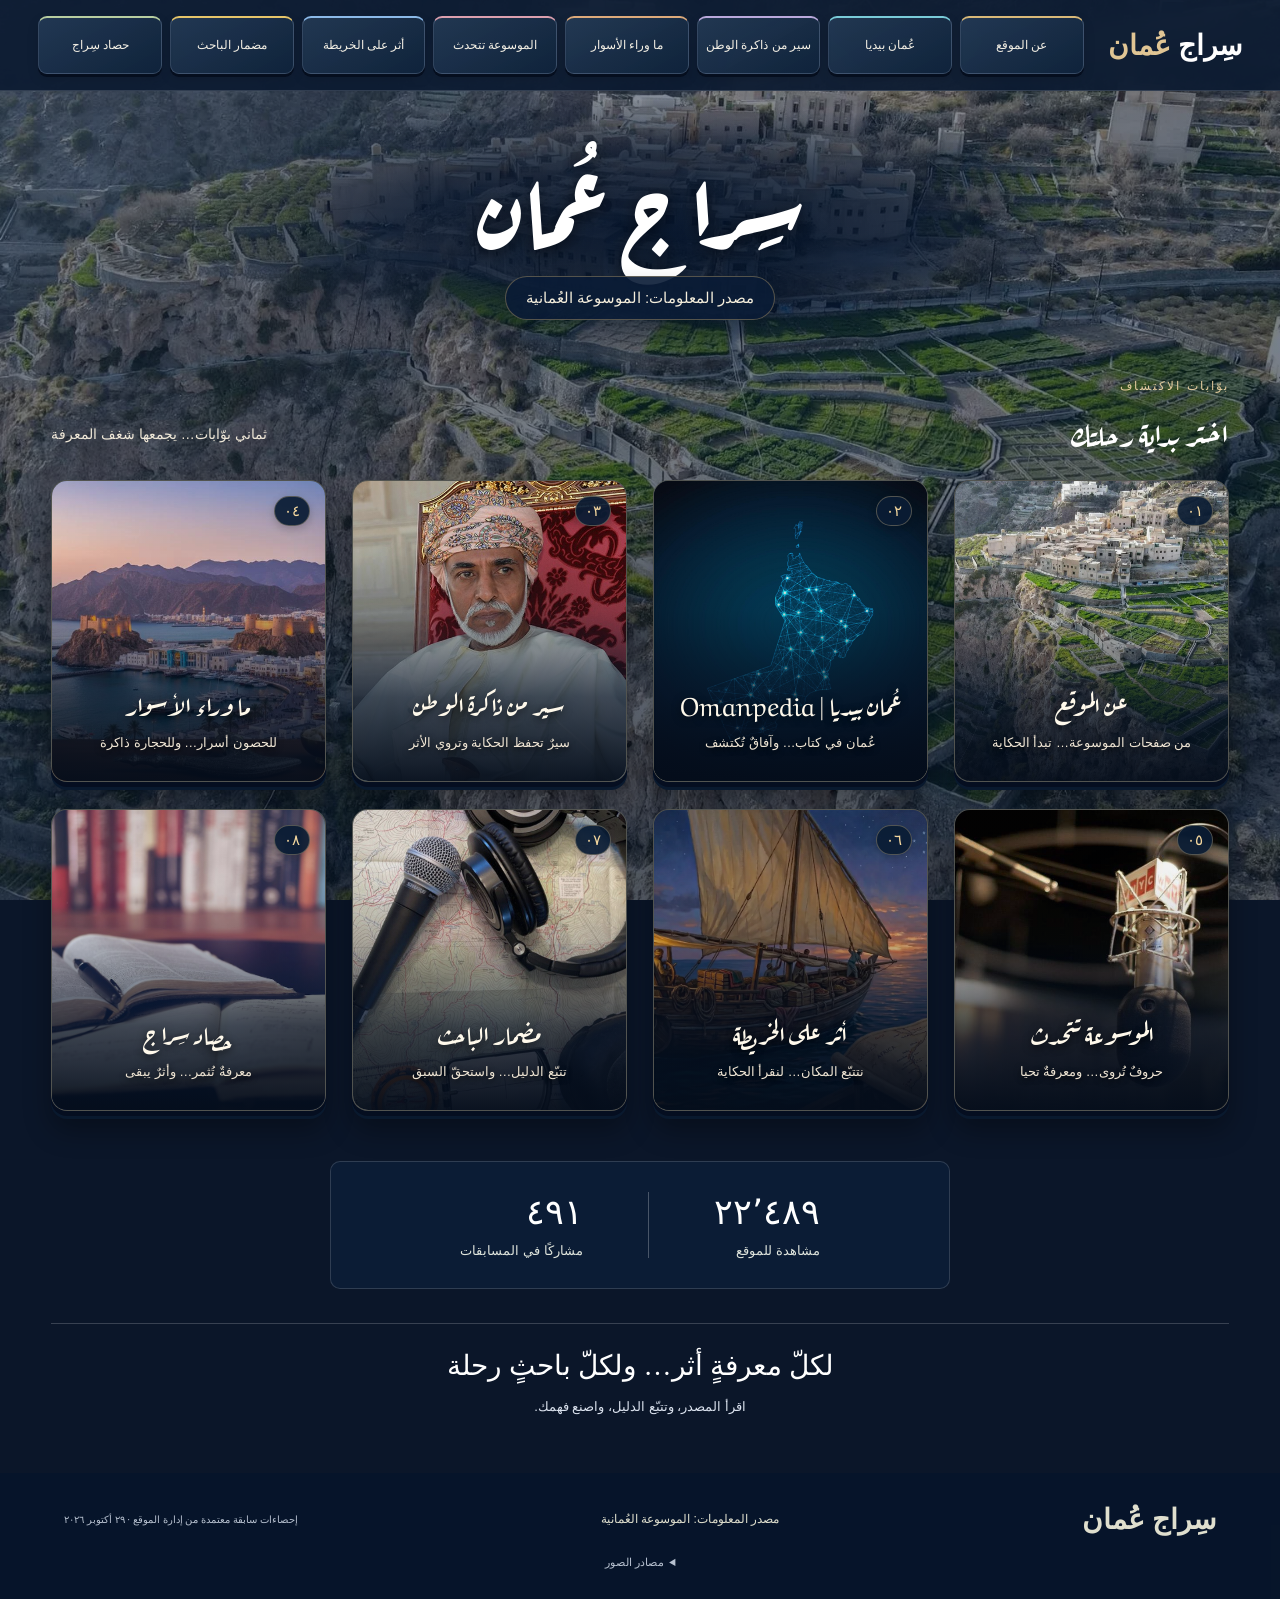
<file: index.html>
<!doctype html><html lang="ar" dir="rtl"><head><meta charset="utf-8"><meta name="viewport" content="width=device-width,initial-scale=1"><meta name="description" content="سراج عُمان: رحلة معرفية مصدرها الموسوعة العُمانية، عبر الشخصيات والقلاع والخرائط وتحديات البحث."><title>سراج عُمان | رحلة المعرفة</title><style>
:root{--ink:#193c32;--gold:#b28c53;--cream:#f6f3eb}*{box-sizing:border-box}html{scroll-behavior:smooth;scroll-padding-top:90px}body{margin:0;background:var(--cream);color:var(--ink);font-family:Tahoma,Arial,sans-serif}button,a{-webkit-tap-highlight-color:transparent}a{color:inherit;text-decoration:none}button{font:inherit}header{position:absolute;z-index:5;top:0;width:100%;color:white;border-bottom:1px solid #ffffff30}.nav{max-width:1320px;margin:auto;padding:24px 5%;display:flex;align-items:center;justify-content:space-between}.brand{font-family:Georgia,'Times New Roman',serif;font-size:28px;font-weight:bold}.brand span{color:#e0c594}nav{display:flex;gap:30px;font-size:14px}nav a:hover{color:#e0c594}.hero{min-height:780px;height:94svh;max-height:1050px;position:relative;display:flex;align-items:center;color:white;isolation:isolate}.hero>img{position:absolute;inset:0;width:100%;height:100%;object-fit:cover;object-position:center;z-index:-3}.hero:after{content:'';position:absolute;inset:0;background:linear-gradient(270deg,rgba(5,24,21,.8),rgba(5,24,21,.3) 65%),linear-gradient(0deg,rgba(5,24,21,.8),transparent 60%);z-index:-2}.hero-inner{width:100%;max-width:1320px;margin:auto;padding:130px 5% 180px}.eyebrow{font-size:13px;letter-spacing:2px;color:#dec79d;display:flex;gap:12px;align-items:center}.eyebrow:before{content:'';width:34px;height:1px;background:#dec79d}h1{font-family:'Times New Roman',serif;font-weight:normal;font-size:clamp(66px,8vw,116px);margin:22px 0 10px;line-height:1.2}.source{font-size:16px;color:#f1dfbf;margin:0 0 32px}.hero h2{font-size:clamp(22px,3vw,34px);font-weight:normal;line-height:1.7;margin:0 0 30px}.primary{display:inline-flex;align-items:center;gap:45px;background:#e6d6b6;color:#17362d;padding:18px 28px;border-radius:3px;font-weight:bold;font-size:15px;transition:.2s}.primary:hover{background:white;transform:translateY(-3px)}.hero-bottom{position:absolute;bottom:36px;left:5%;right:5%;display:flex;justify-content:space-between;align-items:end;max-width:1188px;margin:auto}.stats{display:flex;gap:38px}.stat+ .stat{border-right:1px solid #ffffff40;padding-right:38px}.stat strong{font-family:Georgia,serif;font-size:36px;font-weight:normal;display:block}.stat span{font-size:12px;color:#e0e5dd;display:block;margin-top:10px}.scroll{font-size:12px;color:#e0e5dd}.scroll b{margin-right:18px;font-size:25px}main{max-width:1320px;margin:auto;padding:0 5%}.about{display:grid;grid-template-columns:1fr 1fr;gap:70px;padding:90px 0;border-bottom:1px solid #dcd8cc;align-items:center}.sectionlabel{font-size:12px;letter-spacing:2px;color:#8c7249}.about h2,.sectionhead h2{font-family:'Times New Roman',serif;font-size:42px;line-height:1.5;margin:14px 0 0;font-weight:normal}.about p{font-size:16px;color:#637066;line-height:2.2;margin:12px 0}.about-title{position:relative;padding-right:26px;border-right:3px solid var(--gold)}.sectionhead{display:flex;justify-content:space-between;align-items:end;margin:70px 0 35px}.sectionhead p{font-size:14px;color:#748075}.grid{display:grid;grid-template-columns:repeat(3,1fr);gap:28px;padding-bottom:80px}.card{display:block;overflow:hidden;text-align:right;padding:0;background:#fffdf8;border:1px solid #e3dfd3;border-radius:5px;color:var(--ink);cursor:pointer;transition:transform .25s,box-shadow .25s}.card:hover{transform:translateY(-7px);box-shadow:0 16px 36px #193c3214}.card:focus-visible,a:focus-visible,button:focus-visible{outline:3px solid #c08d38;outline-offset:5px}.art{position:relative;aspect-ratio:1.65;overflow:hidden}.art img{width:100%;height:100%;object-fit:cover;transition:transform .4s}.card:hover img{transform:scale(1.04)}.number{position:absolute;top:16px;right:18px;font-family:Georgia,serif;font-size:15px;color:#dec79d}.cardbody{padding:27px}.tag{font-size:11px;color:#937348}.card h3{font-family:'Times New Roman',serif;font-size:26px;font-weight:normal;margin:12px 0}.card p{font-size:13px;color:#6e796e;margin:0;line-height:1.9}.discover{border-top:1px solid #e6e2d7;display:flex;align-items:center;justify-content:space-between;font-size:12px;margin-top:24px;padding-top:18px}.discover b{font-size:24px;font-weight:normal;color:#98794c}.closing{text-align:center;padding:45px 20px 65px;border-top:1px solid #dcd8cc}.closing span{font-size:28px;font-family:'Times New Roman',serif}.closing p{color:#788174;font-size:13px;line-height:1.9}footer{background:#15372e;color:#dfdfce;padding:30px 5%;display:flex;justify-content:space-between;align-items:center;font-size:12px;gap:20px}footer small{color:#b5c0af}dialog{border:none;border-radius:9px;padding:0;background:var(--cream);color:var(--ink);max-width:640px;width:calc(100% - 34px);max-height:85svh;box-shadow:0 30px 100px #0006}dialog::backdrop{background:#081e19bb;backdrop-filter:blur(6px)}.modal-inner{padding:40px}.close{border:1px solid #d5d1c5;background:none;border-radius:50%;width:38px;height:38px;cursor:pointer;font-size:23px;float:left}.modal-inner h2{font-family:'Times New Roman',serif;font-size:34px;clear:both;padding-top:10px}.modal-inner p{line-height:2.1;color:#5b6d60}.note{background:#eae6da;border-right:3px solid #b28c53;padding:18px;font-size:13px}.modal-inner .primary{border:0;margin-top:12px;cursor:pointer}@media(min-width:1500px){.hero-bottom{left:0;right:0}}@media(max-width:900px){.grid{grid-template-columns:repeat(2,1fr)}nav{gap:18px}.about{gap:30px}.hero{min-height:730px}}@media(max-width:600px){.nav{padding:20px 6%}.brand{font-size:24px}nav a:nth-child(2){display:none}nav{gap:16px;font-size:12px}.hero{height:90svh;min-height:680px;max-height:850px}.hero-inner{padding:120px 7% 200px}.hero>img{object-position:57% center}.hero:after{background:linear-gradient(0deg,#071d19d9,rgba(7,29,25,.35)),linear-gradient(270deg,#071d1955,transparent)}.hero h2{font-size:24px}.source{font-size:14px}h1{font-size:76px}.hero-bottom{right:7%;left:7%;bottom:32px}.stat strong{font-size:30px}.stats{gap:25px}.stat+ .stat{padding-right:25px}.scroll{display:none}.about{grid-template-columns:1fr;gap:20px;padding:55px 0}.about h2,.sectionhead h2{font-size:34px}.about p{font-size:15px}.sectionhead{display:block;margin-top:50px}.sectionhead p{line-height:1.8}.grid{grid-template-columns:1fr;gap:24px;padding-bottom:45px}.card h3{font-size:28px}.card p{font-size:14px}.art{aspect-ratio:1.8}.cardbody{padding:25px}footer{display:block;text-align:center;line-height:2.4}.modal-inner{padding:25px}}@media(prefers-reduced-motion:reduce){html{scroll-behavior:auto}*{transition:none!important}}

/* Photographic gateways over the supplied landscape. */
body{background:#132c24;color:#fff}body:before{content:'';position:fixed;inset:0;z-index:-2;background:linear-gradient(#071d1970,#071d19aa),url('assets/oman.webp') center/cover no-repeat}header{position:sticky;top:0;background:#102d26df;backdrop-filter:blur(16px);border-bottom:1px solid #ffffff25}.nav{max-width:1500px;gap:28px;padding:18px 3%}.brand{white-space:nowrap}nav{gap:20px;flex-wrap:wrap;justify-content:flex-start;font-size:12px;line-height:1.8}nav a{white-space:nowrap}.hero{height:auto;min-height:0;max-height:none;background:none;display:block}.hero>img,.hero:after{display:none}.hero-inner{padding:55px 5% 25px;text-align:center}.eyebrow{justify-content:center}h1{font-size:76px;margin:10px 0}.source{margin-bottom:16px}.hero h2{font-size:26px;margin:12px 0 22px}.hero h2 br{display:none}.primary{padding:13px 23px}.hero-bottom{position:static;justify-content:center;padding:15px 0 10px}.stats{gap:35px}.stat strong{font-size:29px}.stat span{font-size:11px}.scroll{display:none}main{max-width:1480px;padding:0 4%}.sectionhead{margin:28px 0 24px}.sectionhead h2{font-size:32px}.sectionhead .sectionlabel{color:#e5cc9f}.sectionhead p{color:#f0e8d8}.grid{grid-template-columns:repeat(4,minmax(0,1fr));gap:22px;padding-bottom:50px}.card{background:rgba(13,40,33,.73);border:1px solid #ffffff35;backdrop-filter:blur(14px);color:white;border-radius:10px;scroll-margin-top:115px;box-shadow:0 12px 30px #0002}.card:hover{background:rgba(19,54,43,.9);box-shadow:0 16px 38px #0004}.art{aspect-ratio:1.65}.art:after{content:'';position:absolute;inset:0;background:linear-gradient(0deg,#0d28214d,transparent 60%)}.art img{filter:brightness(.88);object-fit:cover}.number{background:#122d26bb;border-radius:30px;padding:5px 9px;z-index:1}.cardbody{padding:22px}.tag{color:#e0c28e}.card h3{font-size:25px;line-height:1.45;min-height:36px}.card p{color:#ede7da;font-size:13px}.discover{border-color:#ffffff30;color:#f0e4d0}.discover b{color:#e0c28e}.closing{border-color:#ffffff30;padding:25px 10px 40px}.closing p{color:#e0e4d8}footer{background:#0b241eef;flex-wrap:wrap}.credits{width:100%;text-align:center;font-size:11px;color:#b5c0af}.credits a{text-decoration:underline;margin:0 8px}dialog{color:#193c32}.modal-inner .sectionlabel{color:#8c7249}@media(max-width:1100px){.grid{grid-template-columns:repeat(3,minmax(0,1fr))}.nav{display:block}.brand{display:block;text-align:center;margin-bottom:12px}nav{justify-content:center}.card{scroll-margin-top:155px}}@media(max-width:750px){.grid{grid-template-columns:repeat(2,minmax(0,1fr))}header .nav{padding:12px 4%}.nav .brand{font-size:23px;margin-bottom:8px}nav{flex-wrap:nowrap;overflow-x:auto;justify-content:flex-start;padding-bottom:8px;gap:22px}nav a:nth-child(2){display:block}.hero-inner{padding:35px 5% 15px}h1{font-size:64px}.hero h2{font-size:21px}.hero-bottom{padding-bottom:12px}.sectionhead{display:block}.sectionhead h2{font-size:30px}.cardbody{padding:17px}.card h3{font-size:23px}.card p{font-size:12px}.sectionhead p{font-size:12px}.closing span{font-size:25px}.card{scroll-margin-top:130px}.art{aspect-ratio:1.4}}@media(max-width:440px){.grid{grid-template-columns:1fr;gap:20px}.art{aspect-ratio:1.85}.cardbody{padding:22px}.card h3{font-size:27px}.card p{font-size:14px}.sectionhead{margin-top:28px}.source{font-size:14px}}

.hero-inner{padding:48px 5% 34px}.hero h1{margin:0 0 14px;font-size:72px}.hero .source{margin:0;font-size:16px;line-height:1.9}.sectionhead{margin-top:18px}.bottom-statistics{display:flex;justify-content:center;margin:0 auto 34px;padding:30px 25px;background:#102d26c9;border:1px solid #ffffff25;border-radius:10px;max-width:620px;backdrop-filter:blur(12px)}.bottom-statistics .stats{gap:65px}.bottom-statistics .stat+.stat{padding-right:65px}.bottom-statistics .stat strong{font-size:35px}.bottom-statistics .stat span{font-size:13px}nav{gap:15px}@media(max-width:750px){.hero-inner{padding:35px 5% 25px}.hero h1{font-size:58px}.hero .source{font-size:14px}.bottom-statistics .stats{gap:28px}.bottom-statistics .stat+.stat{padding-right:28px}.bottom-statistics .stat strong{font-size:30px}.bottom-statistics .stat span{font-size:11px}.sectionhead{margin-top:10px}}
.card{display:flex;flex-direction:column;align-items:stretch}.art{flex:none;width:100%;height:auto}.art img{display:block;position:absolute;inset:0;height:100%;width:100%}.cardbody{flex:1;display:flex;flex-direction:column}.discover{margin-top:auto;padding-top:18px}.card p{margin-bottom:22px}
/* Raised cards and a high-contrast title, with restrained motion. */
.hero-inner{position:relative;isolation:isolate;padding:46px 5% 38px}.hero-inner:before{content:'';position:absolute;inset:10px 15% 0;z-index:-1;background:radial-gradient(ellipse at center,#071d23ed 0%,#071d23a8 42%,transparent 72%);pointer-events:none}.hero h1{font-size:clamp(66px,7.8vw,106px);font-weight:bold;line-height:1.3;letter-spacing:0;margin:0 0 9px;text-shadow:0 3px 2px #031311,0 8px 22px #0009}.title-siraj{color:#fffdf3}.title-oman{color:#fff;text-shadow:0 3px 1px #5a3e18,0 8px 24px #0009}.hero .source{display:inline-block;color:#f5eedc;background:#08221de0;border:1px solid #eac27855;border-radius:30px;padding:7px 20px;font-size:15px;box-shadow:0 5px 18px #0002}.grid{gap:28px;perspective:1600px;align-items:stretch}.card{position:relative;border-radius:16px;border:1px solid #d6c39866;background:linear-gradient(145deg,#254d42f2,#0b2a24f5);box-shadow:0 5px 0 #071e19,0 8px 0 #09261f,0 19px 28px #0005,inset 0 1px 0 #fff3;transform:perspective(1100px) rotateX(0) rotateY(0);transition:transform .4s cubic-bezier(.2,.7,.25,1),box-shadow .4s,border-color .4s;will-change:auto;isolation:isolate}.card:hover,.card:focus-visible{transform:perspective(1100px) translateY(-8px) rotateX(var(--rx,0deg)) rotateY(var(--ry,0deg));border-color:#efd398b0;box-shadow:0 6px 0 #071e19,0 10px 0 #09261f,0 28px 44px #0006,inset 0 1px 0 #fff5;background:linear-gradient(145deg,#2b5548fa,#0c2e26fa)}.art{aspect-ratio:1.65;border-bottom:1px solid #d6c39833}.art img{filter:none;transition:transform .65s cubic-bezier(.2,.7,.25,1)}.card:hover img{transform:scale(1.035)}.art:after{background:linear-gradient(0deg,#0b29244d,transparent 40%)}#encyclopedia .art{background:#031622}#encyclopedia .art img{object-fit:contain}#forts .art img{object-position:50% 38%}#map .art img{object-position:50% 55%}.cardbody{text-align:center;padding:25px 20px 23px}.card h3{font-size:27px;line-height:1.45;text-align:center;margin:12px 0;color:#fff9e8;text-shadow:0 2px 4px #0004}.card p{text-align:center;color:#e4e6dc;line-height:1.9;font-size:13px}.tag{color:#e8c78e;font-size:11px}.discover{justify-content:center;gap:18px;border-color:#e9d5a62b;color:#eace9d;padding-top:16px}.discover b{font-size:22px;color:#eace9d}.number{background:#09261ee8;color:#f4d79e;border:1px solid #ddc28c55;box-shadow:0 3px 8px #0003}.card:active{transform:perspective(1100px) translateY(-2px);transition-duration:.15s}@media(max-width:750px){.grid{gap:24px}.hero-inner{padding:30px 5%}.hero-inner:before{inset:0 3%}.hero h1{font-size:67px}.hero .source{font-size:13px;padding:6px 15px}.cardbody{padding:23px 18px}.card h3{font-size:25px}}@media(prefers-reduced-motion:reduce){.card,.card:hover,.card:active,.card:focus-visible{transform:none!important}.card img,.card:hover img{transform:none!important}}

/* Midnight navy theme */
:root{--ink:#172b46}body{background:#0b1629}body:before{background:linear-gradient(#07152b75,#07152baa),url('assets/oman.webp') center/cover no-repeat}header{background:#0c1b32ed}.hero-inner:before{background:radial-gradient(ellipse at center,#06152ced 0%,#06152ca8 42%,transparent 72%)}.hero .source{background:#0a1c36e8}.hero h1{text-shadow:0 3px 2px #030c1c,0 8px 22px #0009}.card{background:linear-gradient(145deg,#263d5af2,#0d203af5);box-shadow:0 5px 0 #050e20,0 8px 0 #09192e,0 19px 28px #0005,inset 0 1px 0 #fff3}.card:hover,.card:focus-visible{background:linear-gradient(145deg,#304b6dfa,#102742fa);box-shadow:0 6px 0 #050e20,0 10px 0 #09192e,0 28px 44px #0006,inset 0 1px 0 #fff5}.number{background:#0a1c34ed}.art:after{background:linear-gradient(0deg,#0c20384d,transparent 40%)}.bottom-statistics{background:#0c1e38de}footer{background:#07152bed}footer small,.credits{color:#b7c1d0}.closing p{color:#dbe2ee}.primary{color:#152a46}dialog{color:#172b46}.modal-inner p{color:#506078}

/* Full-image gateways with compact overlaid captions. */
.card,.card:hover,.card:focus-visible{background:#09182a;min-height:0;aspect-ratio:1/1.1;display:block;position:relative;text-align:center;border:1px solid #e4cc9b55;border-radius:16px;overflow:hidden}.card .art{position:absolute;inset:0;width:100%;height:100%;aspect-ratio:auto;border:0;z-index:0}.card .art img{width:100%;height:100%;object-fit:cover;filter:none;transition:transform .65s ease}.card .art:after{background:linear-gradient(180deg,#0612240d 25%,#06122430 43%,#061224bd 72%,#040d1bf5 100%)}.card .cardbody{position:absolute;inset:auto 0 0;padding:22px 17px 27px;z-index:2;text-align:center;background:none}.card .tag,.card .discover{display:none}.card h3{font-size:26px;line-height:1.45;margin:0 0 8px;min-height:0;color:#fff9eb;text-shadow:0 2px 8px #000b}.card p{font-size:13px;line-height:1.8;margin:0;color:#eee4d3;text-shadow:0 2px 6px #000c}.card .number{top:15px;right:15px}.cardbody:after{content:'↖';position:absolute;left:15px;top:-15px;color:#f4d394;font-size:23px;opacity:0;transform:translateY(5px);transition:opacity .3s,transform .3s}.card:hover .cardbody:after,.card:focus-visible .cardbody:after{opacity:1;transform:translateY(0)}#encyclopedia .art img{object-fit:cover;object-position:center 35%}#people .art img{object-position:50% 15%}#forts .art img{object-position:50% 35%}#map .art img{object-position:42% center}.grid{gap:26px}.card:hover img{transform:scale(1.045)}@media(max-width:750px){.card,.card:hover,.card:focus-visible{aspect-ratio:1/1.15}.card h3{font-size:23px}.card p{font-size:12px}.card .cardbody{padding:20px 13px 24px}}@media(max-width:440px){.card,.card:hover,.card:focus-visible{aspect-ratio:1.16}.card h3{font-size:29px}.card p{font-size:14px}.card .cardbody{padding:23px 18px 27px}}@media(prefers-reduced-motion:reduce){.cardbody:after{transition:none;transform:none}}

/* Distinct navigation tiles */
header .nav{max-width:1600px;padding:16px 3%;gap:24px;align-items:center}header nav{flex:1;display:grid;grid-template-columns:repeat(8,minmax(0,1fr));gap:8px;overflow:visible;line-height:1.55}header nav a{white-space:normal;display:flex;align-items:center;justify-content:center;text-align:center;min-height:58px;padding:9px 8px;border:1px solid #b9c9e333;border-top:2px solid var(--nav-accent,#d8b878);border-radius:9px;background:linear-gradient(150deg,#263d58d9,#10243cf0);box-shadow:0 3px 0 #050e1e,0 5px 12px #0002;color:#f4f0e5;font-size:12px;transition:background .25s,transform .25s,border-color .25s,box-shadow .25s}header nav a:nth-child(1){--nav-accent:#d8b878}header nav a:nth-child(2){--nav-accent:#79cbd8}header nav a:nth-child(3){--nav-accent:#b9a8db}header nav a:nth-child(4){--nav-accent:#dca97a}header nav a:nth-child(5){--nav-accent:#db9fae}header nav a:nth-child(6){--nav-accent:#8bb9e8}header nav a:nth-child(7){--nav-accent:#e5c469}header nav a:nth-child(8){--nav-accent:#b7cda0}header nav a:hover,header nav a[aria-current="location"]{color:#fff6dc;background:linear-gradient(150deg,#3b5272,#20354f);border-color:var(--nav-accent);box-shadow:0 3px 0 #050e1e,0 8px 18px #0004;transform:translateY(-2px)}header nav a:active{transform:translateY(1px)}.card{scroll-margin-top:125px}@media(max-width:1100px){header .nav{display:block}header .brand{margin-bottom:12px}header nav{grid-template-columns:repeat(4,minmax(0,1fr));max-width:850px;margin:auto}.card{scroll-margin-top:240px}}@media(max-width:750px){header .nav{padding:10px 4%}header .brand{margin-bottom:9px}header nav{display:flex;overflow-x:auto;gap:9px;justify-content:flex-start;padding:2px 2px 8px;scroll-snap-type:x proximity;scrollbar-width:thin;scrollbar-color:#b99b63 #10243c}header nav a,header nav a:nth-child(2){display:flex;flex:0 0 126px;min-height:54px;font-size:12px;scroll-snap-align:start}.card{scroll-margin-top:150px}}@media(prefers-reduced-motion:reduce){header nav a:hover,header nav a[aria-current="location"],header nav a:active{transform:none}}
</style><link rel="stylesheet" href="/headings.css">
</head><body class="homepage"><header><div class="nav"><a href="#home" class="brand">سِراج <span>عُمان</span></a><nav aria-label="روابط بطاقات الصفحات"><a href="about.html">عن الموقع</a><a href="pedia.html">عُمان بيديا</a><a href="faces.html">سير من ذاكرة الوطن</a><a href="forts.html">ما وراء الأسوار</a><a href="voice.html">الموسوعة تتحدث</a><a href="map.html">أثر على الخريطة</a><a href="research.html">مضمار الباحث</a><a href="#harvest">حصاد سِراج</a></nav></div></header><section class="hero" id="home"><img src="assets/oman.webp" alt="قرية جبلية ومدرجات زراعية خضراء في عُمان" fetchpriority="high"><div class="hero-inner"><h1><span class="title-siraj">سِراج</span> <span class="title-oman">عُمان</span></h1><p class="source">مصدر المعلومات: الموسوعة العُمانية</p></div></section><main><section id="paths"><div class="sectionhead"><div><span class="sectionlabel">بوّابات الاكتشاف</span><h2>اختر بداية رحلتك</h2></div><p>ثماني بوّابات… يجمعها شغف المعرفة</p></div><div class="grid"><a class="card" id="about" href="about.html"><div class="art"><img src="assets/oman.webp" alt="قرية عُمانية ومدرّجاتها الزراعية" loading="lazy"><span class="number">٠١</span></div><div class="cardbody"><span class="tag">الفكرة والرسالة</span><h3>عن الموقع</h3><p>من صفحات الموسوعة… تبدأ الحكاية</p><span class="discover">تعرّف على الموقع <b>↖</b></span></div></a><button class="card" id="encyclopedia" data-index="0" aria-haspopup="dialog"><div class="art"><img src="assets/omanpedia-map.png" alt="صورة دالّة على: عُمان بيديا | Omanpedia" loading="lazy"/><span class="number">٠٢</span></div><div class="cardbody"><span class="tag">القراءة والبحث</span><h3 dir="auto">عُمان بيديا | Omanpedia</h3><p>عُمان في كتاب… وآفاقٌ تُكتشف</p><span class="discover">اكتشف المسار <b>↖</b></span></div></button><a class="card" id="people" href="faces.html"><div class="art"><img src="assets/people.jpg" alt="صورة دالّة على: سير من ذاكرة الوطن" loading="lazy"/><span class="number">٠٣</span></div><div class="cardbody"><span class="tag">الشخصيات والأثر</span><h3 dir="auto">سير من ذاكرة الوطن</h3><p>سيرٌ تحفظ الحكاية وتروي الأثر</p><span class="discover">اكتشف المسار <b>↖</b></span></div></a><button class="card" id="forts" data-index="2" aria-haspopup="dialog"><div class="art"><img src="assets/omani-forts.png" alt="صورة دالّة على: ما وراء الأسوار" loading="lazy"/><span class="number">٠٤</span></div><div class="cardbody"><span class="tag">المكان والتاريخ</span><h3 dir="auto">ما وراء الأسوار</h3><p>للحصون أسرار… وللحجارة ذاكرة</p><span class="discover">اكتشف المسار <b>↖</b></span></div></button><button class="card" id="voice" data-index="3" aria-haspopup="dialog"><div class="art"><img src="assets/voice.jpg" alt="صورة دالّة على: الموسوعة تتحدث" loading="lazy"/><span class="number">٠٥</span></div><div class="cardbody"><span class="tag">الصوت والمشهد</span><h3 dir="auto">الموسوعة تتحدث</h3><p>حروفٌ تُروى… ومعرفةٌ تحيا</p><span class="discover">اكتشف المسار <b>↖</b></span></div></button><a class="card" id="map" href="map.html"><div class="art"><img src="assets/voyage.webp" alt="مشهد تعبيري لسفينة وملاحة بحرية" loading="lazy"/><span class="number">٠٦</span></div><div class="cardbody"><span class="tag">الجغرافيا والاكتشاف</span><h3 dir="auto">أثر على الخريطة</h3><p>نتتبّع المكان… لنقرأ الحكاية</p><span class="discover">اكتشف المسار <b>↖</b></span></div></a><a class="card" id="research" href="research.html"><div class="art"><img src="assets/quest.jpg" alt="صورة دالّة على: مضمار الباحث" loading="lazy"/><span class="number">٠٧</span></div><div class="cardbody"><span class="tag">التحدّي والبرهان</span><h3 dir="auto">مضمار الباحث</h3><p>تتبّع الدليل… واستحقّ السبق</p><span class="discover">اكتشف المسار <b>↖</b></span></div></a><button class="card" id="harvest" data-index="7" aria-haspopup="dialog"><div class="art"><img src="assets/harvest.jpg" alt="صورة تعبيرية لكتب وملاحظات توثّق رحلة التعلّم" loading="lazy"><span class="number">٠٨</span></div><div class="cardbody"><span class="tag">التعلّم والمشاركة والأثر</span><h3>حصاد سِراج</h3><p>معرفةٌ تُثمر… وأثرٌ يبقى</p><span class="discover">اكتشف الحصاد <b>↖</b></span></div></button></div></section><div class="bottom-statistics"><div class="stats" aria-label="إحصاءات الموقع"><div class="stat"><strong>٢٢٬٤٨٩</strong><span>مشاهدة للموقع</span></div><div class="stat"><strong>٤٩١</strong><span>مشاركًا في المسابقات</span></div></div></div><div class="closing"><span>لكلّ معرفةٍ أثر… ولكلّ باحثٍ رحلة</span><p>اقرأ المصدر، وتتبّع الدليل، واصنع فهمك.</p></div></main><footer><span class="brand">سِراج عُمان</span><span>مصدر المعلومات: الموسوعة العُمانية</span><small>إحصاءات سابقة معتمدة من إدارة الموقع · ٢٩ أكتوبر ٢٠٢٦</small><details class="credits"><summary>مصادر الصور</summary><p>الصورة الرئيسية وصور موسوعة عُمان وما وراء الأسوار وأثر على الخريطة: مقدّمة من إدارة الموقع. الصور الأخرى صور دالّة على موضوعات الأقسام.</p><a href="https://www.aljazeera.net" target="_blank" rel="noopener">صورة السلطان قابوس — الجزيرة</a><a href="https://www.wnyc.org/story/jonathan-schwartz-and-adam-gopnik-conversation/" target="_blank" rel="noopener">الإذاعة — WNYC</a><a href="https://www.espaces.ca/articles/actualites/8493-balados-du-plein-air-et-de-laventure-plein-les-oreilles" target="_blank" rel="noopener">أدوات البحث — Espaces</a><a href="https://images.unsplash.com/photo-1456513080510-7bf3a84b82f8" target="_blank" rel="noopener">الكتب والملاحظات — Unsplash</a></details></footer><dialog id="detail"><div class="modal-inner"><button class="close" aria-label="إغلاق">×</button><span class="sectionlabel" id="mtag"></span><h2 id="mtitle"></h2><p id="mdesc"></p><p class="note" id="mnote"></p><button class="primary" id="back">العودة إلى المسارات ←</button></div></dialog><script>
const items=[["books", "عُمان بيديا | Omanpedia", "عُمان في كتاب… وآفاقٌ تُكتشف", "القراءة والبحث", "بوابتك إلى المعرفة العُمانية؛ نقطة الانطلاق لقراءة موضوعات الموسوعة، والبحث في نصوصها، والعودة إلى مصادر المعلومات.", "سيُضاف محتوى الموسوعة وروابط القراءة في المرحلة التالية."], ["people", "سير من ذاكرة الوطن", "سيرٌ تحفظ الحكاية وتروي الأثر", "الشخصيات والأثر", "رحلة في سِيَر شخصيات عُمانية، نقرأ فيها الصلة بين الإنسان وزمانه، وبين قراراته والأثر الذي تركه.", "ستُخصّص صفحات لخمس شخصيات بعد اعتماد أسمائها ومصادرها."], ["fort", "ما وراء الأسوار", "للحصون أسرار… وللحجارة ذاكرة", "المكان والتاريخ", "ثلاث وجهات للاكتشاف: قلعة نزوى، وقلعة صحار، وقلعة الرستاق.", "مراحل الرحلة: تخبرني الموسوعة • أستنطق المشهد • أحدد الموقع • من الموسوعة للعالم • تذكرة العبور."], ["voice", "الموسوعة تتحدث", "حروفٌ تُروى… ومعرفةٌ تحيا", "الصوت والمشهد", "مساحة يتحوّل فيها النص إلى سرد مسموع ومشهد مرئي؛ لتصل المعرفة إلى المتعلّم بأكثر من طريق.", "سيُضاف المحتوى الصوتي والمرئي الموثّق هنا."], ["map", "أثر على الخريطة", "نتتبّع المكان… لنقرأ الحكاية", "الجغرافيا والاكتشاف", "نصل المعلومة بمكانها، ونستكشف كيف تتقاطع الجغرافيا مع حكايات الإنسان والعمران في عُمان.", "ستُربط المواقع بخرائط تفاعلية بعد اعتماد روابطها."], ["quest", "مضمار الباحث", "تتبّع الدليل… واستحقّ السبق", "التحدّي والبرهان", "مساحة للمنافسة المعرفية: اقرأ، وابحث، واجمع الأدلة من الموسوعة، ثم قدّم إجابة يسندها البرهان.", "سيُفتح التسجيل والتحديات بعد اعتماد أسئلة المسابقة وآلية المشاركة."]];items.push(['about','عن الموقع','','الفكرة والرسالة','سراج عُمان مساحة للاستكشاف، نصل فيها المعرفة بمكانها، والشخصيات بأثرها، والنصوص بالأسئلة التي توقظ الفضول. ننطلق من الموسوعة العُمانية لنقرأ ونتتبّع ونستدلّ؛ فتتحوّل المعلومة إلى فهم، والقراءة إلى رحلة.','مصدر المعلومات: الموسوعة العُمانية.']);items.push(['harvest','حصاد سِراج','','التعلّم والمشاركة والأثر','هنا نتابع كيف تغيّر تعلّمنا، ونوثّق أدوار الطالبات في البحث والإعداد والتنفيذ، ومشاركة الأسرة والمجتمع. يجمع حصاد سِراج نتائج القياس القبلي والبعدي، ومراحل العمل، والشواهد التي تُظهر تطوّر المعرفة والمهارات.','ستُضاف النتائج والشواهد الفعلية بعد توثيقها واعتمادها. الصورة تعبيرية وليست توثيقًا لمشاركة طالبات المدرسة.']);const dialog=document.getElementById('detail');function openDetail(i){const x=items[i];document.getElementById('mtag').textContent=x[3];document.getElementById('mtitle').textContent=x[1];document.getElementById('mdesc').textContent=x[4];document.getElementById('mnote').textContent=x[5];dialog.showModal()}document.querySelectorAll('[data-index]').forEach(b=>b.addEventListener('click',()=>{const i=Number(b.dataset.index);if(i===0){location.href='pedia.html';return}if(i===2){location.href='forts.html';return}if(i===3){location.href='voice.html';return}openDetail(i)}));document.querySelector('.close').onclick=()=>dialog.close();document.getElementById('back').onclick=()=>dialog.close();dialog.addEventListener('click',e=>{if(e.target===dialog){const r=dialog.getBoundingClientRect();if(e.clientX<r.left||e.clientX>r.right||e.clientY<r.top||e.clientY>r.bottom)dialog.close()}});

const tiltQuery=window.matchMedia('(hover: hover) and (pointer: fine) and (prefers-reduced-motion: no-preference)');
document.querySelectorAll('.card').forEach(card=>{let frame=0;card.addEventListener('pointermove',e=>{if(!tiltQuery.matches)return;const r=card.getBoundingClientRect();const x=(e.clientX-r.left)/r.width-.5,y=(e.clientY-r.top)/r.height-.5;cancelAnimationFrame(frame);frame=requestAnimationFrame(()=>{card.style.setProperty('--rx',(-y*4).toFixed(2)+'deg');card.style.setProperty('--ry',(x*5).toFixed(2)+'deg')})});card.addEventListener('pointerleave',()=>{cancelAnimationFrame(frame);card.style.setProperty('--rx','0deg');card.style.setProperty('--ry','0deg')})});

const navTiles=[...document.querySelectorAll('header nav a')];function markNav(){navTiles.forEach(a=>{if(a.getAttribute('href')===location.hash)a.setAttribute('aria-current','location');else a.removeAttribute('aria-current')})}window.addEventListener('hashchange',markNav);markNav();
</script></body></html>
</file>
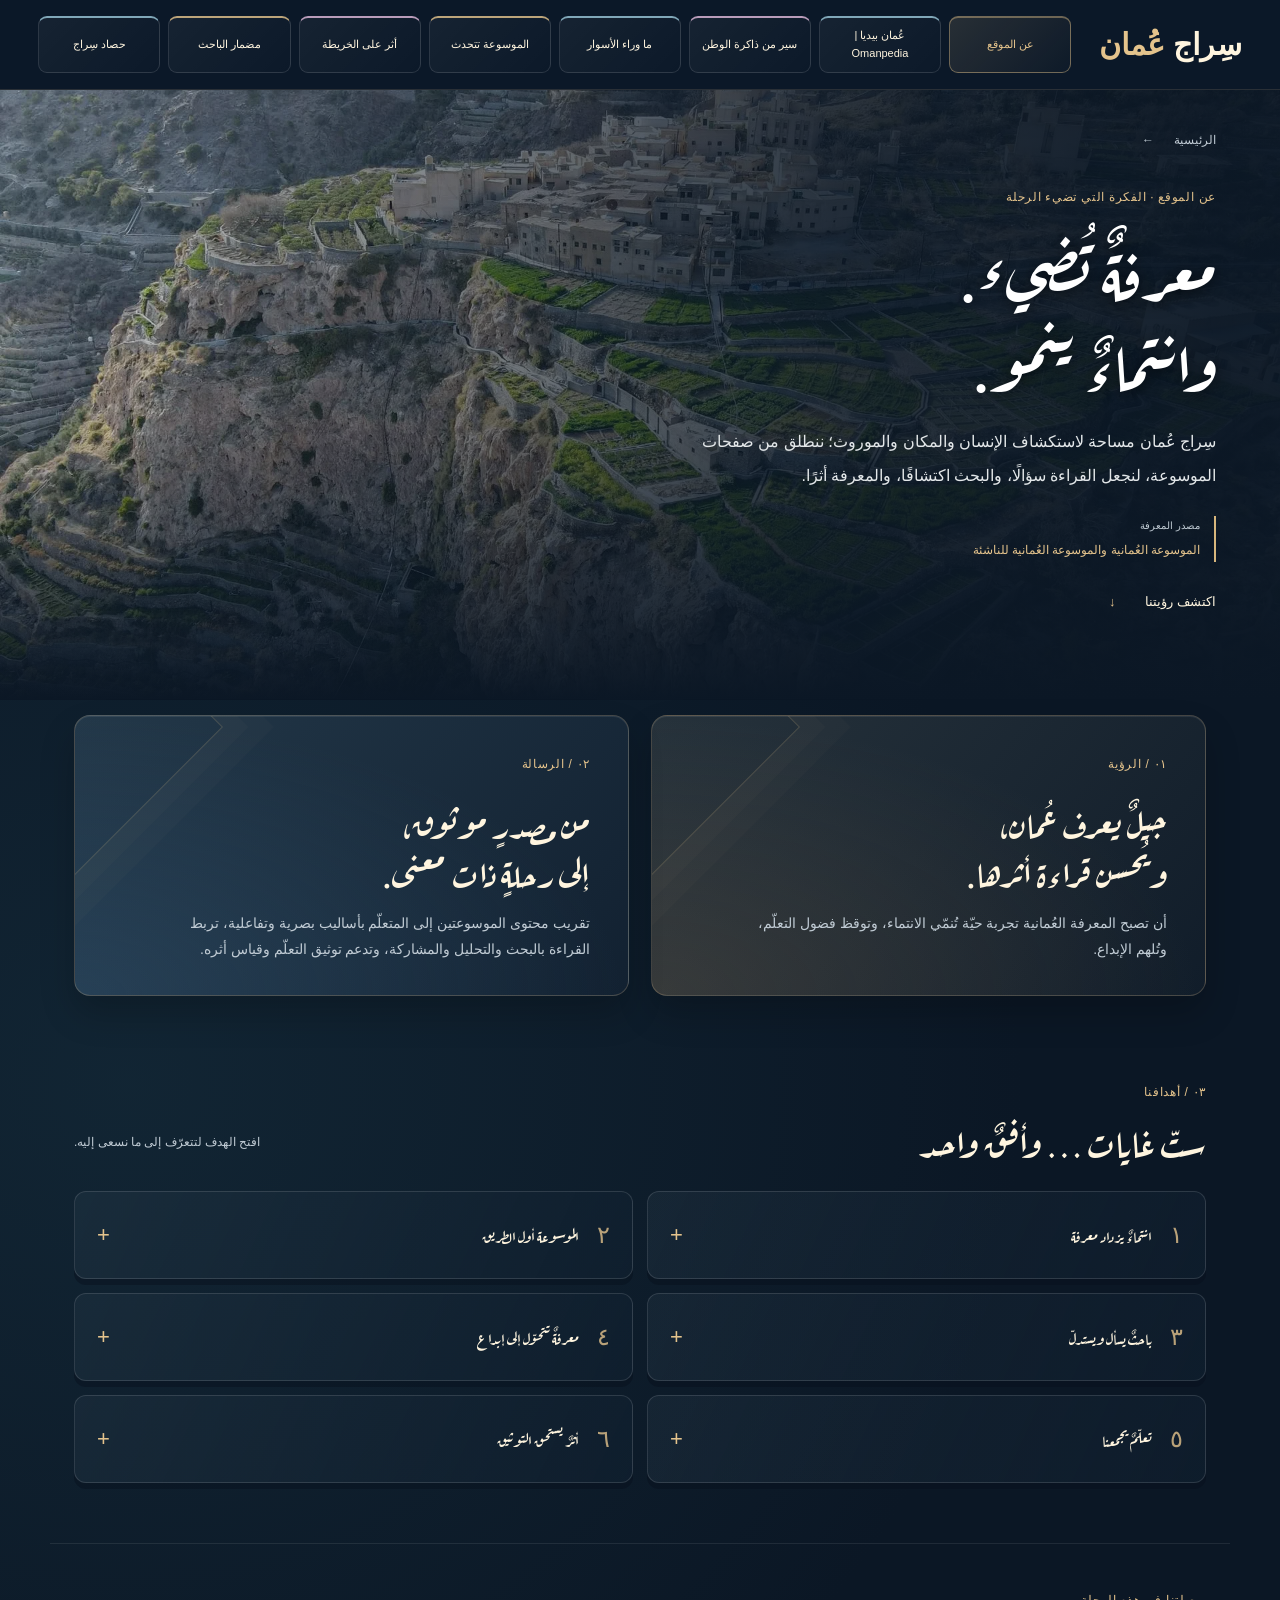
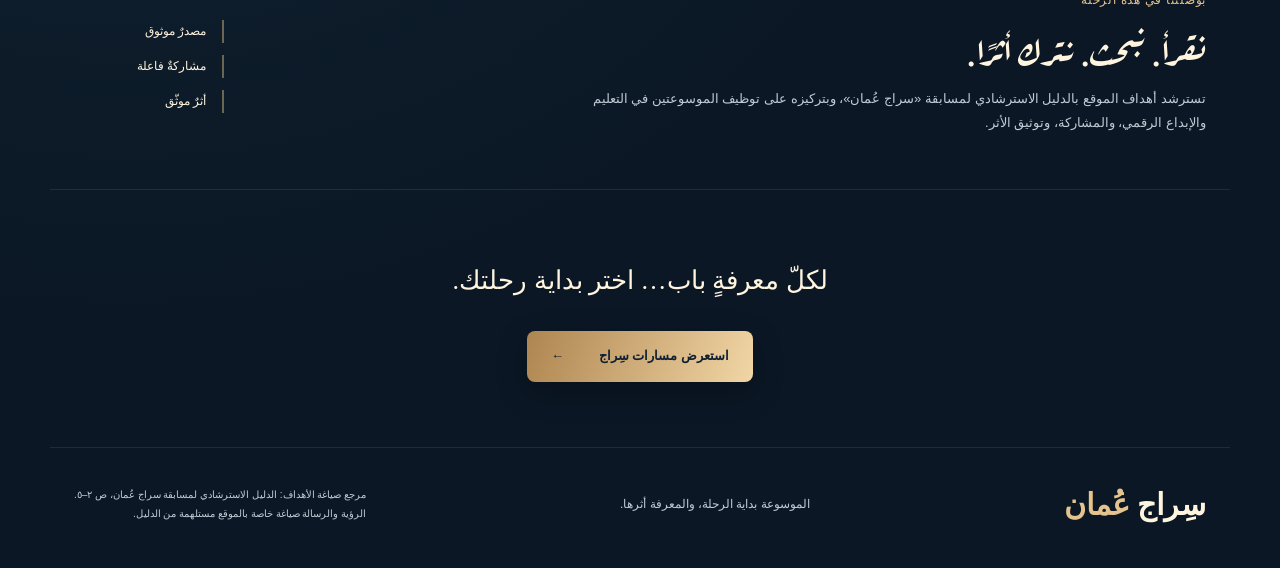
<file: about.html>
<!doctype html><html lang="ar" dir="rtl"><head><meta charset="utf-8"><meta name="viewport" content="width=device-width,initial-scale=1"><title>عن الموقع | سراج عُمان</title><meta name="description" content="رؤية سراج عُمان ورسالته وأهدافه: رحلة معرفية تنطلق من الموسوعة العُمانية إلى البحث والإبداع والأثر."><link rel="stylesheet" href="about.css"><link rel="stylesheet" href="/headings.css">
</head><body><a class="skip" href="#main">انتقل إلى المحتوى</a><header><div class="nav"><a href="index.html" class="brand">سِراج <span>عُمان</span></a><nav aria-label="روابط بطاقات الصفحات"><a href="about.html" aria-current="page">عن الموقع</a><a href="index.html#encyclopedia">عُمان بيديا | Omanpedia</a><a href="index.html#people">سير من ذاكرة الوطن</a><a href="forts.html">ما وراء الأسوار</a><a href="index.html#voice">الموسوعة تتحدث</a><a href="index.html#map">أثر على الخريطة</a><a href="index.html#research">مضمار الباحث</a><a href="index.html#harvest">حصاد سِراج</a></nav></div></header>
<main id="main"><section class="intro"><div class="intro-photo" role="img" aria-label="عمارة عُمانية ومدرّجات زراعية بين الجبال"></div><div class="intro-content"><a class="breadcrumb" href="index.html">الرئيسية <span>←</span></a><p class="eyebrow">عن الموقع · الفكرة التي تضيء الرحلة</p><h1>معرفةٌ تُضيء.<br><em>وانتماءٌ ينمو.</em></h1><p class="lead">سِراج عُمان مساحة لاستكشاف الإنسان والمكان والموروث؛ ننطلق من صفحات الموسوعة، لنجعل القراءة سؤالًا، والبحث اكتشافًا، والمعرفة أثرًا.</p><div class="source">مصدر المعرفة <strong>الموسوعة العُمانية والموسوعة العُمانية للناشئة</strong></div><a class="text-link" href="#purpose">اكتشف رؤيتنا <span>↓</span></a></div></section>
<section id="purpose" class="purpose section"><article class="panel vision"><span class="label">٠١ / الرؤية</span><h2>جيلٌ يعرف عُمان،<br>ويُحسن قراءة أثرها.</h2><p>أن تصبح المعرفة العُمانية تجربة حيّة تُنمّي الانتماء، وتوقظ فضول التعلّم، وتُلهم الإبداع.</p></article><article class="panel mission"><span class="label">٠٢ / الرسالة</span><h2>من مصدرٍ موثوق،<br>إلى رحلةٍ ذات معنى.</h2><p>تقريب محتوى الموسوعتين إلى المتعلّم بأساليب بصرية وتفاعلية، تربط القراءة بالبحث والتحليل والمشاركة، وتدعم توثيق التعلّم وقياس أثره.</p></article></section>
<section class="section goals" aria-labelledby="goals-title"><div class="section-heading"><div><span class="label">٠٣ / أهدافنا</span><h2 id="goals-title">ستّ غايات… وأفقٌ واحد</h2></div><p>افتح الهدف لتتعرّف إلى ما نسعى إليه.</p></div><div class="goal-grid"><details class="goal"><summary><span class="ordinal">١</span><h3>انتماءٌ يزداد معرفة</h3><span class="plus" aria-hidden="true">+</span></summary><p>تعزيز الهوية الوطنية والاعتزاز بالموروث العُماني، عبر قراءة الإنسان والمكان والتاريخ في مصادرهما.</p></details><details class="goal"><summary><span class="ordinal">٢</span><h3>الموسوعة أول الطريق</h3><span class="plus" aria-hidden="true">+</span></summary><p>تشجيع الطلبة والمعلمين على الرجوع إلى الموسوعة العُمانية والموسوعة العُمانية للناشئة بوصفهما مصدرين أساسيين للمعرفة.</p></details><details class="goal"><summary><span class="ordinal">٣</span><h3>باحثٌ يسأل ويستدلّ</h3><span class="plus" aria-hidden="true">+</span></summary><p>تنمية البحث والتحليل: صياغة السؤال، وتتبع المعلومة، ومقارنة الأدلة، وتوثيق المرجع قبل بناء الإجابة.</p></details><details class="goal"><summary><span class="ordinal">٤</span><h3>معرفةٌ تتحوّل إلى إبداع</h3><span class="plus" aria-hidden="true">+</span></summary><p>توظيف مادة الموسوعة في تجارب تعليمية ورقمية مبتكرة؛ من السرد والصورة إلى التحديات المعرفية.</p></details><details class="goal"><summary><span class="ordinal">٥</span><h3>تعلّمٌ يجمعنا</h3><span class="plus" aria-hidden="true">+</span></summary><p>دعم العمل الجماعي والمشاركة الإيجابية، وربط موضوعات الموسوعة بالدروس والأنشطة المدرسية.</p></details><details class="goal"><summary><span class="ordinal">٦</span><h3>أثرٌ يستحق التوثيق</h3><span class="plus" aria-hidden="true">+</span></summary><p>توثيق مراحل العمل والشواهد، وقياس تطور المعرفة والمهارات، لتستمر تجربة التعلم وتتطور.</p></details></div></section><section class="section compass"><div><span class="label">بوصلتنا في هذه الرحلة</span><h2>نقرأ. نبحث. نترك أثرًا.</h2><p>تسترشد أهداف الموقع بالدليل الاسترشادي لمسابقة «سراج عُمان»، وبتركيزه على توظيف الموسوعتين في التعليم والإبداع الرقمي، والمشاركة، وتوثيق الأثر.</p></div><div class="principles"><span>مصدرٌ موثوق</span><span>مشاركةٌ فاعلة</span><span>أثرٌ موثّق</span></div></section><div class="return section"><p>لكلّ معرفةٍ باب… اختر بداية رحلتك.</p><a class="button" href="index.html#paths">استعرض مسارات سِراج <span>←</span></a></div></main><footer><a class="brand" href="index.html">سِراج <span>عُمان</span></a><p>الموسوعة بداية الرحلة، والمعرفة أثرها.</p><small>مرجع صياغة الأهداف: الدليل الاسترشادي لمسابقة سراج عُمان، ص ٢–٥.<br>الرؤية والرسالة صياغة خاصة بالموقع مستلهمة من الدليل.</small></footer></body></html>
</file>
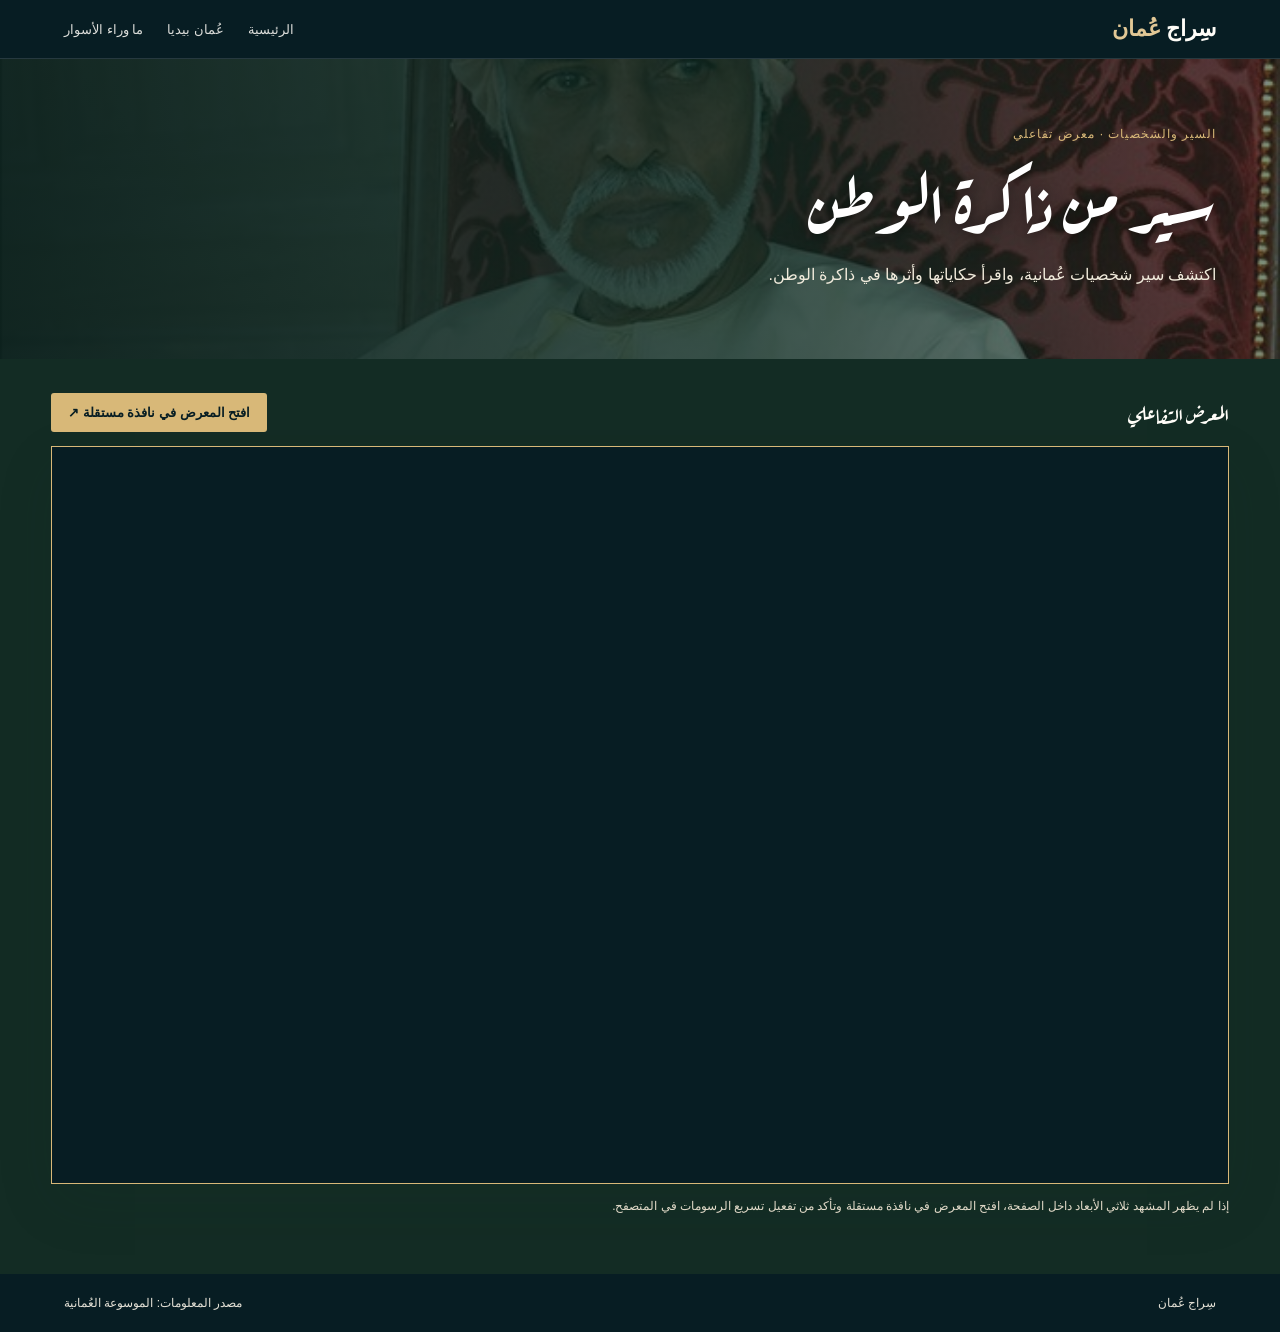
<file: faces.html>
<!doctype html>
<html lang="ar" dir="rtl">
<head>
  <meta charset="utf-8">
  <meta name="viewport" content="width=device-width, initial-scale=1">
  <meta name="description" content="متحف تفاعلي يعرّف بسير من ذاكرة الوطن وحكاياتهم.">
  <title>سير من ذاكرة الوطن | سِراج عُمان</title>
  <link rel="stylesheet" href="/headings.css">
  <style>
    :root{--deep:#071d23;--green:#132c24;--gold:#d8b878;--cream:#fffdf8;--white:#fffdf8}
    *{box-sizing:border-box}html{scroll-behavior:smooth}body{margin:0;background:#132c24;color:#fffdf8;font-family:Tahoma,Arial,sans-serif}
    a{color:inherit;text-decoration:none}.top{background:var(--deep);color:var(--white);border-bottom:1px solid #ffffff20}.nav{max-width:1320px;margin:auto;padding:16px 5%;display:flex;justify-content:space-between;align-items:center;gap:18px}.brand{font:700 22px Georgia,serif;white-space:nowrap}.brand span{color:#e1c795}.navlinks{display:flex;align-items:center;gap:24px;font-size:13px}.navlinks a{opacity:.86}.navlinks a:hover{opacity:1;color:var(--gold)}
    .intro{min-height:300px;padding:55px 5%;color:var(--white);background:linear-gradient(90deg,#071d19ed,#0b2921c9 58%,#0b292185),url('/assets/people.jpg') center 42%/cover no-repeat;display:flex;align-items:center}.intro-inner{width:min(1180px,100%);margin:auto}.eyebrow{color:var(--gold);font-size:12px;letter-spacing:.08em}.intro h1{font-size:clamp(42px,6vw,70px);font-weight:400;color:#fff;margin:12px 0;line-height:1.35}.intro p{font-size:16px;line-height:2;color:#f0eadb;max-width:680px;margin:0}
    .museum{max-width:1320px;margin:34px auto 56px;padding:0 4%}.museumbar{display:flex;justify-content:space-between;align-items:center;gap:14px;margin-bottom:14px}.museumbar h2{font-size:22px;font-weight:500;margin:0;color:#fffdf8}.open-link{background:#d8b878;color:#071d23;border-radius:3px;padding:12px 17px;font-size:13px;font-weight:bold;white-space:nowrap}.open-link:hover{background:#ead09d}.frame-shell{height:min(82vh,900px);min-height:620px;background:#071d23;border:1px solid #d8b878;box-shadow:0 20px 55px #122d241c;overflow:hidden}.frame-shell iframe{display:block;width:100%;height:100%;border:0;background:#071d23}.help{font-size:12px;line-height:1.8;color:#e2dac9;margin:12px 0 0}
    footer{background:var(--deep);color:#e4e1d6;padding:22px 5%;display:flex;justify-content:space-between;gap:20px;font-size:12px}
    @media(max-width:700px){.nav{align-items:flex-start;flex-direction:column}.navlinks{gap:16px;flex-wrap:wrap;font-size:12px}.intro{min-height:260px;padding:40px 6%}.intro p{font-size:14px}.museum{margin:22px auto 38px;padding:0 3%}.museumbar{align-items:flex-start;flex-direction:column}.museumbar h2{font-size:19px}.frame-shell{height:78vh;min-height:540px}footer{flex-direction:column}}
  </style>
</head>
<body>
  <header class="top"><div class="nav"><a class="brand" href="index.html">سِراج <span>عُمان</span></a><nav class="navlinks" aria-label="التنقل"><a href="index.html">الرئيسية</a><a href="pedia.html">عُمان بيديا</a><a href="forts.html">ما وراء الأسوار</a></nav></div></header>
  <section class="intro"><div class="intro-inner"><div class="eyebrow">السير والشخصيات · معرض تفاعلي</div><h1>سير من ذاكرة الوطن</h1><p>اكتشف سير شخصيات عُمانية، واقرأ حكاياتها وأثرها في ذاكرة الوطن.</p></div></section>
  <main class="museum"><div class="museumbar"><h2>المعرض التفاعلي</h2><a class="open-link" href="https://hamidatourism.github.io/oman-faces-museum/" target="_blank" rel="noopener noreferrer">افتح المعرض في نافذة مستقلة ↗</a></div><div class="frame-shell"><iframe title="معرض سير من ذاكرة الوطن التفاعلي" src="https://hamidatourism.github.io/oman-faces-museum/" allow="fullscreen; autoplay; accelerometer; gyroscope; xr-spatial-tracking" allowfullscreen loading="eager"></iframe></div><p class="help">إذا لم يظهر المشهد ثلاثي الأبعاد داخل الصفحة، افتح المعرض في نافذة مستقلة وتأكد من تفعيل تسريع الرسومات في المتصفح.</p></main>
  <footer><a href="index.html">سِراج عُمان</a><span>مصدر المعلومات: الموسوعة العُمانية</span></footer>
</body>
</html>
</file>
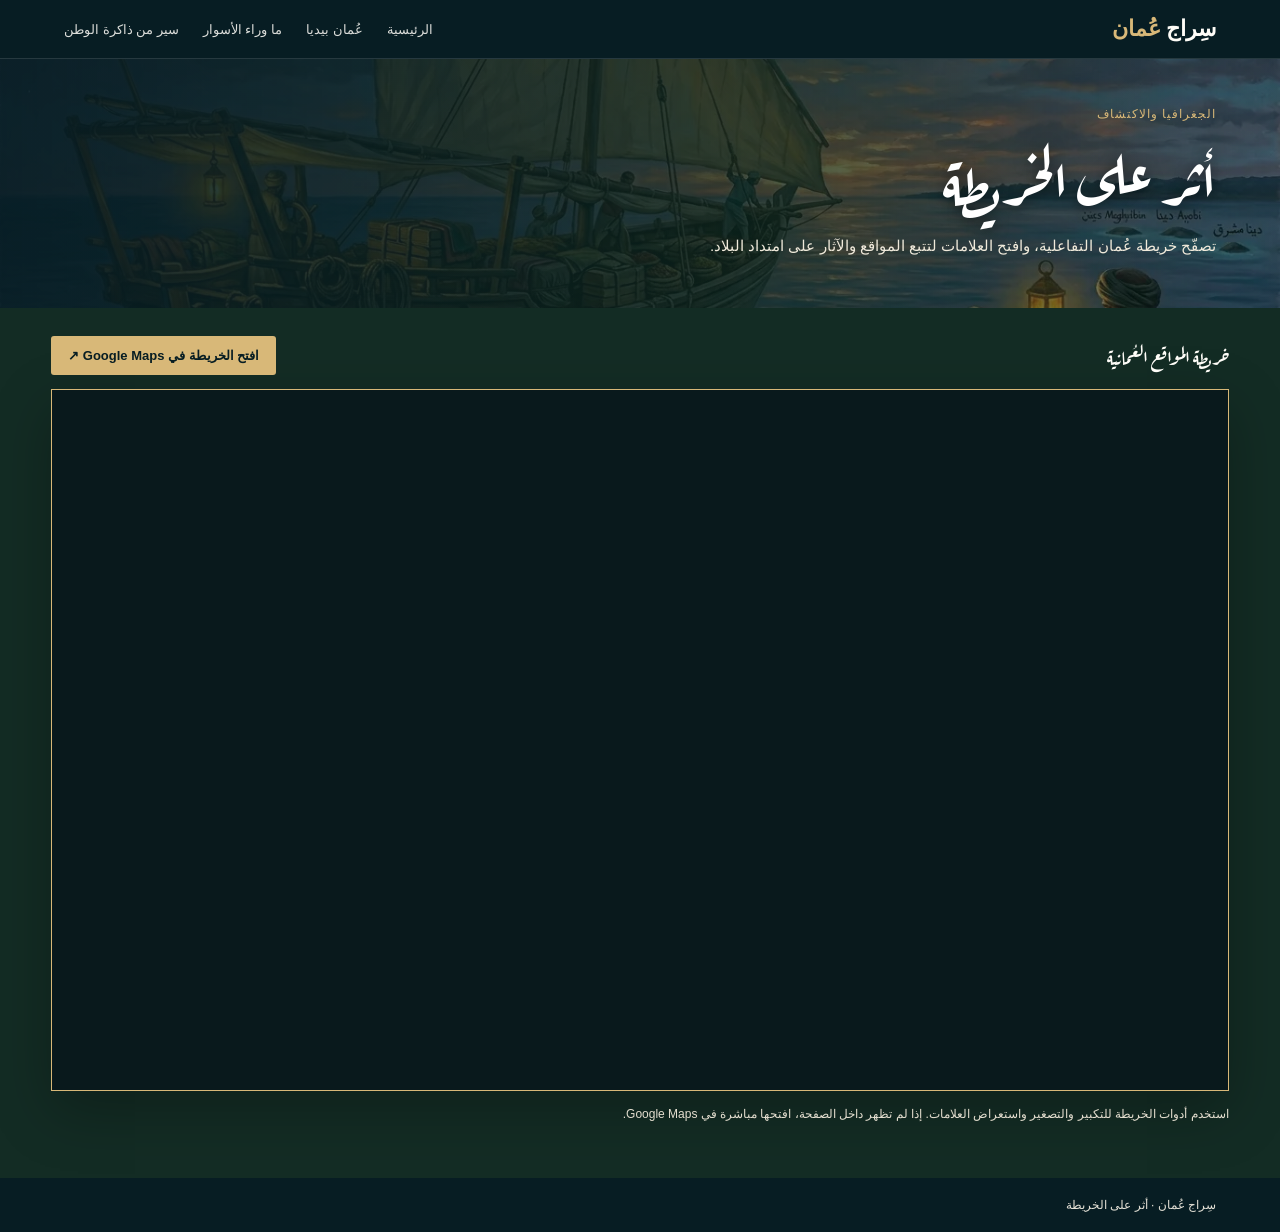
<file: map.html>
<!doctype html>
<html lang="ar" dir="rtl">
<head>
  <meta charset="utf-8">
  <meta name="viewport" content="width=device-width, initial-scale=1">
  <meta name="description" content="خريطة تفاعلية لمواقع ومعالم عُمانية. تصفح العلامات واكتشف مواقعها.">
  <title>أثر على الخريطة | سِراج عُمان</title>
  <link rel="stylesheet" href="/headings.css">
  <style>
    :root{--navy:#071d23;--green:#132c24;--gold:#d8b878;--paper:#fffdf8}
    *{box-sizing:border-box}body{margin:0;background:#132c24;color:var(--paper);font-family:Tahoma,Arial,sans-serif}a{color:inherit;text-decoration:none}
    header{background:var(--navy);border-bottom:1px solid #ffffff20}.nav{max-width:1320px;margin:auto;padding:16px 5%;display:flex;justify-content:space-between;align-items:center;gap:18px}.brand{font:700 22px Georgia,serif;white-space:nowrap}.brand span{color:var(--gold)}.links{display:flex;align-items:center;gap:24px;font-size:13px}.links a{opacity:.86}.links a:hover{color:var(--gold);opacity:1}
    .hero{min-height:240px;padding:48px 5%;display:flex;align-items:center;background:linear-gradient(90deg,#071d23ed,#0b2921b8 62%,#0b292166),url('/assets/voyage.webp') center 47%/cover no-repeat}.hero-inner{width:min(1180px,100%);margin:auto}.eyebrow{color:var(--gold);font-size:12px;letter-spacing:.08em}.hero h1{font-size:clamp(38px,5.5vw,62px);font-weight:400;color:#fff;margin:12px 0;line-height:1.4}.hero p{font-size:15px;line-height:1.9;color:#f0eadb;margin:0;max-width:720px}
    main{max-width:1320px;margin:0 auto;padding:28px 4% 52px}.bar{display:flex;align-items:center;justify-content:space-between;gap:16px;margin-bottom:14px}.bar h2{font-size:20px;font-weight:500;margin:0}.open{display:inline-block;background:var(--gold);color:var(--navy);padding:12px 17px;border-radius:3px;font-size:13px;font-weight:700;white-space:nowrap}.open:hover{background:#ead09d}.mapframe{width:100%;height:min(78vh,850px);min-height:540px;border:1px solid var(--gold);background:#09191c;box-shadow:0 20px 55px #0004}.mapframe iframe{width:100%;height:100%;border:0;display:block}.hint{font-size:12px;line-height:1.9;color:#e4decf;margin:12px 0 0}footer{background:var(--navy);color:#e4e1d6;padding:20px 5%;font-size:12px}
    @media(max-width:700px){.nav{align-items:flex-start;flex-direction:column}.links{gap:15px;flex-wrap:wrap;font-size:12px}.hero{min-height:220px;padding:38px 6%}.bar{align-items:flex-start;flex-direction:column}.bar h2{font-size:18px}.mapframe{height:74vh;min-height:500px}main{padding:22px 3% 38px}}
  </style>
</head>
<body>
<header><div class="nav"><a class="brand" href="index.html">سِراج <span>عُمان</span></a><nav class="links" aria-label="التنقل"><a href="index.html">الرئيسية</a><a href="pedia.html">عُمان بيديا</a><a href="forts.html">ما وراء الأسوار</a><a href="faces.html">سير من ذاكرة الوطن</a></nav></div></header>
<section class="hero"><div class="hero-inner"><div class="eyebrow">الجغرافيا والاكتشاف</div><h1>أثر على الخريطة</h1><p>تصفّح خريطة عُمان التفاعلية، وافتح العلامات لتتبع المواقع والآثار على امتداد البلاد.</p></div></section>
<main><div class="bar"><h2>خريطة المواقع العُمانية</h2><a class="open" href="https://www.google.com/maps/d/viewer?mid=170lMGbIHH4cW6frEljd1Um7FqlL_0rM&amp;femb=1&amp;ll=23.649682528981412%2C57.2891149&amp;z=8" target="_blank" rel="noopener noreferrer">افتح الخريطة في Google Maps ↗</a></div><div class="mapframe"><iframe title="خريطة أثر على الخريطة في عُمان" src="https://www.google.com/maps/d/embed?mid=170lMGbIHH4cW6frEljd1Um7FqlL_0rM&amp;ehbc=2E312F&amp;ll=23.649682528981412%2C57.2891149&amp;z=8" loading="lazy" allowfullscreen referrerpolicy="no-referrer-when-downgrade"></iframe></div><p class="hint">استخدم أدوات الخريطة للتكبير والتصغير واستعراض العلامات. إذا لم تظهر داخل الصفحة، افتحها مباشرة في Google Maps.</p></main>
<footer><a href="index.html">سِراج عُمان</a> · أثر على الخريطة</footer>
</body>
</html>
</file>
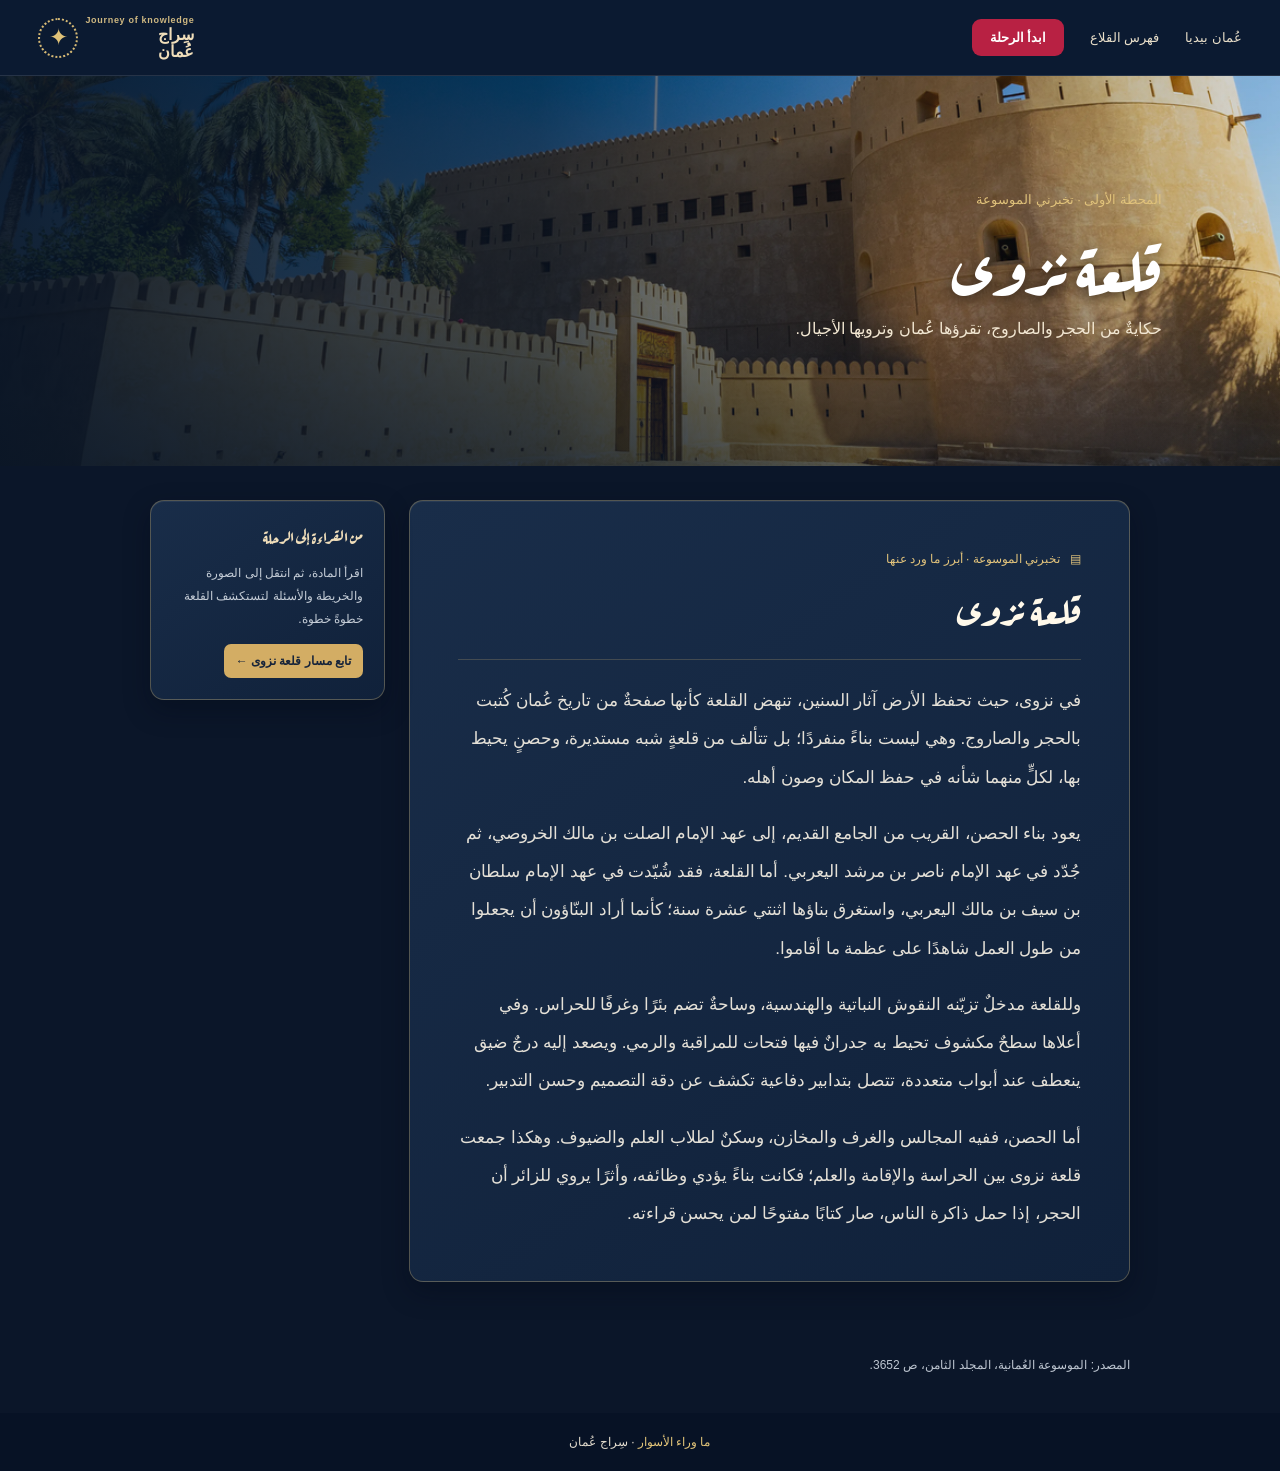
<file: nizwa.html>
<!doctype html>
<html lang="ar" dir="rtl">
<head>
  <meta charset="utf-8">
  <meta name="viewport" content="width=device-width, initial-scale=1">
  <meta name="description" content="تخبرنا الموسوعة عن قلعة نزوى وبنائها وأدوارها المعمارية والتاريخية.">
  <meta name="theme-color" content="#0b1629">
  <title>قلعة نزوى | تخبرني الموسوعة | سراج عُمان</title>
  <style>
    *{box-sizing:border-box}html{scroll-behavior:smooth}body{margin:0;background:#0b1629;color:#f3efe5;font-family:Tahoma,Arial,sans-serif}a{color:inherit;text-decoration:none}button,a{-webkit-tap-highlight-color:transparent}.topbar{height:76px;position:sticky;top:0;z-index:20;background:#0c1b32ed;border-bottom:1px solid #ffffff1c;display:flex;align-items:center;justify-content:space-between;padding:0 clamp(18px,3vw,44px);direction:ltr}.brandbox{display:flex;align-items:center;gap:14px}.menu-toggle{width:34px;height:34px;border:0;background:none;padding:4px;cursor:pointer;display:grid;align-content:center;gap:6px}.menu-toggle i{display:block;height:2px;width:26px;background:#ead8ad;border-radius:3px}.brand{display:flex;align-items:center;gap:7px;color:#f0deba;direction:rtl}.brand-text{font-size:16px;font-weight:800;line-height:1.05}.brand-text small{display:block;font:700 9px/1.4 Arial,sans-serif;letter-spacing:.7px;color:#d0b982;direction:ltr;text-align:right}.brand-mark{width:40px;height:40px;border:2px dotted #d6b975;border-radius:50%;display:grid;place-items:center;color:#e0c278;font-size:23px}.top-actions{display:flex;align-items:center;gap:clamp(14px,2vw,27px);direction:rtl;color:#e9dfca}.top-actions a{font-size:13px}.pill{background:#b82143;color:white;padding:11px 18px;border-radius:9px;font-weight:700}.hero{height:min(48vw,390px);min-height:270px;position:relative;overflow:hidden;background:#09182a url('/assets/forts-hero-reference.png') center 67%/auto 175% no-repeat;display:flex;align-items:center}.hero:before{content:'';position:absolute;inset:0;background:linear-gradient(90deg,#071426ed 0%,#071426b8 42%,#07142645 75%,#07142620),linear-gradient(0deg,#07142670,transparent 40%)}.hero-copy{position:relative;z-index:1;width:min(1100px,100%);margin:auto;padding:40px 28px}.eyebrow{color:#e0c27b;font-size:13px;margin:0 0 12px}.hero h1{font-size:clamp(38px,6vw,66px);margin:0;line-height:1.35;color:#fff9ea}.hero p:not(.eyebrow){font-size:16px;color:#f2e7d2;margin:6px 0;line-height:1.9}.layout{width:min(980px,calc(100% - 36px));margin:34px auto 72px;display:grid;grid-template-columns:minmax(0,1fr) 235px;gap:24px;align-items:start}.article,.aside{background:linear-gradient(145deg,#192d49,#10213a);border:1px solid #d5ba7955;border-radius:14px;box-shadow:0 10px 26px #0208175c,inset 0 1px 0 #ffffff10}.article{padding:clamp(23px,4vw,48px)}.article-head{border-bottom:1px solid #d5ba793a;padding-bottom:21px;margin-bottom:22px}.article-head .label{display:inline-flex;align-items:center;gap:8px;color:#e3c47c;font-size:12px;margin-bottom:10px}.article-head h2{font-size:clamp(27px,4vw,39px);margin:0;color:#fff9ea}.article p{font-size:17px;line-height:2.25;color:#e4e0d7;margin:0 0 18px}.article p:last-child{margin-bottom:0}.article strong{color:#f0d48b}.aside{padding:21px;position:sticky;top:96px}.aside h3{font-size:17px;margin:0 0 13px;color:#f0deba}.aside p{font-size:12px;line-height:1.9;color:#c4ccd6;margin:0 0 14px}.aside a{display:inline-flex;padding:10px 12px;background:#d3ad64;color:#17243a;border-radius:7px;font-size:12px;font-weight:700}.source{margin:0 auto 36px;width:min(980px,calc(100% - 36px));color:#bec6d1;font-size:12px;line-height:1.9}.source a{color:#e3c579;text-decoration:underline;text-underline-offset:3px}footer{background:#071225;color:#e4ddcf;text-align:center;padding:22px;font-size:12px}footer a{color:#e3c579}@media(max-width:720px){.topbar{height:68px;padding:0 14px}.top-actions{gap:12px}.top-actions .pedia{display:none}.hero{height:330px;min-height:0;background-position:63% 65%;background-size:auto 145%}.hero-copy{padding:35px 20px}.hero h1{font-size:42px}.hero p:not(.eyebrow){font-size:14px}.layout{grid-template-columns:1fr;margin:22px auto 44px}.aside{position:static;grid-row:1}.article p{font-size:16px;line-height:2.1}.source{margin-bottom:24px}}
  </style>
<link rel="stylesheet" href="/headings.css">
</head>
<body>
  <header class="topbar">
    <div class="brandbox"><a href="index.html" class="brand" aria-label="سراج عُمان، الرئيسية"><span class="brand-text"><small>Journey of knowledge</small>سِراج<br>عُمان</span><span class="brand-mark" aria-hidden="true">✦</span></a></div>
    <nav class="top-actions" aria-label="روابط سريعة"><a class="pedia" href="pedia.html">عُمان بيديا</a><a href="forts.html#fort-index">فهرس القلاع</a><a class="pill" href="forts.html#journey">ابدأ الرحلة</a></nav>
  </header>
  <section class="hero" aria-label="صورة قلعة نزوى"><div class="hero-copy"><p class="eyebrow">المحطة الأولى · تخبرني الموسوعة</p><h1>قلعة نزوى</h1><p>حكايةٌ من الحجر والصاروج، تقرؤها عُمان وترويها الأجيال.</p></div></section>
  <main class="layout">
    <article class="article">
      <header class="article-head"><span class="label">▤ &nbsp; تخبرني الموسوعة · أبرز ما ورد عنها</span><h2>قلعة نزوى</h2></header>
      <p>في نزوى، حيث تحفظ الأرض آثار السنين، تنهض القلعة كأنها صفحةٌ من تاريخ عُمان كُتبت بالحجر والصاروج. وهي ليست بناءً منفردًا؛ بل تتألف من قلعةٍ شبه مستديرة، وحصنٍ يحيط بها، لكلٍّ منهما شأنه في حفظ المكان وصون أهله.</p>
      <p>يعود بناء الحصن، القريب من الجامع القديم، إلى عهد الإمام الصلت بن مالك الخروصي، ثم جُدّد في عهد الإمام ناصر بن مرشد اليعربي. أما القلعة، فقد شُيّدت في عهد الإمام سلطان بن سيف بن مالك اليعربي، واستغرق بناؤها اثنتي عشرة سنة؛ كأنما أراد البنّاؤون أن يجعلوا من طول العمل شاهدًا على عظمة ما أقاموا.</p>
      <p>وللقلعة مدخلٌ تزيّنه النقوش النباتية والهندسية، وساحةٌ تضم بئرًا وغرفًا للحراس. وفي أعلاها سطحٌ مكشوف تحيط به جدرانٌ فيها فتحات للمراقبة والرمي. ويصعد إليه درجٌ ضيق ينعطف عند أبواب متعددة، تتصل بتدابير دفاعية تكشف عن دقة التصميم وحسن التدبير.</p>
      <p>أما الحصن، ففيه المجالس والغرف والمخازن، وسكنٌ لطلاب العلم والضيوف. وهكذا جمعت قلعة نزوى بين الحراسة والإقامة والعلم؛ فكانت بناءً يؤدي وظائفه، وأثرًا يروي للزائر أن الحجر، إذا حمل ذاكرة الناس، صار كتابًا مفتوحًا لمن يحسن قراءته.</p>
    </article>
    <aside class="aside"><h3>من القراءة إلى الرحلة</h3><p>اقرأ المادة، ثم انتقل إلى الصورة والخريطة والأسئلة لتستكشف القلعة خطوةً خطوة.</p><a href="forts.html#journey">تابع مسار قلعة نزوى ←</a></aside>
  </main>
  <p class="source">المصدر: الموسوعة العُمانية، المجلد الثامن، ص 3652.</p>
  <footer><a href="forts.html">ما وراء الأسوار</a> · سِراج عُمان</footer>
</body>
</html>
</file>
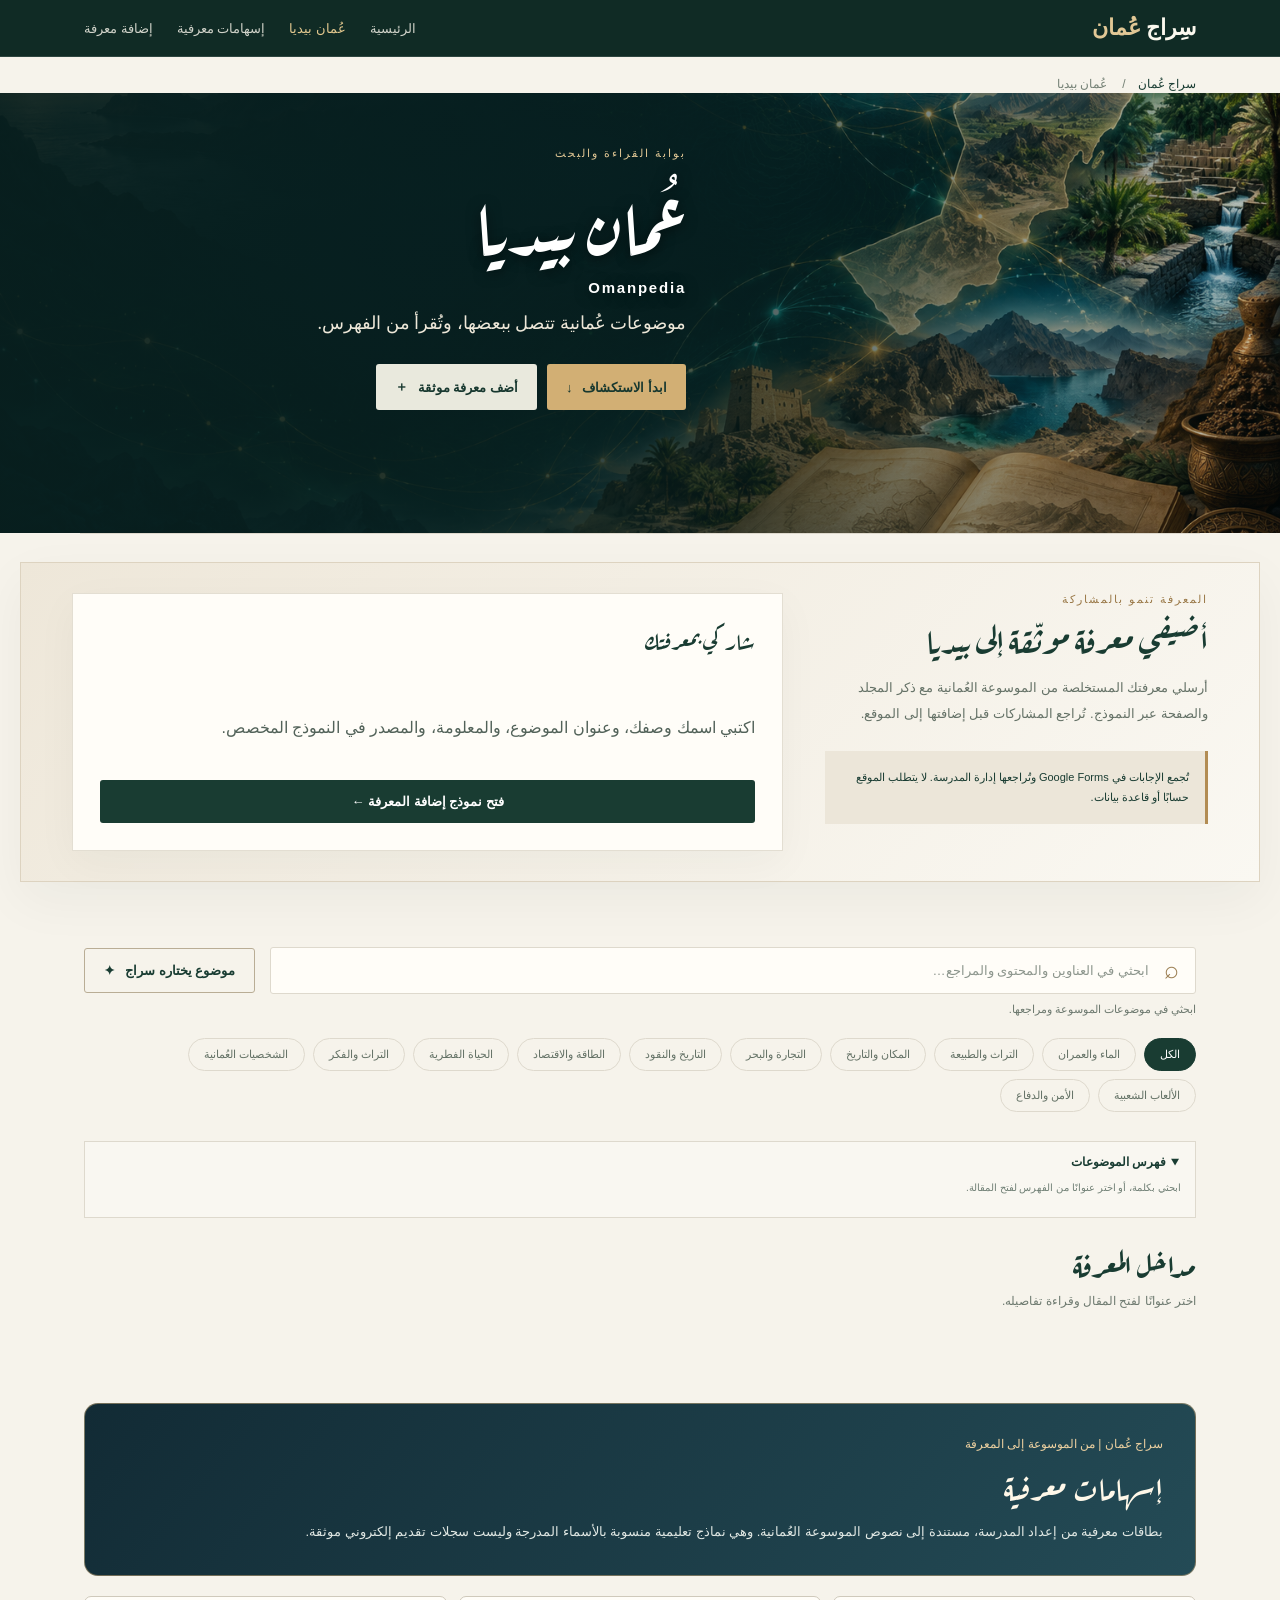
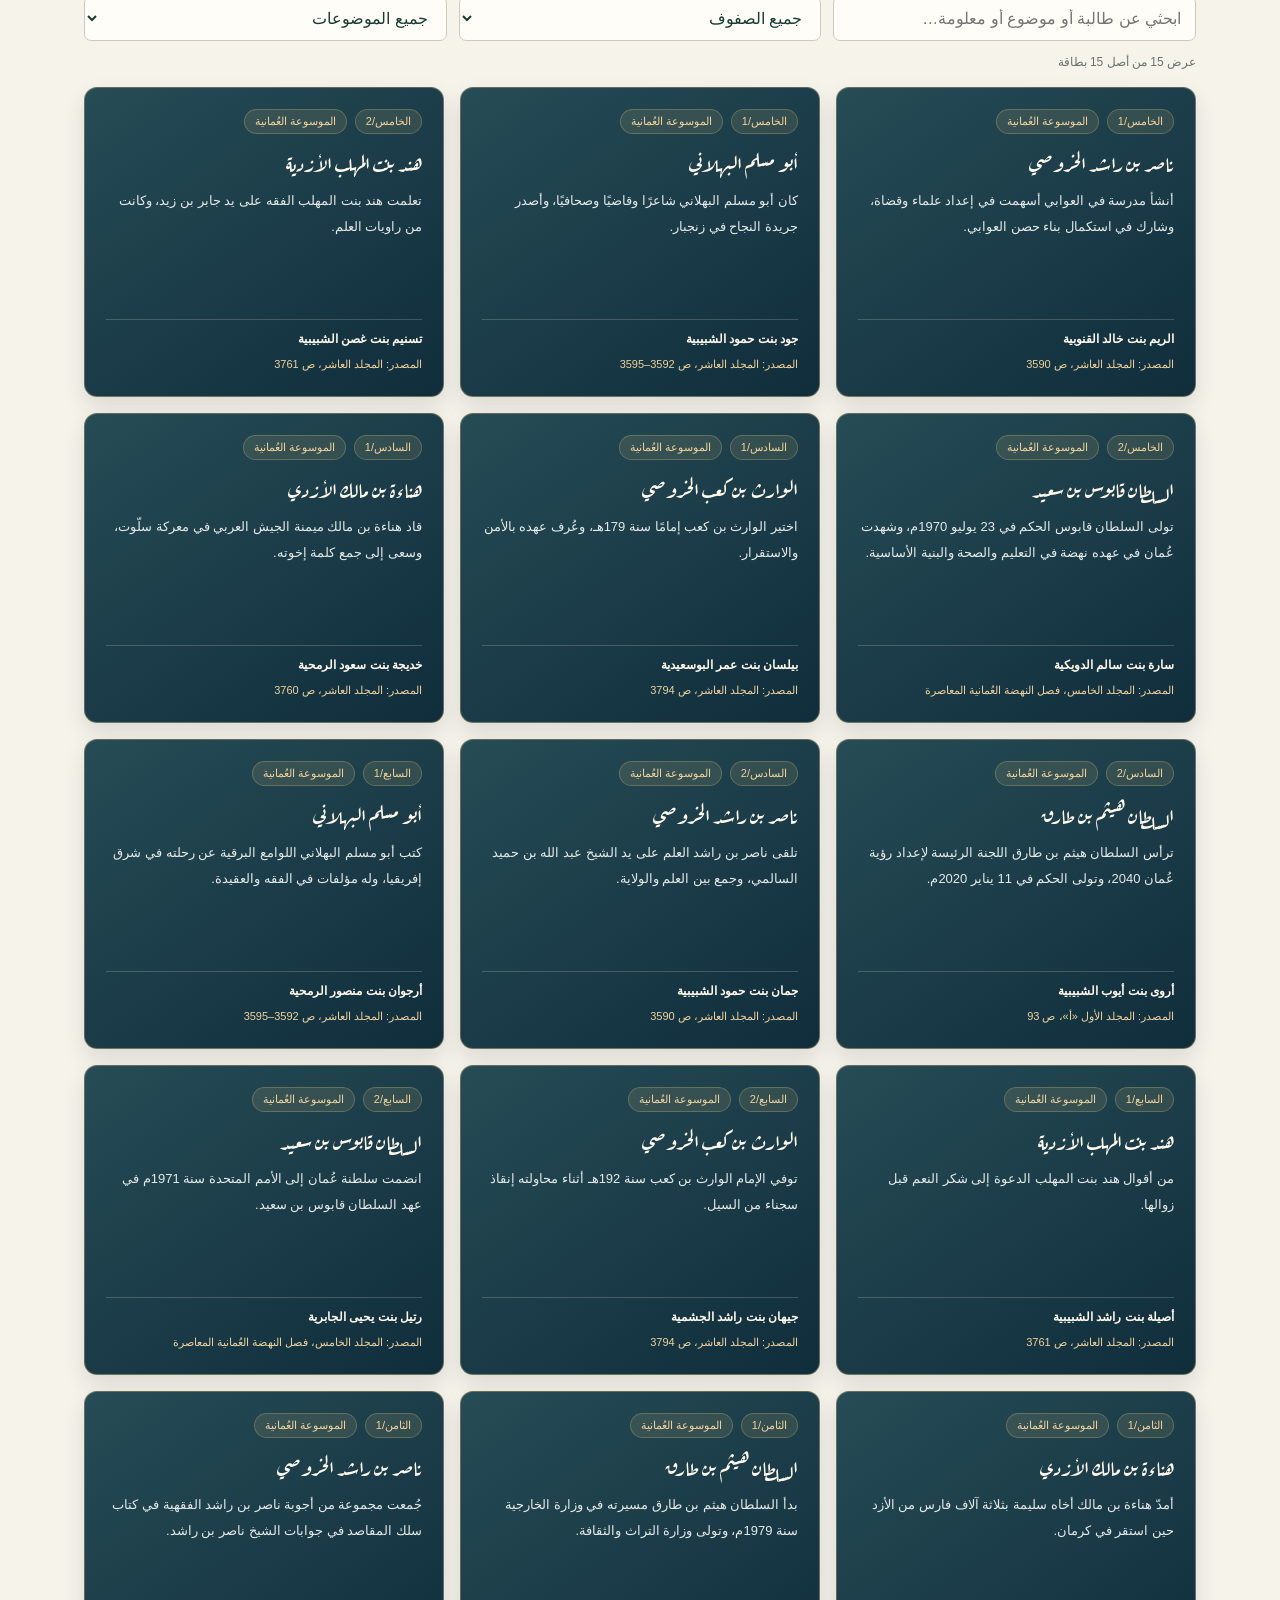
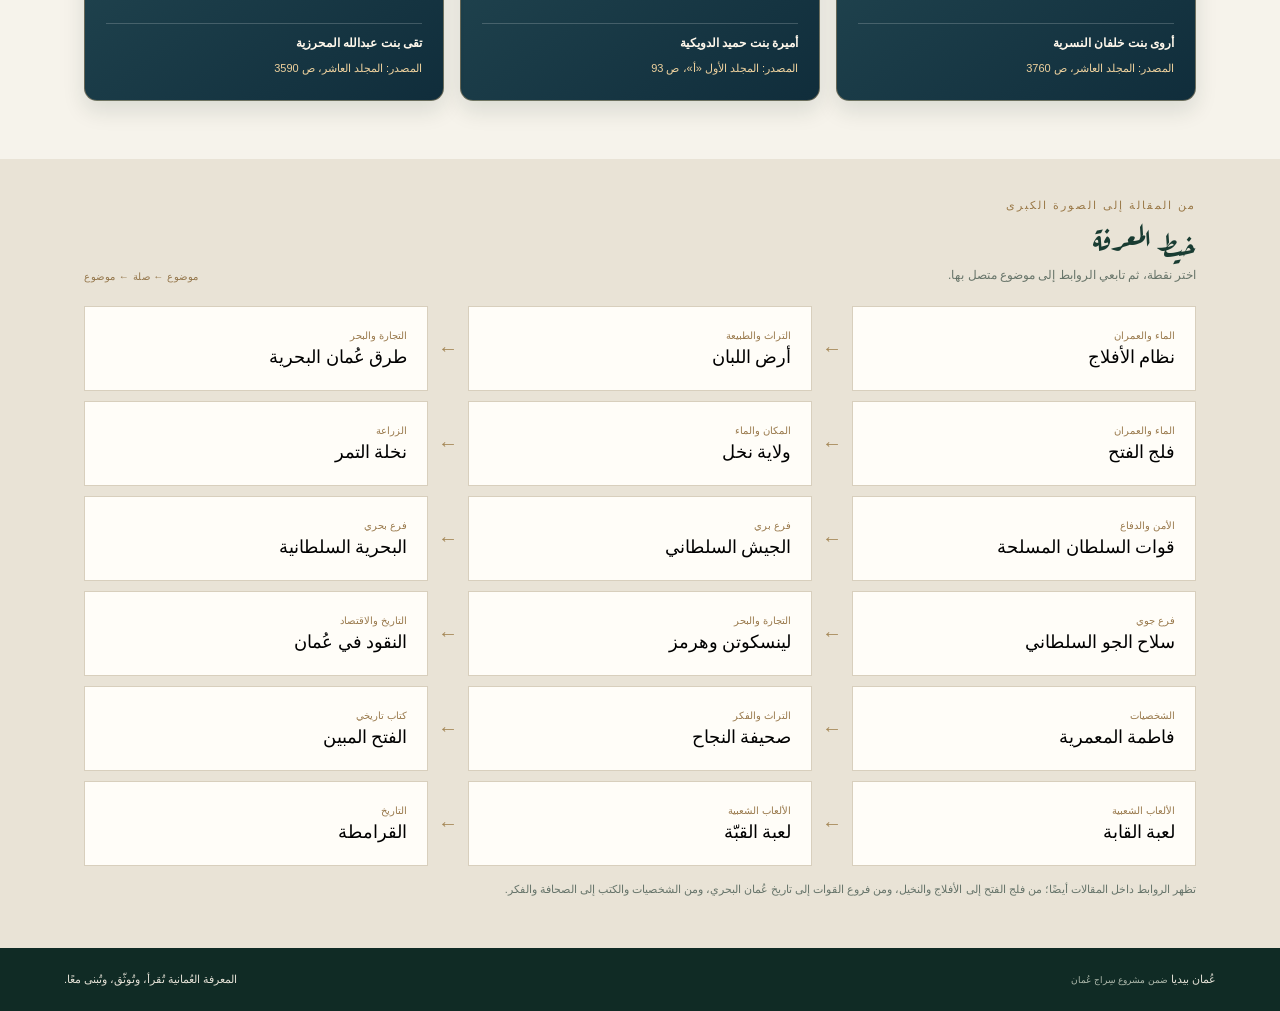
<file: pedia.html>
<!doctype html>
<html lang="ar" dir="rtl">
<head>
<meta charset="utf-8"><meta name="viewport" content="width=device-width,initial-scale=1">
<meta name="description" content="عُمان بيديا Omanpedia: معرفة عُمانية موثقة، مترابطة، وقابلة للإثراء بمقترحات الطلاب.">
<title>عُمان بيديا Omanpedia | سِراج عُمان</title>
<style>
:root{--green:#193c32;--deep:#102b25;--gold:#b28c53;--sand:#e8ddc7;--cream:#f6f3eb;--white:#fffdf8;--muted:#6d796f;--line:#ded9cd;--red:#9f4638;--shadow:0 24px 70px #142d2518}*{box-sizing:border-box}html{scroll-behavior:smooth;scroll-padding-top:88px}body{margin:0;background:var(--cream);color:var(--green);font-family:Tahoma,Arial,sans-serif}a{color:inherit;text-decoration:none}button,input,select,textarea{font:inherit}button{cursor:pointer}button:focus-visible,a:focus-visible,input:focus-visible,select:focus-visible,textarea:focus-visible{outline:3px solid #c18f46;outline-offset:3px}.top{background:var(--deep);color:#fbf8ee;position:sticky;top:0;z-index:10;border-bottom:1px solid #ffffff20}.nav{max-width:1240px;margin:auto;padding:15px 5%;display:flex;align-items:center;justify-content:space-between;gap:20px}.brand{font:700 22px Georgia,'Times New Roman',serif;white-space:nowrap}.brand span{color:#e1c795}.links{display:flex;gap:24px;align-items:center;font-size:13px}.links a{opacity:.82}.links a:hover,.links .active{opacity:1;color:#e4c98f}.crumb{max-width:1240px;margin:auto;padding:19px 5% 0;color:#748075;font-size:12px}.crumb a{color:var(--green)}.hero{max-width:1240px;margin:0 auto;padding:46px 5% 45px;display:grid;grid-template-columns:1.1fr .9fr;gap:42px;align-items:center}.eyebrow{font-size:11px;letter-spacing:2px;color:#9a7948}.hero h1{font:normal clamp(43px,6vw,76px)/1.25 Georgia,'Times New Roman',serif;margin:12px 0 8px}.hero h1 span{color:var(--gold)}.sub{font:normal 18px/1.9 Georgia,'Times New Roman',serif;color:#52645a;margin:0;max-width:620px}.hero p.copy{font-size:13px;line-height:2;color:var(--muted);max-width:610px;margin:18px 0 0}.hero-art{height:320px;position:relative;border-radius:4px;overflow:hidden;box-shadow:var(--shadow);background:#d7c8ab}.hero-art img{width:100%;height:100%;object-fit:cover;display:block}.hero-art:after{content:"";position:absolute;inset:0;background:linear-gradient(0deg,#112920a6,transparent 58%)}.hero-caption{position:absolute;z-index:1;bottom:20px;right:22px;color:white;font-size:12px;letter-spacing:.4px}.hero-caption b{display:block;font:normal 25px Georgia,'Times New Roman',serif;margin-bottom:5px}.actionrow{display:flex;gap:10px;flex-wrap:wrap;margin-top:24px}.btn{border:0;border-radius:3px;padding:14px 19px;font-size:13px;font-weight:bold;display:inline-flex;align-items:center;justify-content:center;gap:10px;transition:.2s}.btn-primary{background:var(--green);color:white}.btn-primary:hover{background:#285344;transform:translateY(-2px)}.btn-soft{background:#e9e2d3;color:var(--green)}.btn-soft:hover{background:#ded3be}.btn-outline{background:transparent;border:1px solid #b9ad95;color:var(--green)}.btn-small{padding:9px 13px;font-size:12px}.stats{display:flex;gap:26px;margin-top:27px}.stat strong{font:normal 25px Georgia,serif;display:block}.stat small{font-size:10px;color:var(--muted);display:block;margin-top:4px}.rule{height:1px;background:var(--line);max-width:1120px;margin:0 auto}.wrap{max-width:1240px;margin:auto;padding:0 5%}.toolbar{display:grid;grid-template-columns:1fr auto;gap:15px;align-items:center;padding:31px 0 14px}.search{position:relative}.search input{width:100%;border:1px solid var(--line);background:var(--white);border-radius:3px;padding:15px 46px 15px 14px;font-size:13px;color:var(--green)}.search:before{content:'⌕';position:absolute;right:17px;top:8px;font-size:25px;color:#9a7d50}.search input::placeholder{color:#8d968d}.categorybar{display:flex;gap:8px;flex-wrap:wrap;padding:8px 0 21px}.chip{border:1px solid var(--line);background:transparent;color:#647266;border-radius:99px;padding:9px 15px;font-size:11px;transition:.18s}.chip:hover,.chip.active{background:var(--green);border-color:var(--green);color:white}.sectionhead{display:flex;justify-content:space-between;align-items:end;margin:17px 0 20px}.sectionhead h2{font:normal 32px Georgia,'Times New Roman',serif;margin:0}.sectionhead p{font-size:12px;color:var(--muted);margin:6px 0 0}.articlegrid{display:grid;grid-template-columns:repeat(2,minmax(0,1fr));gap:19px;padding-bottom:60px}.articlecard{background:var(--white);border:1px solid #e4e0d5;display:grid;grid-template-columns:38% 1fr;min-height:240px;overflow:hidden;transition:.25s;cursor:pointer}.articlecard:hover{transform:translateY(-4px);box-shadow:var(--shadow);border-color:#d0c2a6}.cardimg{min-height:100%;position:relative;overflow:hidden;background:#ddd2bd}.cardimg img{position:absolute;width:100%;height:100%;object-fit:cover;transition:transform .5s}.articlecard:hover .cardimg img{transform:scale(1.045)}.cardcopy{padding:22px 21px;display:flex;flex-direction:column;align-items:flex-start}.tag{color:#94764b;font-size:10px;letter-spacing:.5px}.cardcopy h3{font:normal 25px/1.4 Georgia,'Times New Roman',serif;margin:9px 0}.cardcopy p{color:#66746a;font-size:12px;line-height:1.9;margin:0}.branches{display:flex;gap:6px;flex-wrap:wrap;margin-top:auto;padding-top:16px}.branch{font-size:10px;background:#efeadf;color:#5f6d61;border-radius:2px;padding:6px 8px}.cardfoot{border-top:1px solid #eee9de;margin-top:14px;padding-top:12px;width:100%;display:flex;justify-content:space-between;align-items:center;color:#8a7048;font-size:11px}.arrow{font-size:20px}.empty{display:none;text-align:center;padding:45px;border:1px dashed #cfc8b8;color:#6d796f;font-size:13px}.network{background:#e9e3d6;padding:40px 0 48px}.networkinner{max-width:1240px;margin:auto;padding:0 5%}.networkhead{display:flex;align-items:end;justify-content:space-between;gap:20px;margin-bottom:24px}.networkhead h2{font:normal 31px Georgia,serif;margin:0}.networkhead p{font-size:12px;color:#68756a;margin:7px 0 0}.web{display:grid;grid-template-columns:1fr auto 1fr auto 1fr;align-items:center;gap:10px}.node{min-height:85px;background:#fffdf8;border:1px solid #d8cfbd;padding:18px 20px;display:flex;flex-direction:column;justify-content:center;cursor:pointer;transition:.2s}.node:hover{border-color:var(--gold);transform:translateY(-3px)}.node small{font-size:10px;color:#99794c}.node b{font:normal 18px Georgia,serif;margin-top:5px}.connector{color:#a48756;font-size:20px}.note{font-size:11px;color:#66746a;line-height:1.8;margin-top:14px}.addsection{padding:30px 4%;display:grid;grid-template-columns:.7fr 1.3fr;gap:42px;background:linear-gradient(135deg,#eee7d9,#faf8f2);border:1px solid #ddd3c0;box-shadow:0 18px 50px #142d250c;margin-top:28px;margin-bottom:34px;position:relative}.addcopy h2{font:normal 34px/1.4 Georgia,serif;margin:8px 0 13px}.addcopy p{font-size:13px;color:#657267;line-height:2}.addcopy .reviewhint{background:#ece6d9;padding:16px;border-right:3px solid var(--gold);font-size:11px;line-height:1.9;margin-top:24px}.formbox{background:var(--white);border:1px solid #e3ded2;padding:27px;box-shadow:0 12px 40px #173a2d0a}.formbox h3{font:normal 23px Georgia,serif;margin:0 0 19px}.fields{display:grid;grid-template-columns:1fr 1fr;gap:14px}.field{display:flex;flex-direction:column;gap:7px}.field.full{grid-column:1/-1}.field label{font-size:11px;color:#5f6e62}.field input,.field select,.field textarea{border:1px solid #ddd8cc;border-radius:2px;background:#fffefa;padding:12px;color:var(--green);font-size:12px}.field textarea{min-height:115px;resize:vertical;line-height:1.8}.field small{color:#818b82;font-size:10px;line-height:1.6}.formbottom{display:flex;align-items:center;justify-content:space-between;gap:15px;margin-top:16px}.formbottom p{font-size:10px;color:#788278;line-height:1.7;max-width:350px}.msg{font-size:12px;margin-top:13px;min-height:20px;color:#2e6a4f}.review{border-top:1px solid var(--line);padding:30px 0 55px}.reviewbar{display:flex;align-items:center;justify-content:space-between}.reviewbar h2{font:normal 25px Georgia,serif;margin:0}.count{display:inline-flex;min-width:22px;height:22px;align-items:center;justify-content:center;background:#e9e1d1;border-radius:50%;font:12px Tahoma;padding:0 5px;margin-right:5px}.queue{display:grid;grid-template-columns:repeat(2,1fr);gap:12px;margin-top:20px}.submission{padding:17px;background:#fffdf8;border:1px solid var(--line)}.submission h3{font:normal 19px Georgia,serif;margin:0 0 8px}.submission p{font-size:11px;line-height:1.8;color:#637065}.submission .source{color:#8a7048;font-size:10px}.status{font-size:10px;color:#8a7048}.submissionactions{display:flex;gap:8px;margin-top:12px}.published{border-right:3px solid #5f9275}.hidden{display:none!important}footer{background:var(--deep);color:#e4e1d6;padding:25px 5%;display:flex;justify-content:space-between;gap:20px;font-size:11px}footer small{color:#afbaad}dialog{border:0;padding:0;width:min(920px,calc(100% - 28px));max-height:91svh;background:var(--cream);color:var(--green);box-shadow:0 35px 100px #0008}dialog::backdrop{background:#071b16c9;backdrop-filter:blur(4px)}.modal{overflow:auto;max-height:91svh}.modalhero{height:300px;position:relative;background:#d4c6ac}.modalhero img{width:100%;height:100%;object-fit:cover}.modalhero:after{content:'';position:absolute;inset:0;background:linear-gradient(0deg,#0c211caa,transparent 80%)}.modalclose{position:absolute;z-index:2;top:16px;left:16px;border:1px solid #ffffff90;color:white;background:#112a2390;border-radius:50%;width:40px;height:40px;font-size:24px}.modaltitle{position:absolute;z-index:2;bottom:20px;right:6%;color:white}.modaltitle small{font-size:11px;color:#e4c98f}.modaltitle h2{font:normal 39px Georgia,serif;margin:7px 0}.modalbody{padding:30px 6% 40px}.lead{font:normal 19px/2 Georgia,serif;color:#445c4e;border-right:3px solid var(--gold);padding-right:17px}.toc{background:#eee9de;padding:17px 22px;margin:24px 0;display:flex;gap:9px;flex-wrap:wrap;align-items:center}.toc b{font-size:11px;margin-left:7px}.toc a{font-size:11px;color:#806640;border-bottom:1px dotted #ad9b7c;padding:4px}.articlebody h3{font:normal 23px Georgia,serif;margin:29px 0 8px}.articlebody p{font-size:13px;line-height:2.2;color:#526259;margin:0 0 10px}.fact{background:#e8e2d5;padding:18px 20px;border-right:3px solid var(--gold);font-size:12px;line-height:2;margin:22px 0}.sourcebox{margin-top:26px;border-top:1px solid var(--line);padding-top:18px}.sourcebox h3{font:normal 18px Georgia,serif;margin:0 0 8px}.sourcebox a{display:block;font-size:11px;color:#81643d;padding:5px 0;text-decoration:underline;text-underline-offset:3px}.related{display:flex;gap:8px;flex-wrap:wrap;margin:15px 0 3px}.related button{border:1px solid #d5cbb8;background:#fdfbf5;color:#526258;border-radius:99px;padding:8px 12px;font-size:10px}.toast{position:fixed;bottom:18px;left:18px;right:18px;margin:auto;max-width:420px;background:var(--deep);color:white;border-radius:3px;padding:14px 18px;box-shadow:var(--shadow);font-size:12px;z-index:20;display:none}.toast.show{display:block}.mobilemenu{display:none}@media(max-width:850px){.hero{grid-template-columns:1fr;padding-top:32px}.hero-art{height:260px;grid-row:1}.articlegrid{grid-template-columns:1fr}.addsection{grid-template-columns:1fr;gap:20px}.web{grid-template-columns:1fr}.connector{transform:rotate(90deg);justify-self:center}.networkhead{align-items:start;flex-direction:column}.hero h1{font-size:58px}}@media(max-width:580px){.nav{padding:13px 5%}.brand{font-size:18px}.links{gap:13px;font-size:10px}.links a:nth-child(2){display:none}.hero{gap:20px;padding-top:26px}.hero-art{height:215px}.sub{font-size:16px}.stats{gap:19px}.stat strong{font-size:21px}.toolbar{grid-template-columns:1fr}.toolbar>.btn{width:100%}.articlecard{grid-template-columns:34% 1fr;min-height:210px}.cardcopy{padding:15px}.cardcopy h3{font-size:20px}.cardcopy p{font-size:11px}.branches{padding-top:10px}.branch{font-size:9px;padding:5px}.fields{grid-template-columns:1fr}.field.full{grid-column:auto}.formbox{padding:19px}.formbottom{align-items:flex-start;flex-direction:column}.formbottom .btn{width:100%}.queue{grid-template-columns:1fr}.modalhero{height:220px}.modaltitle h2{font-size:29px}.modalbody{padding:24px 5% 30px}footer{flex-direction:column}.reviewbar{align-items:start;gap:12px;flex-direction:column}}

.hero{max-width:none;width:100%;min-height:440px;margin:0;padding:54px 5%;display:block;background:linear-gradient(90deg,rgba(8,31,30,.94) 0%,rgba(8,31,30,.82) 48%,rgba(8,31,30,.20) 100%),url("assets/pedia-network-bg.png") center 52%/cover no-repeat;color:#fffdf8}.hero>div:first-child{max-width:1240px;margin:0 auto}.hero-art{display:none}.hero .eyebrow{color:#e1c795}.hero h1{color:#fffdf8}.hero .sub{color:#eee8d9}.hero p.copy{color:#e0e1d7}.hero .stat small{color:#e0e1d7}.hero .btn-primary{background:#d2af74;color:#17382f}.hero .btn-primary:hover{background:#e4c98f}.hero .btn-soft{background:#fffdf0e8;color:#17382f}.searchstatus{grid-column:1/-1;margin-top:-6px;min-height:1em;font-size:11px;color:var(--muted)}@media(max-width:850px){.hero{min-height:420px;padding:42px 6%;background-position:61% center}}@media(max-width:580px){.hero{min-height:450px;padding:32px 5%;background-position:60% center}.hero h1{font-size:48px}.searchstatus{font-size:10px}}
.linkhint{font-size:11px;color:#68756a;background:#eee9de;padding:11px 15px;margin:14px 0 22px;border-right:2px solid var(--gold)}.term-link{border:0;border-bottom:1px dotted #99794c;background:transparent;color:#7b5c2f;padding:0 1px;font-weight:700}.term-link:hover{color:#193c32;background:#eee9de}.concept-note{margin:12px 0 18px;padding:16px 18px;background:#e9e3d6;border-right:3px solid var(--gold);font-size:12px;line-height:2;color:#42594d}.concept-note[hidden]{display:none}.concept-note b{display:block;font:normal 17px Georgia,serif;color:var(--green);margin-bottom:4px}.concept-note p{margin:4px 0 8px}.concept-source{font-size:10px;color:#796242}.concept-source a{text-decoration:underline;text-underline-offset:3px}.concept-links{display:flex;gap:7px;flex-wrap:wrap;margin-top:8px}.concept-links button{border:1px solid #cfc3ac;background:#fffdf8;color:#526258;border-radius:99px;padding:7px 11px;font-size:10px}
.topic-index{margin:8px 0 20px;border:1px solid var(--line);background:#f9f7f1}.topic-index summary{cursor:pointer;padding:13px 16px;color:var(--green);font-size:12px;font-weight:bold}.topic-index summary span{color:#8a7048;font-weight:normal}.topic-index-hint{font-size:10px;color:#718076;margin:0 14px 10px}.topic-index-list{padding:0 14px 14px;display:flex;gap:7px;flex-wrap:wrap}.topic-index-list button{border:1px solid #ddd5c6;background:#fffdf8;color:#56645a;border-radius:2px;padding:8px 10px;font-size:11px;text-align:right}.topic-index-list button:hover{border-color:var(--gold);color:#785c32}.topic-index-list small{display:block;color:#8b8d80;font-size:9px;margin-top:3px}
@media(min-width:851px){.hero>div:first-child{width:min(54%,640px);margin:0 auto 0 0}}@media(max-width:850px){.hero>div:first-child{width:100%;max-width:660px;margin:0 auto}}
.complete-source-label{margin:12px 0;padding:12px 16px;background:#edf1e9;border-right:3px solid #59866c;color:#3c6650;font-size:12px;line-height:1.8}.sourcejump{display:inline-flex;margin:4px 0 22px;padding:10px 14px;background:#eee9de;border:1px solid #ded9cd;color:#735b34;font-size:12px;border-radius:2px}.sourcejump:hover{background:#e5dcc9}.sourcepages-note{font-size:11px;color:#6d796f;line-height:1.8}.sourcepages-grid{display:grid;grid-template-columns:repeat(2,minmax(0,1fr));gap:12px;margin-top:15px}.sourcepage{display:block;background:#eee9de;border:1px solid #ded9cd;padding:8px}.sourcepage img{display:block;width:100%;height:auto;max-height:560px;object-fit:contain;background:white}.sourcepage span{display:block;padding:8px 2px 2px;font-size:10px;color:#806640}@media(max-width:580px){.sourcepages-grid{grid-template-columns:1fr}}.accountbox,.loginbox{background:var(--white);border:1px solid #e3ded2;padding:17px 20px;margin-bottom:12px;font-size:12px;line-height:1.9;display:flex;align-items:center;gap:14px;flex-wrap:wrap}.accountbox a,.loginbox a:not(.btn){color:#806640;text-decoration:underline;text-underline-offset:3px}.loginbox{display:block}.loginbox h3{font:normal 21px Georgia,serif;margin:0 0 7px}.loginbox p{font-size:12px;line-height:1.8;color:#657267;margin:0 0 14px}.accountbox b{font-weight:700}.mylist{display:grid;gap:10px}.myitem{background:#fffdf8;border:1px solid var(--line);padding:16px}.myitem h3{font:normal 19px Georgia,serif;margin:5px 0}.myitem p{font-size:12px;line-height:1.8;color:#637065;margin:6px 0}.myitem .status{font-weight:bold}.loginpage{max-width:760px;margin:8vh auto;padding:28px;background:#fffdf8;border:1px solid var(--line);line-height:2}.loginpage h1{font:normal 36px Georgia,serif}.loginpage p{color:#5f6e62}.loginpage .btn{margin-top:14px}
/* Curated school knowledge cards — scoped to avoid affecting encyclopedia articles */
#studentKnowledge{margin:15px auto 58px;scroll-margin-top:110px}
#studentKnowledge .sk-intro{padding:30px 32px;background:linear-gradient(130deg,#122b35,#244b56);border-radius:14px;color:#fff8e9;border:1px solid #c6a57588}
#studentKnowledge .sk-kicker{font-size:12px;color:#ecd0a0}
#studentKnowledge h2{font:normal 33px Georgia,'Times New Roman',serif;margin:8px 0}
#studentKnowledge .sk-intro p{font-size:13px;line-height:2;color:#e1e8e4;margin:0}
#studentKnowledge .sk-tools{display:flex;gap:12px;flex-wrap:wrap;margin:20px 0 14px}
#studentKnowledge .sk-tools input,#studentKnowledge .sk-tools select{padding:12px 14px;border:1px solid #cfc9bb;border-radius:7px;background:#fffdf8;color:#193c32;min-width:185px;flex:1}
#studentKnowledge .sk-count{font-size:12px;color:#667568;margin:6px 0 18px}
#studentKnowledge .sk-grid{display:grid;grid-template-columns:repeat(3,minmax(0,1fr));gap:16px}
#studentKnowledge .sk-card{display:flex;flex-direction:column;padding:21px;background:linear-gradient(145deg,#264c56,#102d3b);color:#fff8ec;border:1px solid #c6a57577;border-radius:13px;box-shadow:0 10px 22px #142d251e;transition:transform .2s,border-color .2s;min-height:310px}
#studentKnowledge .sk-card:hover{transform:translateY(-4px);border-color:#dfbf85}
#studentKnowledge .sk-meta{display:flex;gap:8px;flex-wrap:wrap;margin-bottom:12px}
#studentKnowledge .sk-chip{background:#dfbc7a20;border:1px solid #e5c78944;border-radius:30px;color:#f0d39e;font-size:11px;padding:5px 10px}
#studentKnowledge .sk-card h3{font:normal 21px/1.5 Georgia,'Times New Roman',serif;margin:0 0 10px}
#studentKnowledge .sk-info{font-size:13px;line-height:2;color:#e5e9e7;flex:1;margin:0 0 18px}
#studentKnowledge .sk-person{border-top:1px solid #ffffff30;padding-top:12px;font-weight:700;font-size:12px}
#studentKnowledge .sk-source{color:#efd29e;line-height:1.8;font-size:11px;margin:9px 0 0}
#studentKnowledge .sk-empty{display:none;color:#576a61;padding:25px;text-align:center}
@media(max-width:950px){#studentKnowledge .sk-grid{grid-template-columns:repeat(2,minmax(0,1fr))}}
@media(max-width:620px){#studentKnowledge .sk-intro{padding:24px 19px}#studentKnowledge .sk-grid{grid-template-columns:1fr}#studentKnowledge .sk-tools>*{width:100%}#studentKnowledge h2{font-size:28px}}
@media(prefers-reduced-motion:reduce){#studentKnowledge .sk-card:hover{transform:none}}
</style>
<link rel="stylesheet" href="/headings.css">
</head>
<body>
<header class="top"><div class="nav"><a class="brand" href="index.html">سِراج <span>عُمان</span></a><nav class="links"><a href="index.html">الرئيسية</a><a href="#articles" class="active">عُمان بيديا</a><a href="#studentKnowledge">إسهامات معرفية</a><a href="https://forms.gle/kQJE9sJfYPzVmVJa6" target="_blank" rel="noopener noreferrer">إضافة معرفة</a></nav></div></header>
<div class="crumb"><a href="index.html">سراج عُمان</a>　/　 عُمان بيديا</div>
<section class="hero"><div><div class="eyebrow">بوابة القراءة والبحث</div><h1>عُمان <span>بيديا</span><small style="display:block;font:600 15px/1.4 Arial,sans-serif;letter-spacing:.12em;color:#fffdf8;margin-top:10px">Omanpedia</small></h1><p class="sub">موضوعات عُمانية تتصل ببعضها، وتُقرأ من الفهرس.</p><div class="actionrow"><a class="btn btn-primary" href="#articles">ابدأ الاستكشاف <span>↓</span></a><a class="btn btn-soft" href="#contribute">أضف معرفة موثقة <span>＋</span></a></div></div></section>
<div class="rule"></div>
<section class="wrap addsection" id="contribute"><div class="addcopy"><div class="eyebrow">المعرفة تنمو بالمشاركة</div><h2>أضيفي معرفة موثّقة إلى بيديا</h2><p>أرسلي معرفتك المستخلصة من الموسوعة العُمانية مع ذكر المجلد والصفحة عبر النموذج. تُراجع المشاركات قبل إضافتها إلى الموقع.</p><div class="reviewhint">تُجمع الإجابات في Google Forms وتُراجعها إدارة المدرسة. لا يتطلب الموقع حسابًا أو قاعدة بيانات.</div></div><div class="formbox" style="display:flex;flex-direction:column;justify-content:center;gap:20px"><h3>شاركي بمعرفتك</h3><p style="line-height:2;color:#526259">اكتبي اسمك وصفك، وعنوان الموضوع، والمعلومة، والمصدر في النموذج المخصص.</p><a class="btn btn-primary" href="https://forms.gle/kQJE9sJfYPzVmVJa6" target="_blank" rel="noopener noreferrer">فتح نموذج إضافة المعرفة ←</a></div></section>
<main class="wrap" id="articles"><div class="toolbar"><label class="search"><input id="search" type="search" placeholder="ابحثي في العناوين والمحتوى والمراجع…" aria-label="ابحثي في عُمان بيديا"></label><button class="btn btn-outline" id="randomBtn">موضوع يختاره سراج <span>✦</span></button><div id="searchStatus" class="searchstatus" role="status" aria-live="polite">ابحثي في موضوعات الموسوعة ومراجعها.</div></div><div class="categorybar" id="filters"><button class="chip active" data-filter="الكل">الكل</button><button class="chip" data-filter="الماء والعمران">الماء والعمران</button><button class="chip" data-filter="التراث والطبيعة">التراث والطبيعة</button><button class="chip" data-filter="المكان والتاريخ">المكان والتاريخ</button><button class="chip" data-filter="التجارة والبحر">التجارة والبحر</button><button class="chip" data-filter="التاريخ والنقود">التاريخ والنقود</button><button class="chip" data-filter="الطاقة والاقتصاد">الطاقة والاقتصاد</button><button class="chip" data-filter="الحياة الفطرية">الحياة الفطرية</button><button class="chip" data-filter="التراث والفكر">التراث والفكر</button><button class="chip" data-filter="الشخصيات العُمانية">الشخصيات العُمانية</button><button class="chip" data-filter="الألعاب الشعبية">الألعاب الشعبية</button><button class="chip" data-filter="الأمن والدفاع">الأمن والدفاع</button></div><details class="topic-index" id="topicIndex" open><summary>فهرس الموضوعات <span id="indexCount"></span></summary><p class="topic-index-hint">ابحثي بكلمة، أو اختر عنوانًا من الفهرس لفتح المقالة.</p><div class="topic-index-list" id="topicIndexList"></div></details><div class="sectionhead"><div><h2 id="articleHeading">مداخل المعرفة</h2><p id="articleHeadingHint">اختر عنوانًا لفتح المقال وقراءة تفاصيله.</p></div></div><div class="articlegrid" id="articleGrid"></div><div class="empty" id="empty">لم نعثر على موضوع مطابق. جرّبي كلمة أخرى أو اختر بابًا مختلفًا.</div></main>
<section class="wrap" id="studentKnowledge" aria-labelledby="sk-heading">
 <div class="sk-intro"><span class="sk-kicker">سراج عُمان | من الموسوعة إلى المعرفة</span><h2 id="sk-heading">إسهامات معرفية</h2><p>بطاقات معرفية من إعداد المدرسة، مستندة إلى نصوص الموسوعة العُمانية. وهي نماذج تعليمية منسوبة بالأسماء المدرجة وليست سجلات تقديم إلكتروني موثقة.</p></div>
 <div class="sk-tools"><input id="sk-search" type="search" aria-label="البحث في الإسهامات" placeholder="ابحثي عن طالبة أو موضوع أو معلومة…"><select id="sk-grade" aria-label="تصفية حسب الصف"><option value="">جميع الصفوف</option><option value="الخامس">الخامس</option><option value="السادس">السادس</option><option value="السابع">السابع</option><option value="الثامن">الثامن</option></select><select id="sk-topic" aria-label="تصفية حسب الموضوع"><option value="">جميع الموضوعات</option></select></div>
 <p class="sk-count" id="sk-count" role="status" aria-live="polite"></p><div class="sk-grid" id="sk-grid"></div><p class="sk-empty" id="sk-empty">لا توجد بطاقات تطابق معايير البحث.</p>
 </section>
<section class="network"><div class="networkinner"><div class="networkhead"><div><div class="eyebrow">من المقالة إلى الصورة الكبرى</div><h2>خيط المعرفة</h2><p>اختر نقطة، ثم تابعي الروابط إلى موضوع متصل بها.</p></div><span class="tag">موضوع ← صلة ← موضوع</span></div><div class="web"><button class="node" data-article="aflaj"><small>الماء والعمران</small><b>نظام الأفلاج</b></button><span class="connector">←</span><button class="node" data-article="land"><small>التراث والطبيعة</small><b>أرض اللبان</b></button><span class="connector">←</span><button class="node" data-article="sea"><small>التجارة والبحر</small><b>طرق عُمان البحرية</b></button><button class="node" data-article="falaj-alfath"><small>الماء والعمران</small><b>فلج الفتح</b></button><span class="connector">←</span><button class="node" data-article="nakhl"><small>المكان والماء</small><b>ولاية نخل</b></button><span class="connector">←</span><button class="node" data-article="nakhla"><small>الزراعة</small><b>نخلة التمر</b></button><button class="node" data-article="armed-forces"><small>الأمن والدفاع</small><b>قوات السلطان المسلحة</b></button><span class="connector">←</span><button class="node" data-article="royal-army"><small>فرع بري</small><b>الجيش السلطاني</b></button><span class="connector">←</span><button class="node" data-article="royal-navy"><small>فرع بحري</small><b>البحرية السلطانية</b></button><button class="node" data-article="royal-air-force"><small>فرع جوي</small><b>سلاح الجو السلطاني</b></button><span class="connector">←</span><button class="node" data-article="linskoten"><small>التجارة والبحر</small><b>لينسكوتن وهرمز</b></button><span class="connector">←</span><button class="node" data-article="coins"><small>التاريخ والاقتصاد</small><b>النقود في عُمان</b></button><button class="node" data-article="fatima-almaamari"><small>الشخصيات</small><b>فاطمة المعمرية</b></button><span class="connector">←</span><button class="node" data-article="najah"><small>التراث والفكر</small><b>صحيفة النجاح</b></button><span class="connector">←</span><button class="node" data-article="al-fath-almubin"><small>كتاب تاريخي</small><b>الفتح المبين</b></button><button class="node" data-article="game-alqaba"><small>الألعاب الشعبية</small><b>لعبة القابة</b></button><span class="connector">←</span><button class="node" data-article="game-alqubbah"><small>الألعاب الشعبية</small><b>لعبة القبّة</b></button><span class="connector">←</span><button class="node" data-article="qarmatians"><small>التاريخ</small><b>القرامطة</b></button></div><div class="note">تظهر الروابط داخل المقالات أيضًا؛ من فلج الفتح إلى الأفلاج والنخيل، ومن فروع القوات إلى تاريخ عُمان البحري، ومن الشخصيات والكتب إلى الصحافة والفكر.</div></div></section>


<footer><div>عُمان بيديا <small>ضمن مشروع سِراج عُمان</small></div><div>المعرفة العُمانية تُقرأ، وتُوثّق، وتُبنى معًا.</div></footer>
<dialog id="articleDialog"><div class="modal"><div class="modalhero"><img id="modalImg" alt=""><button class="modalclose" aria-label="إغلاق" id="closeModal">×</button><div class="modaltitle"><small id="modalCategory"></small><h2 id="modalTitle"></h2></div></div><div class="modalbody"><p class="lead" id="modalLead"></p><div class="linkhint">الكلمات ذات الخط المنقّط تفتح شرحًا موجزًا وصلتها بموضوع آخر. اضغط عليها أثناء القراءة.</div><div class="toc" id="toc"><b>في هذه المقالة</b></div><div class="fact" id="modalFact"></div><div class="complete-source-label" id="completeSourceLabel" hidden>النص الكامل للمدخل كما ورد في الملف المرفق، مع إثبات المصدر والصفحة أسفل المقال.</div><a class="sourcejump" id="sourceJump" href="#sourcePagesBox" hidden>صفحات المصدر المصوّرة　↓</a><div class="articlebody" id="modalSections"></div><div class="sourcebox sourcepagesbox" id="sourcePagesBox" hidden><h3>صفحات المصدر المصوّرة</h3><p class="sourcepages-note">الصفحات والصور المرفقة مع المادة. افتحي أي صورة بالحجم الكامل، ثم عودي إلى المقال.</p><div class="sourcepages-grid" id="sourcePages"></div></div><div class="sourcebox"><h3>المراجع</h3><div id="modalSources"></div></div><div class="sourcebox"><h3>موضوعات تتصل بها</h3><div class="related" id="modalRelated"></div></div></div></div></dialog>
<div class="toast" id="toast" role="status" aria-live="polite"></div>
<script>
const seed=[
{id:'aflaj',title:'نظام الأفلاج العُمانية',category:'الماء والعمران',image:'assets/oman.webp',alt:'مشهد زراعي عُماني يرتبط بمورد الماء',intro:'الفَلَج في عُمان قناةٌ تحمل الماء من مصدره إلى الحقول والبيوت، لكن حكايته أوسع من مجرى الماء: هندسةٌ تستجيب للجغرافيا، ونظامٌ اجتماعي ينظم حق الانتفاع والصيانة.',fact:'تضم قائمة التراث العالمي خمسة أفلاج عُمانية، وهي جزء ممثّل لنحو ثلاثة آلاف نظام فلج ما زالت مستخدمة في السلطنة، وفق مركز التراث العالمي لليونسكو.',sections:[['الماء يتحرك بالجاذبية','تجمع الأفلاج المياه الجوفية أو مياه العيون أو الجريان السطحي، ثم تنقلها في قنوات ظاهرة أو تحت الأرض. وتُصنّف أنظمتها بحسب مصدر الماء إلى: عيني، وداوودي، وغيلي. وتختلف تفاصيل كل نظام تبعًا لموضعه وشكل الأرض وتوافر الماء.'],['هندسة تقرأ تضاريس المكان','اعتمدت قنوات الأفلاج على الانحدار الطبيعي لنقل الماء لمسافات طويلة. وعالج البناؤون عوائق الأودية والمنحدرات بوسائل هندسية مثل القنوات والعبّارات والسواقي، فتتكيف القرى والحقول مع مسار الماء بدل أن تُفرض على الأرض.'],['العدالة بوصفها نظامًا يوميًا','لا تكتمل قصة الفلج بالهندسة وحدها. فالماء مورد مشترك، وتوزيعه جرى وفق حصص زمنية تنظّم وصوله إلى المزارع. وكانت أدوات مثل المزولة تساعد على ضبط الوقت، بينما تتطلب الصيانة تعاون أهل القرية واستمرار الاتفاق بينهم.'],['الماء والعمران والذاكرة','حول مجرى الفلج تتشكل الواحات والحقول ومسارات الحياة. لذلك يمكن قراءة الفلج بوصفه سجلًا للعلاقة بين المجتمع والبيئة: كيف واجه الناس الجفاف، وكيف نظموا موردًا محدودًا، وكيف حفظوا معرفة انتقلت عبر الأجيال.']],links:[['land','أرض اللبان'],['nizwa','قلعة نزوى'],['sea','طرق عُمان البحرية']],sources:[['مركز التراث العالمي لليونسكو — أنظمة الأفلاج في عُمان','https://whc.unesco.org/en/list/1207/']]},
{id:'land',title:'أرض اللبان',category:'التراث والطبيعة',image:'assets/voyage.webp',alt:'مشهد من البيئة العُمانية',intro:'أرض اللبان ليست شجرةً منفردة ولا موقعًا أثريًا واحدًا؛ إنها منظومة مكانية تجمع مواضع نمو اللبان، ومحطات القوافل، والموانئ التي نقلته إلى العالم القديم.',fact:'يتكوّن موقع «أرض اللبان» المدرج في قائمة التراث العالمي من أربعة أجزاء: وادي دوكة، وشصر/وبار، وخور روري، والبليد.',sections:[['من الشجرة يبدأ المسار','ينمو اللبان من شجرة البوسويليا المقدسة. ويُعد وادي دوكة موضعًا بارزًا لنمو هذه الأشجار وجمع راتنجها. هنا يبدأ فهم السلعة من بيئتها: مناخ المنطقة، ونمو الشجرة، وخبرة جمع اللبان.'],['من الداخل إلى الساحل','كانت شصر محطةً داخليةً للقوافل وموردًا للماء على طريق نقل اللبان من المناطق الداخلية إلى الساحل. ويكشف موقعها أن التجارة لم تكن رحلة من ميناء إلى ميناء فقط؛ فقد اعتمدت على محطات وطرق تربط موارد الداخل بمرافئ البحر.'],['الميناء بوابة إلى العالم','يمثل خور روري والبليد مرفأين تاريخيين ارتبطا بتجارة اللبان في فترتين متعاقبتين. ويُظهر موقع خور روري على الخور واتصاله بالبحر كيف استفاد النشاط التجاري من شكل الساحل وموارده الطبيعية.'],['قراءة التراث كشبكة','تكتسب المواقع معناها حين تُقرأ معًا: شجرةٌ تنتج، وواحةٌ ومحطةٌ تخدم القوافل، وميناءٌ يفتح الطريق إلى التبادل. هذه الصلات تجعل «أرض اللبان» سجلًا جغرافيًا واقتصاديًا وثقافيًا في آن واحد.']],links:[['sea','طرق عُمان البحرية'],['aflaj','نظام الأفلاج'],['nizwa','قلعة نزوى']],sources:[['مركز التراث العالمي لليونسكو — أرض اللبان','https://whc.unesco.org/en/list/1010/']]},
{id:'nizwa',title:'قلعة نزوى',category:'المكان والتاريخ',image:'assets/fort.jpg',alt:'قلعة عُمانية',intro:'تقوم قلعة نزوى إلى جوار السوق التقليدي، وتجمع في بنائها بين الدفاع والإدارة والحياة اليومية. يتيح شكلها المعماري قراءة وظيفة المكان، كما يربطها بتاريخ الإمامة في عُمان.',fact:'بُنيت القلعة في عهد الإمام سلطان بن سيف اليعربي (1649–1679م). ويبلغ ارتفاع برجها الدائري نحو 34 مترًا وقطره 45 مترًا، بحسب بوابة «اكتشف عُمان».',sections:[['عمارة ذات وظيفة دفاعية','يُعد البرج الدائري أبرز معالم القلعة. وتذكر بوابة «اكتشف عُمان» أن فتحات المدافع رتبت لتتيح تغطية دفاعية واسعة، وأن الجدران شُيّدت من الحجر والجص العُماني المعروف بالصاروج.'],['الممرات والأبواب','يمر الزائر عبر ممر ضيق وأبواب متتابعة، وتظهر في مسار الدخول عناصر دفاعية تساعد على فهم كيف صُمم الوصول إلى داخل القلعة وكيف ضُبطت الحركة فيها.'],['من الحصن إلى مركز الحكم','لم تؤد القلعة وظيفة عسكرية فقط؛ فقد كانت مقرًا للإمام وأسرته ومركزًا للإدارة المحلية، واشتملت على مرافق متعددة. تكشف هذه الوظائف عن دور القلاع في تنظيم الحياة السياسية والاجتماعية، إلى جانب حماية المكان.'],['السوق والمدينة','يقع السوق التقليدي بجوار القلعة، فتتضح علاقة التحصين بالتجارة والعمران. ويمكن قراءة المدينة من خلال ثلاثة عناصر متجاورة: مقر الحكم، والسوق، وشبكة الأحياء والطرق التي تصل بينهما.']],links:[['aflaj','نظام الأفلاج'],['sea','طرق عُمان البحرية'],['land','أرض اللبان']],sources:[['بوابة «اكتشف عُمان» — قلعة نزوى','https://experienceoman.om/en/destinations/al-dakhiliyah/nizwa-fort']]},
{id:'sea',title:'طرق عُمان البحرية',category:'التجارة والبحر',image:'assets/omani-forts.png',alt:'رحلة بحرية عُمانية',intro:'يفتح موقع عُمان على بحر العرب ومدخل الخليج بابًا لفهم تاريخها البحري. وتوثق المصادر الرسمية شواهد مبكرة للتبادل، ثم اتساع طرق الملاحة والتجارة عبر المحيط الهندي.',fact:'تشير وزارة الخارجية العُمانية إلى شواهد على رحلات بقوارب القصب من عُمان إلى مناطق تقع اليوم في باكستان والعراق نحو 2500 قبل الميلاد، وإلى امتداد طرق التجارة العُمانية لاحقًا نحو أفريقيا والهند والصين.',sections:[['شواهد مبكرة على الحركة والتبادل','تربط الشواهد الأثرية والبحرية بين عُمان ومناطق خارجها منذ عصور مبكرة. ويشير الموقع الرسمي لوزارة الخارجية إلى شهرة المنطقة بصناعة المعادن نحو 2500 قبل الميلاد ورحلات تجارية بقوارب القصب.'],['الموقع يصنع فرصةً ومسؤولية','يمنح الموقع على بحر العرب ومدخل الخليج قيمة للموانئ والطرق البحرية. لكنه يجعل الساحل أيضًا موضع تنافس على حماية التجارة والسيطرة على الممرات. لذلك يتداخل تاريخ البحر مع تاريخ المدن والتحصينات والسيادة.'],['طرق تتسع عبر المحيط الهندي','بعد دخول الإسلام في القرن السابع الميلادي، امتدت طرق التجارة العُمانية إلى أفريقيا جنوبًا وإلى الهند والصين شرقًا. وتذكر الوزارة أن السفن العُمانية كانت تقوم برحلات منتظمة إلى موانئ بعيدة مثل قوانغتشو بحلول القرن الخامس عشر.'],['من الميناء إلى شبكة العلاقات','الميناء نقطة انطلاق، لكنه لا يعمل وحده. فخلفه مدينة وأسواق ومناطق إنتاج، وأمامه مسارات بحرية وشركاء تبادل. بهذه النظرة نقرأ البحر شبكةً من العلاقات الاقتصادية والثقافية، لا مجرد مساحة تفصل بين البلدان.']],links:[['land','أرض اللبان'],['nizwa','قلعة نزوى'],['aflaj','نظام الأفلاج']],sources:[['وزارة الخارجية العُمانية — تاريخ عُمان','https://www.fm.gov.om/en/about-oman/state/history/']]}
,
{id:'nabhani',title:'الدولة النبهانية',category:'المكان والتاريخ',image:'assets/fort.jpg',alt:'حصن عُماني يذكّر بمراكز الحكم التاريخية',intro:'تعاقبت على عُمان أسر حاكمة تركت أثرها في المدن والتحصينات والعلاقات التجارية. وتعرض الموسوعة النبهانيين عبر فترتين طويلتين، مع حضور بارز لنزوى وبهلاء.',fact:'تذكر المادة أن النباهنة حكموا نواحي متعددة من عُمان، واتخذوا نزوى عاصمة في مرحلة من تاريخهم.',sections:[['فترتان في تاريخ الحكم','تقسم المادة تاريخ النباهنة إلى فترة مبكرة ثم فترة متأخرة. ارتبطت الفترة الأولى بمنتصف القرن السادس الهجري، بينما تبدأ الفترة الثانية في القرن العاشر الهجري، مع تداخل الصراعات والتحالفات المحلية.'],['المدن ومراكز النفوذ','ترد نزوى وبهلاء وسمد الشأن وسمائل ضمن المدن والمواضع التي ارتبطت بالحكم النبهاني. وفي مراحل لاحقة صارت نزوى مركزًا سياسيًا مهمًا، وتنافست القوى المحلية على السيطرة على المدن والطرق.'],['علاقات تتجاوز عُمان','تصف المادة صلات النباهنة بشرق أفريقيا، وتذكر امتداد التجارة إلى الهند، كما تشير إلى تدخل قوى إقليمية وخارجية في بعض مراحل الحكم. وتساعد هذه الصلات على فهم التاريخ السياسي مع تاريخ الموانئ والتجارة.']],links:[['coins','النقود في عُمان'],['nizwa','قلعة نزوى'],['sea','طرق عُمان البحرية']],sources:[['الموسوعة العُمانية، المجلد العاشر، مادة «النباهنة»، ص ٣٦٠٧ و٣٦١١','#']]},
{id:'coins',title:'النقود في عُمان',category:'التاريخ والنقود',image:'assets/books.svg',alt:'كتب ومصادر تاريخية',intro:'تروي العملات المتداولة في عُمان تاريخ الحكم والتجارة والصلات الخارجية؛ من نقود قديمة وافدة إلى عملة وطنية عُمانية.',fact:'تسجل المادة الانتقال إلى الريال العُماني في عام ١٩٧٢م، بعد إصدار الريال السعيدي عام ١٩٧٠م.',sections:[['عملات تعكس طرق التجارة','تعاقبت على عُمان نقود محلية وأجنبية، وتظهر اللقى النقدية صلاتها بمراكز تجارية في الخليج والهند وشرق أفريقيا. ومن العملات التي تذكرها المادة الروبية الهندية والريال النمساوي المعروف بريال ماريا تيريزا.'],['النقود والحكم','حملت بعض النقود أسماء الحكام وألقابهم، كما ظهرت عليها عبارات دينية ورموز سياسية. لذلك تُقرأ العملة شاهدًا على السلطة والعصر، إلى جانب قيمتها في البيع والشراء.'],['من الريال السعيدي إلى الريال العُماني','تذكر الموسوعة إصدار الريال السعيدي عام ١٩٧٠م، ثم إصدار الريال العُماني عام ١٩٧٢م ليصبح العملة الرسمية. وتعرض المادة أسعار صرف تاريخية للعملات في فترات مختلفة؛ وهي بيانات مرتبطة بزمن الكتاب وليست أسعارًا حالية.']],links:[['nabhani','الدولة النبهانية'],['sea','طرق عُمان البحرية'],['oil','النفط في عُمان']],sources:[['الموسوعة العُمانية، المجلد العاشر، مادة «النقود في عُمان»، ص ٣٦٩١ و٣٦٩٣–٣٦٩٥','#']]},
{id:'oil',title:'النفط في عُمان',category:'الطاقة والاقتصاد',image:'assets/library.jpg',alt:'مصدر معرفي عن تاريخ النفط',intro:'يجمع موضوع النفط بين الجيولوجيا وتاريخ الاستكشاف وبناء المؤسسات الاقتصادية. وتوضح صفحات الموسوعة كيف انتقلت عُمان من محاولات التنقيب الأولى إلى الإنتاج والتصدير.',fact:'تبدأ الصفحات المصوّرة بتاريخ الاستكشاف في عشرينيات القرن العشرين، وتتابع تأسيس شركة تنمية نفط عُمان وتطور الإنتاج حتى بيانات عام ٢٠٠٧م.',sections:[['كيف يتكون النفط؟','تشرح المادة أن النفط والغاز ينشآن من مواد عضوية دُفنت في الصخور وتعرضت عبر زمن طويل للحرارة والضغط. ثم تتحرك الهيدروكربونات عبر الشقوق إلى صخور تخزنها، وقد تمنعها طبقات عازلة من الوصول إلى السطح.'],['بدايات الاستكشاف','تسرد الصفحات محاولات المسح والتنقيب في عُمان، ثم بدء العمل الميداني في شمال البلاد وحفر آبار في فهود. وتعرض أثر الظروف الأمنية والجغرافية والتقنيات المتاحة في تأخر بعض المحاولات ونجاح أخرى.'],['قطاع ومؤسسات','تتناول المادة دور وزارة النفط والغاز وشركة تنمية نفط عُمان والشركات العاملة في الاستكشاف والإنتاج والتكرير والتصدير. وتشرح كيف ترتبط أنشطة القطاع بالنقل والصناعة والخدمات وفرص العمل.'],['قراءة الأرقام في سياقها','تورد الصفحات أرقامًا عن الإنتاج والإيرادات والصادرات لعام ٢٠٠٧م. أُبقيت هذه الأرقام في سياقها التاريخي؛ فهي لا تصف وضع القطاع اليوم.']],links:[['coins','النقود في عُمان'],['sea','طرق عُمان البحرية'],['nakhla','نخلة التمر']],sources:[['الموسوعة العُمانية، المجلد العاشر، مادة «النفط»، ص ٣٦٧١ و٣٦٧٥–٣٦٧٩','#']]},
{id:'nakhla',title:'نخلة التمر',category:'التراث والطبيعة',image:'assets/harvest.jpg',alt:'محصول زراعي من النخيل',intro:'النخلة مورد غذائي ومعلم في المشهد العُماني. وتعرض الموسوعة بنيتها، وسعفها، وطرق تكاثرها، وتنوع أصناف التمر واستخداماتها.',fact:'الاسم العلمي لنخلة التمر الوارد في الموسوعة هو Phoenix dactylifera.',sections:[['بنية النخلة','للنخلة جذع قائم تتصل به قواعد السعف، وتعلوه تاج من الأوراق الريشية. ويختلف طول الجذع وكثافة السعف وحجم الثمار باختلاف الصنف والظروف المحيطة.'],['السعف والتكاثر','تصف المادة السعف وأشواكه وأليافه، وتشرح أن النخيل نبات ثنائي المسكن؛ فالأزهار المذكرة والمؤنثة تكون على أشجار منفصلة، ويحتاج إنتاج الثمر إلى التلقيح.'],['الثمرة وأصنافها','تمر الثمرة بمراحل نمو متتابعة حتى تنضج، وتختلف الألوان والأحجام والصفات بين الأصناف. وتذكر الموسوعة أصنافًا متعددة وتربط النخيل بالغذاء والحرف والمنتجات المحلية.'],['النخلة في شبكة الحياة','تلتقي زراعة النخيل مع موارد الماء والواحات، كما تجذب أزهار النباتات النحل والملقحات. لذلك تتصل النخلة بموضوعات الأفلاج والقرى والعسل والأنشطة الزراعية.']],links:[['aflaj','نظام الأفلاج العُمانية'],['nakhl','ولاية نخل'],['honey','النحل وتكوين العسل']],sources:[['الموسوعة العُمانية، المجلد العاشر، مادة «نخلة التمر»، ص ٣٦٣٤–٣٦٣٦','#']]},
{id:'nakhl',title:'ولاية نخل',category:'الماء والعمران',image:'assets/oman.webp',alt:'واحة بين الجبال في عُمان',intro:'تجمع نخل بين الجبل والواحة والقرية، وتُظهر كيف ارتبط الاستقرار بالماء والزراعة والطرق المحلية في محافظة جنوب الباطنة.',fact:'تذكر المادة عددًا من قرى الولاية ومعالمها التاريخية، ومنها قلعة نخل وينابيع المياه.',sections:[['الموقع والبيئة','تقع نخل في محافظة جنوب الباطنة، بين أودية وجبال ومناطق زراعية. وتعرض المادة قرى الولاية ومواردها الطبيعية، مع بيانات سكانية تعود إلى سنوات التعداد المذكورة في الكتاب.'],['الواحة والماء','تفسر الينابيع والأفلاج وجود البساتين والنخيل في البيئة الجبلية. ومن هنا تتصل جغرافية نخل بموضوع الأفلاج وبالحرف والمنتجات الزراعية التي تقوم على موارد المكان.'],['المعالم والذاكرة','تذكر صفحات الموسوعة قلعة نخل ومواقع تاريخية أخرى في الولاية. فالقلعة والواحة والقرية عناصر متجاورة تساعد على قراءة تاريخ المكان ووظائفه.']],links:[['nakhl-fort','قلعة نخل'],['nakhla','نخلة التمر'],['aflaj','نظام الأفلاج العُمانية']],sources:[['الموسوعة العُمانية، المجلد العاشر، مادة «نخل»، ص ٣٦٣٠','#']]},
{id:'nakhl-fort',title:'قلعة نخل',category:'المكان والتاريخ',image:'assets/fort.jpg',alt:'قلعة عُمانية فوق مرتفع صخري',intro:'تقوم قلعة نخل فوق نتوء صخري عند سفوح الجبل الأخضر. ويجمع موقعها بين الرؤية الدفاعية والاتصال بالواحة والقرى المحيطة.',fact:'تذكر الموسوعة أن بعض المصادر التاريخية تنسب بدايات بناء القلعة إلى ما قبل الإسلام، ثم ارتبطت بتجديدات لاحقة.',sections:[['الموقع يصنع وظيفة','يمنح المرتفع الصخري القلعة مجالًا للإشراف على الطرق والمناطق المحيطة. ويكشف اختيار الموقع عن علاقة التحصين بالتضاريس وبحركة الناس بين الجبل والواحة.'],['طبقات البناء','تصف المادة نطاقات القلعة ومداخلها وأبراجها وغرفها، وتذكر تجديدات ارتبطت بعهد الإمام سعيد بن سلطان. وتبين هذه الإضافات أن القلعة تطورت مع تغير حاجات الحكم والدفاع.'],['القلعة والواحة','لا ينفصل الحصن عن محيطه؛ فقرى نخل ونخيلها وينابيعها تشرح شبكة الحياة التي كانت القلعة تحميها وتدير بعض شؤونها.']],links:[['nakhl','ولاية نخل'],['nizwa','قلعة نزوى'],['nakhla','نخلة التمر']],sources:[['الموسوعة العُمانية، المجلد العاشر، مادة «نخل، قلعة»، ص ٣٦٣٢–٣٦٣٣','#']]},
{id:'honey',title:'النحل وتكوين العسل',category:'الحياة الفطرية',image:'assets/harvest.jpg',alt:'خلايا نحل وعسل',intro:'تشرح الموسوعة كيف يجمع النحل الرحيق وحبوب اللقاح، ثم يحول الرحيق داخل الخلية إلى عسل يُخزَّن في العيون السداسية.',fact:'يتكون العسل عبر معالجة الرحيق بالإنزيمات وخفض محتواه من الماء، ثم تغلق النحلات العيون الشمعية بعد نضجه.',sections:[['من الزهرة إلى الخلية','يجمع النحل الرحيق وحبوب اللقاح من الأزهار ويحملهما إلى الخلية. وتتبادل النحلات الرحيق، وتضيف إليه إنزيمات تساعد على تحويل السكريات.'],['نضج العسل وتخزينه','تسهم حركة النحل في خفض الماء من الرحيق، ثم يُخزن السائل في العيون السداسية. وعندما ينضج العسل تغلق النحلات العيون بطبقة من الشمع.'],['صلة النحل بالنبات','تعتمد النحلات على الأزهار، وتساعد الملقحات على استمرار كثير من النباتات. وتلتقي هذه العلاقة مع زراعة النخيل والبيئات النباتية التي يعيش فيها النحل.']],links:[['nakhla','نخلة التمر'],['nutm','شجيرة النمت'],['land','أرض اللبان']],sources:[['الموسوعة العُمانية، المجلد العاشر، مادة «النحل»، ص ٣٦٣٠','#']]},
{id:'nibt-fish',title:'سمكة النبط',category:'الحياة الفطرية',image:'assets/voyage.webp',alt:'بيئة بحرية عُمانية',intro:'سمكة بحرية تذكرها الموسوعة باسم Bodianus diana، وتصف لونها الأحمر ووجودها في مياه المحيط الهندي وغرب المحيط الهادئ.',fact:'تذكر المادة أن طول سمكة النبط قد يبلغ نحو ٣٥ سم، وأنها تعيش في الشعاب المرجانية وعلى أعماق مختلفة.',sections:[['التصنيف والصفات','تضع الموسوعة السمكة ضمن الأسماك العظمية، وتورد اسمها العلمي Bodianus diana. وتصف اختلاف لون البالغات عن الصغار وبعض العلامات على الرأس والجسم.'],['الموطن والغذاء','توجد في المحيطين الهندي والهادئ، وفي البحر الأحمر ومناطق من شرق أفريقيا واليابان. وتتغذى على اللافقاريات القاعية والقشريات، وقد تقتات صغارها على كائنات أصغر.'],['بيئة الشعاب','يرتبط وجود السمكة بالشعاب المرجانية والموائل البحرية. وقراءتها مع موضوع طرق عُمان البحرية توسع النظر من مسارات الإنسان إلى تنوع الحياة في البحر.']],links:[['sea','طرق عُمان البحرية'],['leopard','النمر العربي'],['mongoose','النمس أبيض الذيل']],sources:[['الموسوعة العُمانية، المجلد العاشر، مادة «نبط»، ص ٣٦١٠','#']]},
{id:'nutm',title:'شجيرة النمت',category:'التراث والطبيعة',image:'assets/oman.webp',alt:'نبات بري في بيئة جبلية',intro:'النمت شجيرة برية موصوفة في الموسوعة باسم Sageretia spiciflora. تنتشر في بعض جبال عُمان، وتنتج ثمارًا صغيرة صالحة للأكل.',fact:'تذكر المادة أن إزهار النمت وإثمارها يرتبطان بموسم الخريف، وأن الثمار تُؤكل.',sections:[['شكلها وموطنها','تصف الموسوعة النمت بأنها شجيرة كثيرة التفرع ذات أوراق صغيرة وأزهار دقيقة. وتظهر في بعض المناطق الجبلية العُمانية، ومنها مرتفعات ظفار.'],['الثمار والاستخدام','تنتج الشجيرة ثمارًا صغيرة تتغير ألوانها عند النضج، وتذكر المادة أنها تؤكل. كما يمكن الاستفادة من بعض أجزائها في الزينة أو في استعمالات محلية.'],['النبات والحيوان','توفّر النباتات البرية غذاءً وموئلًا لكائنات متعددة، لذلك ترتبط دراسة النمت بموضوعات النحل والحياة الفطرية في الجبال.']],links:[['honey','النحل وتكوين العسل'],['leopard','النمر العربي'],['land','أرض اللبان']],sources:[['الموسوعة العُمانية، المجلد العاشر، مادة «النمت»، ص ٣٦١٦','#']]},
{id:'leopard',title:'النمر العربي',category:'الحياة الفطرية',image:'assets/oman.webp',alt:'موطن جبلي عُماني',intro:'قط مفترس يعيش في البيئات الجبلية الوعرة. وتورد صفحات الموسوعة معلومات عن حجمه وغذائه ومواضع وجوده في عُمان.',fact:'تذكر المادة وجوده في مناطق جبلية من ظفار، ومنها جبال سمحان، كما تشير إلى حضوره في الذاكرة والشعر العُماني.',sections:[['صفات وموطن','تصف الموسوعة النمر العربي بجسم مرقط، وتذكر أنه يعيش منفردًا في المناطق الجبلية والوديان الوعرة. وتورد نطاقات تقريبية لطول الجسم والذيل والوزن.'],['الغذاء في النظام البيئي','يتغذى النمر على حيوانات برية مثل الغزلان والوعول والوبر والأرانب، وفق المادة. وتوضح هذه العلاقة دور المفترسات في شبكة الغذاء الجبلية.'],['حضور ثقافي','إلى جانب وصفه الحيوي، تذكر الموسوعة إشارات إلى النمر في الثقافة العُمانية والشعر. وهكذا يتصل موضوع الحيوان بموطنه الطبيعي وبالذاكرة المحلية.']],links:[['nutm','شجيرة النمت'],['mongoose','النمس أبيض الذيل'],['land','أرض اللبان']],sources:[['الموسوعة العُمانية، المجلد العاشر، مادة «النمر العربي»، ص ٣٦١٧','#']]},
{id:'mongoose',title:'النمس أبيض الذيل',category:'الحياة الفطرية',image:'assets/oman.webp',alt:'بيئة برية عُمانية',intro:'حيوان لاحم من النموس، يميزه ذيل أبيض كثيف. وتذكر الموسوعة وجوده في البيئات الصحراوية والجبلية في عُمان.',fact:'تصف المادة النمس أبيض الذيل بطول جسم يقارب ٤٥–٦٥ سم ووزن يراوح بين ٢ و٤ كغم.',sections:[['الهيئة والانتشار','جسمه مغطى بفراء رمادي كثيف، وأطرافه داكنة، وذيله أبيض. وتذكر الموسوعة انتشاره في محافظة ظفار ووجوده في البيئات الصحراوية والجبلية.'],['الغذاء','يتغذى على الفواكه والزواحف والثعابين، وتذكر المادة ثعبان الكوبرا ضمن فرائسه. وقد يستفيد بعض المزارعين من وجوده قرب المزارع للحد من بعض الآفات.'],['صلة الموطن بالتنوع','يعتمد النمس على توافر الغذاء والمأوى، ويشكل جزءًا من شبكة الحياة البرية. وتُقرأ مادته مع موضوعات النباتات والحيوانات التي تشاركه البيئة.']],links:[['leopard','النمر العربي'],['nutm','شجيرة النمت'],['nibt-fish','سمكة النبط']],sources:[['الموسوعة العُمانية، المجلد العاشر، مادة «النمس أبيض الذيل»، ص ٣٦١٨','#']]},
{id:'ants',title:'النمل',category:'الحياة الفطرية',image:'assets/harvest.jpg',alt:'مجتمع النمل',intro:'حشرة اجتماعية تعيش في مستعمرات منظمة، وتتوزع فيها الأدوار بين الملكة والعاملات والذكور.',fact:'تذكر المادة أن المستعمرة قد تضم ملكة واحدة أو أكثر، وأن الملكة قد تعيش سنوات طويلة مقارنة ببقية أفرادها.',sections:[['أفراد المستعمرة','تضم المستعمرة ملكة تضع البيض، وعاملات تجمع الغذاء وترعى الصغار وتحمي العش، وذكورًا وظيفتها التزاوج. ويختلف شكل الأفراد وأحجامهم بحسب الدور.'],['العش والتواصل','تعيش أنواع كثيرة في أعشاش تحت الأرض أو داخل الخشب. وتتواصل أفراد المستعمرة بوسائل كيميائية وسلوكية تساعدها على العثور على الغذاء والتحذير من الأخطار.'],['دورة الحياة','تمر حياة النمل بمراحل البيضة واليرقة والعذراء ثم الحشرة البالغة. وتختلف مدة المراحل وأعمار الأفراد باختلاف النوع والظروف البيئية.']],links:[['nutm','شجيرة النمت'],['honey','النحل وتكوين العسل'],['land','أرض اللبان']],sources:[['الموسوعة العُمانية، المجلد العاشر، مادة «النمل»، ص ٣٦١٩–٣٦٢٠','#']]},
{id:'nabt-zal',title:'نبتة الزل',category:'التراث والطبيعة',image:'assets/oman.webp',alt:'نبات بري من عُمان',intro:'عشبة معمّرة موصوفة في الموسوعة ضمن نباتات عُمان، وتُعرف في التصنيف العلمي باسم Indigofera arabica.',fact:'تورد الصفحة تصنيف النبتة ضمن الفصيلة البقولية، وتصفها بأنها دائمة الخضرة.',sections:[['الصفة النباتية','تصف المادة نبتة الزل بأنها عشبة معمرة زاحفة، لها أوراق وأزهار صغيرة وثمار، وتعرض اسمها العلمي Indigofera arabica.'],['الموطن','تظهر النبتة في بيئات عُمانية مختلفة بحسب وصف الموسوعة. ويبرز ذكرها تنوع الغطاء النباتي بين المناطق الساحلية والداخلية.'],['النبات والبيئة','تُقرأ النباتات البرية مع موائلها ومواسمها؛ فهي جزء من الغذاء والمأوى لكائنات صغيرة، وتكمل صورة التنوع الطبيعي في عُمان.']],links:[['nutm','شجيرة النمت'],['honey','النحل وتكوين العسل'],['land','أرض اللبان']],sources:[['الموسوعة العُمانية، المجلد العاشر، مادة «نبتة الزل»، ص ٣٦٠٩','#']]},
{id:'thimar',title:'ثمار الجوهر',category:'التراث والفكر',image:'assets/books.svg',alt:'كتاب تراثي',intro:'كتاب فقهي لعالم عُماني، تعرض الموسوعة منهجه في ترتيب المسائل والاستدلال، وتضعه ضمن مؤلفات الفقه وأصوله.',fact:'تذكر الصفحة أن ناصر بن سالم الرواحي ألّف الكتاب في زنجبار، وأنه توفي قبل إتمامه.',sections:[['كتاب في الفقه وأصوله','يعالج الكتاب مسائل فقهية ويستند إلى مصادر متعددة. وتعرض الموسوعة طريقة المؤلف في ترتيب الأبواب وإيراد المسائل والأدلة.'],['منهج العرض','تصف المادة أسلوبًا يجمع بين الفقه واللغة والاستدلال، مع ترتيب المسائل بما يساعد القارئ على تتبع الموضوع من أصله إلى فروعه.'],['المعرفة عبر المكان','يرتبط تأليف الكتاب بزنجبار، بما يعكس انتقال العلماء العُمانيين بين عُمان وشرق أفريقيا، وصلات العلم بالرحلات والتجارة والمجتمع.']],links:[['sea','طرق عُمان البحرية'],['coins','النقود في عُمان'],['nabhani','الدولة النبهانية']],sources:[['الموسوعة العُمانية، المجلد العاشر، مادة «ثمار الجوهر»، ص ٣٦١٣','#']]},
{id:'najah',title:'صحيفة النجاح',category:'التراث والفكر',image:'assets/books.svg',alt:'صحيفة تاريخية',intro:'صحيفة عُمانية صدرت في زنجبار، وتكشف مادتها عن حضور الصحافة في النقاشات الفكرية والإصلاحية في شرق أفريقيا.',fact:'تذكر الموسوعة صدورها في زنجبار في ٢ أكتوبر ١٩١١م، وأنها كانت في أربع صفحات.',sections:[['صحافة في زنجبار','تصف المادة «النجاح» بأنها صحيفة شبه أسبوعية صدرت في زنجبار، وارتبطت بنقاشات الإصلاح والفكر العربي والإسلامي.'],['الصحيفة ومجتمعها','تناولت الصحيفة موضوعات متعددة، وأسهمت في تداول الأفكار بين القراء. وتُظهر قصتها أن تاريخ المعرفة العُمانية امتد عبر المراكز الساحلية في شرق أفريقيا.'],['قراءة المصدر','المعلومات الواردة هنا موجز لما يظهر في الصفحة المصوّرة من الموسوعة، مع توثيق تاريخ الصدور ومكانه كما ذكرهما المصدر.']],links:[['sea','طرق عُمان البحرية'],['thimar','ثمار الجوهر'],['nabhani','الدولة النبهانية']],sources:[['الموسوعة العُمانية، المجلد العاشر، مادة «النجاح»، ص ٣٦١٣','#']]},
{id:'najdat-basra',title:'نجدة البصرة',category:'المكان والتاريخ',image:'assets/omani-forts.png',alt:'مشهد تاريخي عُماني',intro:'حملة عُمانية أُرسلت إلى البصرة في عهد الإمام أحمد بن سعيد، ضمن صراعات سياسية وعسكرية في الخليج أواخر القرن الثامن عشر.',fact:'تضع الصفحة الحدث في سياق الحملة على البصرة خلال الفترة ١١٨٩–١١٩٠هـ، الموافق ١٧٧٥–١٧٧٦م تقريبًا.',sections:[['الحملة وسياقها','تذكر الموسوعة أن الإمام أحمد بن سعيد أرسل حملة إلى البصرة، وتتابع الصفحة ما رافقها من تحركات عسكرية ومحاولات تفاوض.'],['البصرة والخليج','يوضح الحدث صلة عُمان بالمراكز الساحلية في الخليج، وبالتجارة والملاحة التي جعلت أمن الموانئ والطرق البحرية جزءًا من السياسة الإقليمية.'],['التاريخ من مصدره','تعرض المقالة ملخصًا للوقائع الواردة في الصفحات المصوّرة، وتُحيل إلى مدخل الموسوعة وصفحاته لمن يريد تتبع الرواية بتفاصيلها.']],links:[['sea','طرق عُمان البحرية'],['coins','النقود في عُمان'],['nabhani','الدولة النبهانية']],sources:[['الموسوعة العُمانية، المجلد العاشر، مادة «نجدة البصرة»، ص ٣٦١٤–٣٦١٥','#']]}


,
{id:'fatima-almaamari',title:'فاطمة بنت سالم المعمرية',category:'الشخصيات العُمانية',image:'assets/books.svg',alt:'مصدر عن شخصية عُمانية',intro:'شخصية عُمانية رائدة في التعليم والبحث، تعرض الموسوعة مسيرتها ضمن تاريخ حضور المرأة العُمانية في المعرفة والتعليم.',fact:'تذكر المصادر المنشورة عنها أنها أول عُمانية وخليجية نالت درجة الدكتوراه.',sections:[['مسيرة علمية','تتناول المادة مسار فاطمة بنت سالم المعمرية في طلب العلم والعمل الأكاديمي، وتبرز أثر تجربتها في التعليم.'],['أثر يتجاوز السيرة','تُقرأ سيرتها ضمن تاريخ التعليم في عُمان وصلات الدراسة والعمل بين عُمان ومراكز المعرفة العربية والأوروبية.']],links:[['najah','صحيفة النجاح'],['thimar','ثمار الجوهر'],['nabhani','الدولة النبهانية']],sources:[['الموسوعة العُمانية، مادة «فاطمة بنت سالم المعمرية»، ص ٢٦٩٨–٢٦٩٩','#']]},
{id:'linskoten',title:'يان هويجن فان لينسكوتن',category:'التجارة والبحر',image:'assets/omani-forts.png',alt:'طرق بحرية وموانئ عُمانية',intro:'رحّالة وكاتب أوروبي ارتبط اسمه بوصف طرق الملاحة في المحيط الهندي وموانئ المنطقة، ومنها هرمز.',fact:'تربط المادة سيرته برحلة إلى الهند البرتغالية وبوصفه لموقع هرمز وأحوال الملاحة والتجارة.',sections:[['الرحلة والكتابة','تعرض الموسوعة لينسكوتن في سياق رحلات الأوروبيين إلى آسيا وما نتج عنها من أوصاف للموانئ والطرق البحرية.'],['هرمز وشبكة الملاحة','تقدم ملاحظاته مادة لفهم أهمية هرمز عند مدخل الخليج وصلته بالتجارة البحرية.']],links:[['sea','طرق عُمان البحرية'],['land','أرض اللبان'],['coins','النقود في عُمان']],sources:[['الموسوعة العُمانية، مادة «يان هويجن فان لينسكوتن»، ص ٢٧٠٢','#']]},
{id:'al-fath-almubin',title:'الفتح المبين',category:'التراث والفكر',image:'assets/books.svg',alt:'كتاب ومخطوط تاريخي',intro:'كتاب تاريخي لحميد بن محمد بن رزيق يتناول سيرة السادة البوسعيديين، وتعرض الموسوعة نسخًا مخطوطة منه.',fact:'يحفظ الكتاب مادة تاريخية عن الدولة البوسعيدية، وتظهر الصور المرفقة نماذج من نسخ مخطوطته.',sections:[['كتاب في التاريخ العُماني','يُعد «الفتح المبين في سيرة السادة البوسعيديين» من مصادر كتابة تاريخ عُمان الحديث، إذ يسجل أخبار الأسرة البوسعيدية وأحداث عصرها.'],['المخطوط والنسخ','تلفت المادة إلى وجود نسخ مخطوطة محفوظة في مكتبات ومجموعات علمية، بما يتيح تتبع انتقال الكتاب وحفظه.']],links:[['nabhani','الدولة النبهانية'],['nizwa','قلعة نزوى'],['coins','النقود في عُمان']],sources:[['الموسوعة العُمانية، مادة «الفتح المبين»، ص ٢٧٠٣','#']]},
{id:'falaj-alfath',title:'فلج الفتح',category:'الماء والعمران',image:'assets/oman.webp',alt:'مجرى فلج في واحة عُمانية',intro:'فلج عُماني يوضح ارتباط الماء بالوادي والمزارع وحياة المجتمع المحلي، وقد أفردت له الموسوعة مدخلًا مستقلًا.',fact:'تذكر مصادر عُمانية أن فلج الفتح فلج غيلي في ولاية ضنك بمحافظة الظاهرة، يستمد مياهه من وادي الفتح.',sections:[['من الوادي إلى المزارع','يعتمد الفلج على جريان المياه السطحية وشبه السطحية، ثم ينقلها في ساقية نحو الأراضي الزراعية. ويتغير منسوب الماء مع الأمطار وجريان الأودية.'],['الفلج والعمران','يصل الموضوع بين تضاريس الوادي والزراعة واستقرار السكان، ويكمل صورة أنظمة الأفلاج بوصفها معرفة هندسية واجتماعية متوارثة.']],links:[['aflaj','نظام الأفلاج العُمانية'],['nakhl','ولاية نخل'],['nakhla','نخلة التمر']],sources:[['الموسوعة العُمانية، مادة «فلج الفتح»، ص ٢٧٠٥','#']]},
{id:'game-alqaba',title:'لعبة القابة',category:'الألعاب الشعبية',image:'assets/books.svg',alt:'موضوع عن لعبة شعبية عُمانية',intro:'لعبة شعبية عُمانية أفردت لها الموسوعة مدخلًا، ضمن ما توثقه من ألعاب وممارسات تناقلها الناس.',fact:'تُدرجها الموسوعة ضمن الألعاب الشعبية العُمانية، مع وصفها في الصفحة المشار إليها.',sections:[['لعبة من الذاكرة المحلية','توثق المادة اسم اللعبة وممارستها بوصفها جزءًا من التراث الشعبي، وتحفظ وصف أدواتها وطريقة اللعب كما ورد في المصدر.'],['الألعاب بوصفها تراثًا','تكشف الألعاب الشعبية أشكال الترفيه والتفاعل، كما تظهر اختلاف الممارسات والمسميات بين المناطق.']],links:[['game-alqubbah','لعبة القبّة'],['najah','صحيفة النجاح'],['ants','النمل']],sources:[['الموسوعة العُمانية، مادة «لعبة القابة»، ص ٢٧٩٣','#']]},
{id:'game-alqubbah',title:'لعبة القبّة',category:'الألعاب الشعبية',image:'assets/books.svg',alt:'لعبة شعبية في محافظة مسندم',intro:'لعبة شعبية تذكرها الموسوعة ضمن ألعاب عُمان، مع إشارة إلى ممارستها في محافظة مسندم.',fact:'تربط الصفحة المصوّرة لعبة القبّة بمحافظة مسندم وتقدمها بوصفها ممارسة محلية متوارثة.',sections:[['اللعبة ومكانها','تُظهر الإشارة إلى مسندم تنوع الألعاب الشعبية بين المحافظات وارتباط بعض الممارسات ببيئتها المحلية.'],['التوثيق والاستمرار','يساعد توثيق أسماء الألعاب وصورها ووصفها على نقل هذا الموروث غير المادي إلى الأجيال الجديدة.']],links:[['game-alqaba','لعبة القابة'],['sea','طرق عُمان البحرية'],['nakhl','ولاية نخل']],sources:[['الموسوعة العُمانية، مادة «لعبة القبّة»، ص ٢٨٠٢','#']]},
{id:'qarmatians',title:'القرامطة',category:'المكان والتاريخ',image:'assets/omani-forts.png',alt:'مصدر تاريخي عن عُمان',intro:'مدخل تاريخي يتناول القرامطة وصلتهم بأحداث عُمان والمنطقة، ضمن تحولات الحكم والصراع في تاريخ الخليج.',fact:'يرد الموضوع في صفحات الموسوعة ضمن سياق تاريخي إقليمي؛ يُرجع إلى المادة المصوّرة لمتابعة الأسماء والأحداث كما وردت.',sections:[['حركة ضمن سياق إقليمي','تتناول المادة القرامطة بوصفهم طرفًا في أحداث سياسية ودينية شهدتها المنطقة، وتعرض صلتهم بما جرى في عُمان بحسب المصدر.'],['قراءة الرواية التاريخية','تتطلب متابعة هذا المدخل الانتباه إلى زمن الحدث ومصدر الرواية، ومقارنة الأخبار عند الحاجة.']],links:[['nabhani','الدولة النبهانية'],['nizwa','قلعة نزوى'],['coins','النقود في عُمان']],sources:[['الموسوعة العُمانية، مادة «القرامطة»، ص ٢٨١٨','#']]},
{id:'armed-forces',title:'قوات السلطان المسلحة',category:'الأمن والدفاع',image:'assets/books.svg',alt:'شعار قوات السلطان المسلحة',intro:'مؤسسة عسكرية عُمانية تضم أفرعًا برية وبحرية وجوية، وتعرض الموسوعة نشأتها وبعض محطاتها وتنظيمها.',fact:'تتناول صفحات المصدر قوات السلطان المسلحة وفروعها، وتفرد مداخل مستقلة للجيش والبحرية وسلاح الجو.',sections:[['مؤسسة وفروع','تجمع القوات وحدات ذات مهام برية وبحرية وجوية، وتعرض المادة أسماء الفروع ومعلومات عن تطورها.'],['التدريب والتنظيم','تشير الصفحات إلى وحدات ومؤسسات تدريبية وخدمية تساند إعداد الأفراد والعمل العسكري.']],links:[['royal-army','الجيش السلطاني العُماني'],['royal-navy','البحرية السلطانية العُمانية'],['royal-air-force','سلاح الجو السلطاني العُماني']],sources:[['الموسوعة العُمانية، مادة «قوات السلطان المسلحة»، ص ٢٨٩٦–٢٨٩٧','#']]},
{id:'royal-army',title:'الجيش السلطاني العُماني',category:'الأمن والدفاع',image:'assets/books.svg',alt:'الجيش السلطاني العُماني',intro:'تعود نشأة الجيش السلطاني العُماني إلى تشكيل أول قوة عسكرية نظامية في عُمان، ثم تطورت وحداته ومؤسساته التدريبية ضمن قوات السلطان المسلحة.',fact:'المصدر الذي أرسلته يذكر تشكيل أول قوة نظامية عام ١٩٠٧م، وتسميتها لاحقًا الجيش السلطاني العُماني.',sections:[['النشأة والتسمية','تعود نشأته إلى عام ١٩٠٧م عندما تشكلت أول قوة عسكرية نظامية في عُمان عُرفت حينها باسم مجندي مسقط أو حامية مسقط، فتأسست منها كتيبة مسقط. ويذكر النص الذي أرسلته أنه في يونيو ١٩٩٠م أمر جلالة السلطان قابوس بن سعيد بتسميتها الجيش السلطاني العُماني.'],['الوحدات','يضم الجيش عددًا من الوحدات، منها المشاة، ومدرعات سلطان عُمان، ومدفعية سلطان عُمان، ومظلات سلطان عُمان، وسلاح الإشارة، وهندسة قوات السلطان المسلحة، ووحدات إسناد أخرى.'],['التدريب والتأهيل','توجد فيه وحدات تدريبية وخدمية، منها كلية السلطان قابوس العسكرية التي أُسّست عام ١٩٧١م لتدريب الضباط المرشحين، ومدرسة تدريب الضباط التي أُسّست في يونيو ١٩٧٨م وتستوعب دورات ضباط قوات السلطان المسلحة.']],links:[['armed-forces','قوات السلطان المسلحة'],['royal-navy','البحرية السلطانية العُمانية'],['royal-air-force','سلاح الجو السلطاني العُماني']],sources:[['الموسوعة العُمانية، مادة «الجيش السلطاني العُماني»، ص ٢٨٩٦–٢٨٩٧','#']]},
{id:'royal-navy',title:'البحرية السلطانية العُمانية',category:'الأمن والدفاع',image:'assets/omani-forts.png',alt:'الساحل العُماني والبحر',intro:'الفرع البحري لقوات السلطان المسلحة، ويرتبط عمله بحماية السواحل والمياه العُمانية ومساندة المهام البحرية.',fact:'تتناول الموسوعة البحرية ضمن منظومة قوات السلطان المسلحة، وتربطها بموقع عُمان البحري وسواحلها.',sections:[['الدور البحري','تُقرأ مهام البحرية في ضوء امتداد الساحل العُماني وموقع البلاد على طرق الملاحة الإقليمية.'],['التكامل مع القوات','تعمل البحرية بوصفها أحد أفرع قوات السلطان المسلحة إلى جانب الجيش وسلاح الجو.']],links:[['armed-forces','قوات السلطان المسلحة'],['royal-army','الجيش السلطاني العُماني'],['royal-air-force','سلاح الجو السلطاني العُماني'],['sea','طرق عُمان البحرية']],sources:[['الموسوعة العُمانية، مادة «البحرية السلطانية العُمانية»، ص ٢٨٩٦–٢٨٩٧','#']]},
{id:'royal-air-force',title:'سلاح الجو السلطاني العُماني',category:'الأمن والدفاع',image:'assets/oman.webp',alt:'سماء عُمان',intro:'الفرع الجوي لقوات السلطان المسلحة، وتتناول الموسوعة دوره ضمن تنظيم القوات وتطورها.',fact:'يظهر سلاح الجو في المادة بوصفه أحد الفروع الرئيسة لقوات السلطان المسلحة إلى جانب الجيش والبحرية.',sections:[['الفرع الجوي','يرتبط عمل سلاح الجو بمهام المجال الجوي والإسناد، ويكمل الأدوار البرية والبحرية ضمن منظومة القوات.'],['صلة الفروع','يساعد النظر إلى سلاح الجو مع الجيش والبحرية على فهم تنظيم قوات السلطان المسلحة بوصفها مؤسسة متعددة الأفرع.']],links:[['armed-forces','قوات السلطان المسلحة'],['royal-army','الجيش السلطاني العُماني'],['royal-navy','البحرية السلطانية العُمانية']],sources:[['الموسوعة العُمانية، مادة «سلاح الجو السلطاني العُماني»، ص ٢٨٩٦–٢٨٩٧','#']]}
];
const sourcePageMap={"nabhani":["/assets/source-pages/nabhani-1.webp","/assets/source-pages/nabhani-2.webp"],"nabt-zal":["/assets/source-pages/nabt-zal-1.webp"],"nibt-fish":["/assets/source-pages/nibt-fish-1.webp","/assets/source-pages/nibt-fish-2.webp"],"thimar":["/assets/source-pages/thimar-1.webp","/assets/source-pages/thimar-2.webp"],"najah":["/assets/source-pages/najah-1.webp"],"najdat-basra":["/assets/source-pages/najdat-basra-1.webp","/assets/source-pages/najdat-basra-2.webp"],"honey":["/assets/source-pages/honey-1.webp"],"nakhl":["/assets/source-pages/nakhl-1.webp"],"nakhl-fort":["/assets/source-pages/nakhl-fort-1.webp"],"nakhla":["/assets/source-pages/nakhla-1.webp","/assets/source-pages/nakhla-2.webp"],"oil":["/assets/source-pages/oil-1.webp","/assets/source-pages/oil-2.webp","/assets/source-pages/oil-3.webp","/assets/source-pages/oil-4.webp","/assets/source-pages/oil-5.webp","/assets/source-pages/oil-6.webp","/assets/source-pages/oil-7.webp"],"coins":["/assets/source-pages/coins-1.webp","/assets/source-pages/coins-2.webp","/assets/source-pages/coins-3.webp","/assets/source-pages/coins-4.webp","/assets/source-pages/coins-5.webp"],"nutm":["/assets/source-pages/nutm-1.webp"],"leopard":["/assets/source-pages/leopard-1.webp"],"mongoose":["/assets/source-pages/mongoose-1.webp"],"ants":["/assets/source-pages/ants-1.webp"],"armed-forces":["/assets/source-pages/armed-forces-1.webp","/assets/document-figures/armed-forces-emblem.webp"],"game-alqaba":["/assets/source-pages/game-alqaba-1.webp","/assets/document-figures/game-alqaba.webp"],"game-alqubbah":["/assets/source-pages/game-alqubbah-1.webp","/assets/document-figures/game-alqubbah.webp"],"falaj-alfath":["/assets/source-pages/falaj-alfath-1.webp","/assets/document-figures/falaj-al-fath.webp"],"al-fath-almubin":["/assets/source-pages/al-fath-almubin-1.webp","/assets/document-figures/fath-manuscript.webp","/assets/document-figures/fath-cambridge-copy.webp"]};
let store={pending:[],approved:[]};
let activeFilter='الكل';
const detailedAdditions=[{"id": "aflaj", "title": "كيف يُقرأ الفلج كنظام متكامل", "text": "لفهم الفلج لا يكفي تتبع الماء داخل القناة؛ ينبغي النظر إلى مصدره، ومسار جريانه، ونقاط توزيعه، والجهة التي تتولى صيانته. يختلف الفلج العيني الذي ينبع من عين ظاهرة عن الأفلاج التي تنقل ماءً جوفيًا عبر قنوات أطول، كما تختلف الأفلاج الغيلية التي تستفيد من جريان الأودية. تتصل هذه الأنواع بمواضع القرى والحقول، وبالمعرفة التي يكتسبها الناس عن مواسم المطر ومناسيب الماء. لذلك يجمع مدخل الأفلاج بين البيئة والهندسة والتنظيم الاجتماعي، ويمهد لفهم الواحات والقرى التي نشأت حول الماء."}, {"id": "land", "title": "مكونات أرض اللبان ومساراتها", "text": "تتألف أرض اللبان من مواقع متباعدة تؤدي وظائف مختلفة ضمن شبكة واحدة. في وادي دوكة تنمو أشجار اللبان ويُجمع راتنجها؛ وفي شصر، المعروفة كذلك بوبار، تظهر آثار محطة داخلية ارتبطت بالماء والقوافل؛ أما خور روري والبليد فيمثلان مرافئ ساحلية ارتبطت بحركة التجارة. قراءة هذه المواقع متصلة تبيّن أن وصول اللبان إلى الأسواق البعيدة احتاج إلى معرفة النبات وموسم جمعه، وإلى محطات وطرق برية وموانئ قادرة على استقبال السفن. وهكذا يجمع المدخل بين طبيعة ظفار وآثارها وتاريخ التبادل التجاري."}, {"id": "nizwa", "title": "القلعة والسوق والمدينة", "text": "تُقرأ قلعة نزوى ضمن محيطها العمراني لا بوصفها مبنى منفردًا. فموقعها بجوار السوق يربط مقر الحكم والتجارة وحركة السكان في مركز واحد. ويعكس البرج الدائري والجدران والممرات أساليب التحصين، بينما تذكر المادة وظائف إدارية وسكنية ارتبطت بالقلعة. وتساعد قراءة عناصر البناء معًا على فهم طريقة ضبط الدخول والحماية، وعلى تمييز ما أضيف إلى القلعة عبر مراحلها. أما السوق القريب فيكشف جانبًا مدنيًا واقتصاديًا من حياة المدينة، ويصل بين المنتجين والتجار والزوار. بذلك يصبح المكان مدخلًا لفهم الحكم والعمران والتبادل في عُمان."}, {"id": "sea", "title": "الموانئ والطرق البحرية", "text": "لم تكن الملاحة العُمانية نشاطًا منفصلًا عن الداخل؛ فقد وصلت السلع إلى الساحل عبر طرق برية تربط القرى والأسواق بمرافئ التصدير. ومن الموانئ كان البحارة يعبرون بحر العرب والمحيط الهندي إلى مراكز تجارية في الهند وشرق أفريقيا وغيرها. فرضت هذه الحركة معرفة بالرياح والمواسم والسواحل ومصادر الماء، كما جعلت الموانئ مواضع للتبادل الثقافي والسياسي. وتساعد الشواهد الأثرية والروايات التاريخية على تتبع هذه الصلات عبر أزمنة متباعدة، مع الانتباه إلى اختلاف الأدلة ومصادرها. يرتبط هذا المدخل بموضوع أرض اللبان وبالنقود التي وصلت إلى عُمان عبر التجارة."}, {"id": "nabhani", "title": "الحكم النبهاني وصلاته بالمدن العُمانية", "text": "تتابع صفحات المصدر أخبار النباهنة عبر فترات حكم متعاقبة، وتربط تاريخهم بمراكز مثل نزوى وبهلاء وبالتحولات التي شهدتها عُمان. وتعرض المادة صلاتهم السياسية مع القوى المجاورة، وتذكر وقائع التنافس والتحالف وتبدل موازين الحكم. لا تُقرأ هذه الوقائع كقائمة أسماء فقط؛ فذكر المدن والحصون يوضح أهمية السيطرة على طرق الحركة ومراكز الاستقرار، كما تكشف النقود والألقاب عن مظاهر السلطة. ويستفيد القارئ من المقارنة بين الروايات والتواريخ الهجرية والميلادية الواردة في المصدر، مع الرجوع إلى صور الصفحات المرفقة لمراجعة الأسماء والتفاصيل كما طبعت."}, {"id": "coins", "title": "من العملات الوافدة إلى النقد الوطني", "text": "تُظهر صفحات النقود مراحل متعددة من تاريخ عُمان النقدي. فقد تداول السكان عملات مرتبطة بالتجارة البحرية والإقليمية، ومنها الروبية الهندية والريال النمساوي المعروف بريال ماريا تيريزا، إلى جانب نقود عربية وإسلامية وعملات محلية حمل بعضها أسماء الحكام أو الألقاب الدينية والسياسية. وتصف المادة نماذج من النقود النحاسية والفضية والذهبية، وتذكر ما نقش على وجهيها من عبارات وشعارات. كما تسجل صدور الريال السعيدي عام 1970م ثم الريال العُماني عام 1972م، وتورد جدولًا تاريخيًا لأسعار صرف عملات في فترات مختلفة. هذه الأسعار والبيانات جزء من تاريخ المادة وليست أسعارًا حالية؛ وتتيح صور الصفحات مراجعة التسلسل والنماذج والجداول كاملة."}, {"id": "oil", "title": "الاستكشاف والإنتاج وبناء قطاع النفط", "text": "تعرض صفحات النفط مسارًا طويلًا بدأ بمحاولات المسح والتنقيب قبل ظهور إنتاج تجاري مستقر. واجهت فرق الاستكشاف تضاريس صعبة وظروفًا أمنية وسياسية، كما تأثرت النتائج بقدرة تقنيات الحفر والمسح على كشف المكامن. وتصف المادة أعمالًا في مناطق مثل فهود، ثم تتبع نمو الإنتاج وتوسع الحقول وخطوط الأنابيب والمرافق. وتنتقل من تاريخ الشركات والاتفاقيات إلى دور المؤسسات الحكومية وشركة تنمية نفط عُمان، ثم إلى التكرير والتصدير والصناعات المساندة. أرقام الإنتاج والأسعار والإيرادات الواردة في الصفحات تخص سنواتها التاريخية، ولا ينبغي قراءتها على أنها وصف للقطاع اليوم. أُرفقت صفحات المصدر المصورة تباعًا لأن تفاصيل هذا المدخل وجداوله موزعة على أكثر من صفحة."}, {"id": "nakhla", "title": "النخلة: البنية والنمو والاستعمال", "text": "تصف المادة نخلة التمر بوصفها نباتًا ذا جذع واحد وتاج من السعف، وتشرح قواعد السعف والألياف والأشواك ومواضع اتصالها بالجذع. كما تميّز بين الأزهار المذكرة والمؤنثة التي تنمو على أشجار منفصلة، وتوضح أن التلقيح يسبق نمو الثمرة. تمر الثمرة بمراحل متتابعة تختلف ألوانها وصفاتها، وتتنوع الأصناف في الحجم والطعم وموعد النضج. وتُقرأ النخلة كذلك من خلال استعمالاتها: فالتمر غذاء، والسعف والليف يدخلان في أعمال يدوية، والنخيل يشكل عنصرًا رئيسيًا في الواحات. تربط هذه الصفات النباتية موضوع النخلة بالأفلاج والمياه والزراعة والحرف المحلية، وتتيح صور المصدر مراجعة وصف الأجزاء ومراحل الثمرة."}, {"id": "nakhl", "title": "نخل: القرى والموارد والمعالم", "text": "تقدم مادة نخل صورة لولاية تجمع القرى والجبال والأودية والبساتين، وتورد أسماء مواضعها ومواردها الطبيعية ومعالمها. وتربط وجود النخيل والزراعة بمصادر المياه والعيون والأفلاج، فيما تشرح أن الطرق بين القرى تصل المجال الزراعي بالأسواق والمراكز المجاورة. وتُذكر بيانات السكان والتعداد بحسب تواريخها في الكتاب، فلا تُفهم على أنها أرقام راهنة. كما تسرد المادة معالم تاريخية متعددة، وفي مقدمتها قلعة نخل، إلى جانب الحصون والأبراج والمواقع المرتبطة بتاريخ الولاية. ومن خلال هذه العناصر يتضح أن نخل ليست مجرد اسم على الخريطة، بل منظومة مكانية تتفاعل فيها التضاريس والماء والاستقرار والتاريخ المحلي."}, {"id": "nakhl-fort", "title": "تطور قلعة نخل ووظائفها", "text": "تقوم القلعة على مرتفع صخري عند سفوح الجبل الأخضر، ويمنحها موضعها رؤية للقرى والطرق المحيطة. وتذكر المادة روايات عن تاريخ بنائها وتجديدها، ثم تصف أجزاءها ومداخلها وأبراجها وما تضم من مرافق. ويُظهر اختلاف نطاقات البناء أن القلعة تطورت عبر مراحل، فجمعت بين الدفاع والإقامة والإدارة. ولا ينفصل هذا الحصن عن واحة نخل: فالماء والبساتين والقرى تفسر أهمية حماية الموقع ومراقبة الطرق. وتساعد قراءة شكل القلعة مع مادتها التاريخية على التمييز بين الرواية المنقولة وما يظهر في العمارة القائمة، كما تتصل مباشرة بموضوع الولاية وبقلاع عُمانية أخرى."}, {"id": "honey", "title": "من الرحيق إلى قرص العسل", "text": "تبدأ العملية عندما تجمع الشغالات الرحيق وحبوب اللقاح من الأزهار وتنقلهما إلى الخلية. يمر الرحيق بين أفراد من الشغالات وتضاف إليه إنزيمات تساعد على تحويل مكوناته، ثم تساهم حركة الهواء داخل الخلية في خفض نسبة الماء. يُخزن السائل في العيون السداسية المصنوعة من الشمع، وتغلق الشغالات العيون عندما ينضج العسل. وتوضح هذه الخطوات تقسيم العمل بين جمع الغذاء ومعالجته وتخزينه، كما تكشف اعتماد النحل على النباتات المزهرة وتنوع مواسمها. ومن هنا تتصل مادة العسل بالنخيل والنمت والبيئات النباتية، وبأهمية الملقحات في استمرار الحياة النباتية."}, {"id": "nibt-fish", "title": "صفات سمكة النبط وبيئتها", "text": "تورد المادة الاسم العلمي Bodianus diana وتعرض تصنيف السمكة وصفات الأفراد في مراحل النمو. يتغير اللون بين الصغار والبالغين، وتختلف العلامات على الجسم والرأس، كما تذكر الصفحة قياسات تقريبية للطول وبعض السمات التشريحية. وتعيش السمكة في بيئات بحرية وشعاب مرجانية، وتتغذى على كائنات قاعية ولافقاريات وقشريات. تساعد هذه المعلومات على قراءة السمكة في سياق موطنها لا كصورة معزولة: فوجودها يرتبط بتوافر المخابئ والغذاء وبحالة الشعاب. وتكمل المادة صورة التنوع البحري العُماني إلى جانب موضوعات الملاحة والساحل، بينما تعرض صفحات المصدر الأوصاف والصور التي يعتمد عليها المدخل."}, {"id": "nutm", "title": "النمت في الجبال العُمانية", "text": "تصف الموسوعة النمت باسمها العلمي Sageretia spiciflora، وتعرض صفات الشجيرة وأوراقها وأزهارها وثمارها. وتظهر في البيئات الجبلية، ومنها مرتفعات عُمانية تتفاوت فيها الرطوبة والارتفاع. تنضج الثمار خلال موسمها ويتغير لونها، وتذكر المادة أنها تؤكل، كما تشير إلى استعمالات محلية لبعض أجزاء النبات. ويعتمد وجود الشجيرة على ظروف الموطن وتوافر الماء، وتوفر ثمارها موردًا لكائنات برية. تساعد دراسة النمت على توثيق نباتات قد لا تكون مألوفة للقارئ، وتربط أسماء النباتات المحلية بتصنيفها العلمي ومواضع انتشارها. وتتصل المادة بالنحل والحياة الفطرية وبموضوع أرض اللبان من جهة البيئة النباتية."}, {"id": "leopard", "title": "النمر العربي وموطنه الجبلي", "text": "تجمع المادة بين وصف النمر العربي ومعلومات عن بيئته وغذائه وانتشاره. وتعرض صفاته الجسمية والفراء المرقط، وتذكر أنه يعيش في المناطق الجبلية الوعرة ويتحرك على نطاق واسع بحثًا عن الفرائس. ويضم غذاؤه حيوانات تتوافر في موطنه، وهو ما يجعله جزءًا من شبكة غذائية تتأثر بتغير أعداد الفرائس واتساع النشاط البشري. كما تورد الصفحات إشارات ثقافية وأدبية إلى النمر في عُمان. يتيح هذا الجمع بين المعلومة الحيوية والحضور الثقافي فهم سبب ارتباط الحيوان بذاكرة المكان، ويشجع على قراءة موائله ضمن حماية التنوع الطبيعي في الجبال والوديان."}, {"id": "mongoose", "title": "حياة النمس أبيض الذيل", "text": "يصف المدخل النمس أبيض الذيل بأنه حيوان لاحم ذو جسم مغطى بفراء كثيف وذيل أبيض واضح، ويورد قياسات تقريبية لطوله ووزنه. يعيش في بيئات صحراوية وجبلية، وتذكر المادة انتشاره في ظفار. يتغذى على طيف من الفرائس والمواد، ومنها الزواحف والثعابين وبعض الثمار، وقد يقترب من المزارع بحثًا عن الغذاء. وتضع هذه الصفات الحيوان ضمن شبكة الحياة البرية التي تجمع المفترسات والفرائس والنباتات. وتفيد مقارنة وصفه بوصف النمر العربي في ملاحظة اختلاف الحجم والموطن وطريقة العيش بين نوعين يردان في أبواب الحياة الفطرية العُمانية."}, {"id": "ants", "title": "المستعمرة وتقسيم العمل عند النمل", "text": "يعيش النمل في تجمعات منظمة تختلف أحجامها باختلاف النوع. تتولى الملكة وضع البيض، بينما تجمع الشغالات الغذاء وتبني العش وترعى الصغار وتحمي المستعمرة، ويؤدي الذكور وظيفة التكاثر. وتصف المادة الفروق الشكلية بين هذه الفئات، كما تذكر مراحل النمو من البيضة إلى اليرقة ثم العذراء والحشرة البالغة. تستطيع بعض المستعمرات أن تضم أعدادًا كبيرة، ويتفاوت عمر الملكة والعاملات والذكور. وتنتشر أنواع النمل في البيئات الحارة، ومنها بيئات عُمان. تتيح الصفحات المصورة قراءة وصف الجسم والتصنيف والأسماء المحلية، وتبين كيف يعتمد بقاء المستعمرة على توزيع العمل والتعاون بين أفرادها."}, {"id": "nabt-zal", "title": "نبتة الزل وخصائصها", "text": "تسجل المادة اسم النبتة العلمي Indigofera arabica وتصنيفها ضمن النباتات الزهرية والفصيلة البقولية، ثم تصف صفاتها ومواقع وجودها. وتذكر أنها عشبة معمرة دائمة الخضرة، وتعرض هيئة الأوراق والأزهار والثمار وانتشارها في مناطق عُمانية. تختلف كثافة النبات وشكله تبعًا للموطن والظروف المحلية، ولذلك يساعد توثيق مواقع نموه على تكوين صورة أدق عن الغطاء النباتي. كما ترتبط النباتات الصغيرة بموارد الغذاء والمأوى للحشرات والكائنات الأخرى. تقدم الصفحة مثالًا على الجمع بين الاسم المحلي والتصنيف العلمي والوصف الميداني، وتتصل بموضوعات النمت والنخيل والنحل ضمن التنوع النباتي."}, {"id": "thimar", "title": "نثار الجوهر: الكتاب ومادته", "text": "يتناول المدخل كتاب «نثار الجوهر في علم الشرع الأزهر» ومكانته في التأليف الفقهي، ويعرض مؤلفه ومصادره وطريقته في الشرح. وتذكر الصفحات أن الشرح يعتني بتوضيح الأصول والمسائل، ويرتب البحث في أبواب ومباحث، ويستفيد من مناقشة الأقوال وبيان مأخذها. كما تشير إلى تاريخ تأليف الكتاب وطبعاته وما أضيف إليه من فهارس أو مقدمات في نسخ لاحقة. وتظهر قيمة المادة في وصل تاريخ الكتاب بتاريخ التعليم والفقه والطباعة في عُمان، لا في ذكر عنوانه وحده. صور الصفحات المرفقة تشمل كذلك مادة صحيفة النجاح المجاورة، ويمكن تكبيرها لمراجعة التفاصيل والأسماء."}, {"id": "najah", "title": "صحيفة النجاح ورسالتها", "text": "تقدم المادة صحيفة النجاح ضمن تاريخ الصحافة العُمانية، فتذكر زمن صدورها ومكانها وبعض من تولوا تحريرها، وتصف اتجاهها ومضمونها. وتوضح صفحات المصدر أن الصحيفة نشرت موضوعات دينية واجتماعية وسياسية، وناقشت قضايا الإصلاح والوحدة والتوعية، كما تعرض نموذجًا من صفحاتها المطبوعة. قراءة الصحيفة في سياقها تتيح فهم ما كان يصل إلى القراء من أفكار وأخبار، وكيف أسهمت الصحافة في تكوين نقاش عام. كما يرتبط المدخل بأسماء الكتّاب وبالمؤلفات التي عاصرت تلك المرحلة. وتظهر صورة العدد الأصلي شكل الصفحة وتوزيع موادها، وهي شاهد مادي مكمل للوصف المكتوب."}, {"id": "najdat-basra", "title": "نجدة البصرة في سياق تاريخ عُمان", "text": "تتناول صفحات المصدر أخبار نجدة البصرة والوقائع المرتبطة بها، مع ذكر القوى والشخصيات ومسارات التحرك والنتائج. وتحتاج قراءة هذا النوع من الأخبار إلى وضع الحدث ضمن سياقه السياسي والجغرافي: من الأطراف المشاركة؟ ما صلات المدن والموانئ؟ وكيف وصلت الأخبار والروايات إلى المؤرخين؟ يعرض المدخل ما ورد في الموسوعة، ويتيح للقارئ الرجوع إلى صور الصفحات لمتابعة التسلسل والأسماء والتواريخ كما تظهر في الأصل. وتصل هذه المادة بين التاريخ العُماني والتاريخ الإقليمي للخليج والعراق، وتكمل موضوعات الحكم والعلاقات البحرية والتجارة التي تظهر في مداخل أخرى."}, {"id": "fatima-almaamari", "title": "فاطمة بنت سالم المعمرية", "text": "يفرد المدخل مساحة لشخصية فاطمة بنت سالم المعمرية وسيرتها، ويعرض ما حفظته الموسوعة من معلومات عن حياتها وأعمالها ومكانتها. وتساعد قراءة السيرة مع سياقها الزمني والاجتماعي على فهم أدوار النساء في المجتمع العُماني، وما أتيح لهن من حضور في مجالات الحياة العامة. يعتمد المقال على المعلومات المنقولة في المرجع المشار إليه، ولذلك تُذكر الأسماء والسنوات بقدر ما توفره المادة، مع فصل المعلومة الموثقة عن الاستنتاج. وتتصل الشخصية بموضوعات الصحافة والتعليم والكتابة، حيث تظهر مساهمة الأفراد في تشكيل الذاكرة الثقافية ونقل المعرفة بين الأجيال."}, {"id": "linskoten", "title": "لينسكوتن ورحلاته إلى هرمز", "text": "يُقرأ وصف لينسكوتن ورحلاته في سياق الملاحة الأوروبية واتصالها بالخليج والمحيط الهندي. تسجل المادة معلومات عن رحلته وملاحظاته الجغرافية وما كتبه عن هرمز والمنطقة، وتتيح مقارنة منظور الرحالة الأجنبي بما تذكره المصادر المحلية. وتكشف الخرائط والوصف الملاحي عن أهمية الموانئ والممرات والرياح ومواسم الإبحار، لكنها تظل شهادة مؤلف ينبغي قراءتها مع معرفة زمنها وغرضها. يصل هذا المدخل تاريخ عُمان البحري بتاريخ تدوين الجغرافيا والرحلات، ويهيئ القارئ لمتابعة علاقات التجارة والموانئ في موضوعات أخرى من الموسوعة."}, {"id": "al-fath-almubin", "title": "الفتح المبين: مصدر تاريخي", "text": "يعرض المدخل كتاب «الفتح المبين» بوصفه مصدرًا تاريخيًا يروي أحداثًا وشخصيات من تاريخ عُمان، ويشير إلى مؤلفه وموضوعه وطريقة الاستفادة منه. ولا تكفي قراءة الرواية بمعزل عن زمان تأليفها؛ إذ يساعد فحص المصطلحات وتسلسل الأحداث ومقارنة الأخبار بمصادر أخرى على فهم ما يقدمه الكتاب وحدود مادته. يتيح هذا المقال للقارئ الانتقال من عنوان الكتاب إلى سياقه الفكري والتاريخي، وربطه بمداخل الدولة النبهانية والقرامطة والنقود. كما تتيح صورة الصفحة المرفقة الاطلاع على شكل المصدر الذي استند إليه المدخل."}, {"id": "falaj-alfath", "title": "فلج الفتح ومورد الوادي", "text": "يرتبط فلج الفتح بمجرى الوادي وبالأرض التي يرويها، وتوضح المادة نوعه وموقعه وما يتصل به من قرى ومزارع. يبدأ فهم الفلج من مصدر الماء ثم يتابع الساقية ومسار التوزيع، وصولًا إلى الحقول التي تعتمد عليه. وتتغير المياه المتاحة بتغير الأمطار والجريان، لذلك تظل معرفة الأهالي بالمواسم جزءًا مهمًا من إدارة المورد. وتجمع القنوات والطرق الزراعية بين الجانب الهندسي والعمل الجماعي، كما تكشف عن نمط الاستقرار في بيئة جافة. يتصل المدخل بنظام الأفلاج العُمانية وولاية نخل من حيث الماء والعمران، مع الاحتفاظ بخصوصية فلج الفتح وموقعه."}, {"id": "game-alqaba", "title": "القابة بوصفها لعبة شعبية", "text": "توثق الموسوعة لعبة القابة ضمن الألعاب الشعبية، وتعرض ما توفره المادة من وصف لاسمها وأدواتها وطريقة ممارستها. وتختلف الألعاب بحسب البيئة والمواد المتاحة وعدد المشاركين، كما تنتقل قواعدها شفهيًا بين الأجيال وقد تتغير بعض تفاصيلها من منطقة إلى أخرى. لذلك يحفظ توثيق اللعبة اسمها وطريقتها ومكان ممارستها، بدل الاكتفاء بوصفها بأنها تسلية قديمة. يربط هذا المدخل بين اللعب والذاكرة الاجتماعية ومهارات الحركة والتعاون، ويدعو إلى مقارنة القابة بلعبة القبّة وغيرها من الألعاب التي جمعتها الموسوعة."}, {"id": "game-alqubbah", "title": "لعبة القبّة في مسندم", "text": "تربط المادة لعبة القبّة بمسندم، وتعرضها مثالًا على تنوع الألعاب المحلية بين المحافظات. ويكتسب المكان أهمية في فهم اللعبة؛ فالأدوات وطريقة اللعب والعبارات المصاحبة قد تتصل بالبيئة والعادات التي نشأت فيها. وتساعد الكتابة عن الألعاب على حفظ تراث غير مادي قد لا يظهر في المباني واللقى، بل يبقى في الذاكرة والممارسة. يمكن للقارئ أن يقارن هذا المدخل بالقابة، وأن يلاحظ اختلاف الأسماء والقواعد وأوجه التشابه. وتظل التفاصيل الميدانية، مثل روايات اللاعبين وصور الأدوات، مصادر مهمة لإثراء المقال مستقبلًا."}, {"id": "qarmatians", "title": "القرامطة والأحداث الإقليمية", "text": "يتناول المدخل القرامطة بوصفهم حركة تاريخية ارتبطت بتحولات سياسية ودينية في المنطقة، وتعرض الموسوعة صلتهم بأحداث عُمان بحسب الرواية التي اعتمدتها. ينبغي قراءة هذه الأحداث مع الانتباه إلى اختلاف المصادر والتواريخ، وإلى أن الأخبار قد ترد من مؤرخين كتبوا في عصور لاحقة. ويساعد ربط الأسماء بالمدن والطرق ومراكز الحكم على فهم أثر الصراع في الحياة السياسية والتجارية. تتصل المادة بتاريخ الدولة النبهانية وبالكتب التاريخية التي حفظت أخبار المنطقة، وتوفر صور المصدر طريقًا لمراجعة سرد الموسوعة دون اختزالها في عنوان واحد."}, {"id": "armed-forces", "title": "بنية قوات السلطان المسلحة", "text": "تجمع قوات السلطان المسلحة فروعًا ذات مهام مختلفة، وتعرض صفحات الموسوعة مؤسساتها وتطورها وما يساندها من تدريب وخدمات. وتوضح القراءة المؤسسية أن القوات ليست وحدات ميدانية فقط؛ فالتأهيل والإمداد والصيانة والاتصال عناصر لازمة لعملها. وتتناول المادة أسماء الفروع ومراحل تطورها، بينما تقدم مداخل الجيش والبحرية وسلاح الجو تفاصيل متخصصة. يساعد الربط بين هذه المداخل على رؤية البنية العامة، ثم الانتقال إلى تاريخ كل فرع. وتُقرأ أسماء المؤسسات والتواريخ ضمن سياقها كما ورد في صفحات المصدر، مع اعتماد الصور المرفقة للمراجعة."}, {"id": "royal-army", "title": "تطور الجيش السلطاني العُماني", "text": "يتناول المدخل تشكل القوة البرية النظامية وتطورها من بداياتها إلى توسع الوحدات والمؤسسات. ويعرض النص الذي أرسلته محطات تأسيسية، ثم يربطها بتغير احتياجات الدولة وبناء مرافق التدريب والإسناد. ويظهر التاريخ المؤسسي في أسماء التشكيلات والمعسكرات والقيادات، وفي تواريخ إنشاء الوحدات وتطويرها. وتساعد متابعة هذه العناصر زمنيًا على فهم تحول القوة المحدودة إلى مؤسسة أكثر تنظيمًا واتساعًا. كما تكمل المادة صورة قوات السلطان المسلحة، وتوضح صلة الجيش بالبحرية وسلاح الجو ضمن منظومة واحدة. السنوات والأسماء مثبتة بحسب المصدر المصور، لا بوصفها تحديثًا راهنًا للهيكل الحالي."}, {"id": "royal-navy", "title": "البحرية السلطانية ومجالها البحري", "text": "يرتبط تاريخ البحرية بموقع عُمان البحري وبحاجة الدولة إلى حماية السواحل والموانئ وخطوط الملاحة. وتعرض الموسوعة مراحل تأسيس القوة البحرية وتطور سفنها ومؤسساتها، إلى جانب المهام التي اضطلعت بها. وتساعد قراءة هذه المعلومات مع تاريخ الموانئ والتجارة على إدراك العلاقة بين الأمن البحري وحركة البضائع والناس. ويكمل هذا المدخل موضوع الجيش وسلاح الجو، كما يرتبط بطرق عُمان البحرية ورحلات التجار والرحالة. ينبغي التعامل مع أسماء السفن والوحدات والتواريخ وفق الفترة التي تصفها صفحات المصدر، لأن المؤسسات تتطور بمرور الزمن."}, {"id": "royal-air-force", "title": "سلاح الجو ضمن منظومة القوات", "text": "يعرض المدخل سلاح الجو بوصفه أحد فروع قوات السلطان المسلحة، ويصل معلوماته بمهام المجال الجوي والإسناد والتنظيم. ويساعد فهم الفرع في إطار المؤسسة الأوسع على إدراك التكامل بين القدرات البرية والبحرية والجوية، وبينها وبين التدريب والصيانة والخدمات. وتوثق المادة مراحل من تاريخ السلاح وأسماء مرتبطة به كما وردت في المرجع، بينما ينبغي الرجوع إلى صفحات المصدر لمعرفة التواريخ والتسميات المطبوعة. ويرتبط المدخل مباشرة بموضوع قوات السلطان المسلحة، ويتيح للقارئ متابعة فروع المؤسسة عبر روابط المقالات ذات الصلة."}];
for(const addition of detailedAdditions){const article=seed.find(item=>item.id===addition.id);if(article)article.sections.push([addition.title,addition.text]);}

const completeVolumeEntries=[{"id": "fatima-almaamari", "source": "الموسوعة العُمانية، المجلد الثامن، ص 2698–2699", "intro": "فاطمة بنت سالم بن سيف المعمريّة (١٣٢٩–١٤٢٣هـ/١٩١١–٢٠٠٢م)، لغوية وباحثة وأكاديمية.", "sections": [{"title": "النشأة والأسرة", "text": "ولدت بزنجبار في ٣ ربيع الأول ١٣٢٩هـ (٣ مارس ١٩١١م). أصلها من المنزفة بولاية إبراء بمحافظة شمال الشرقية. عُرف جدها سيف بن سعيد المعمري بالثراء لعمله في التجارة، وعليه سُمّي بيته في المنزفة بالبيت الكبير، فضلًا عن امتلاكه مزارع واسعة من القرنفل وجوز الهند في زنجبار وبمبا (الجزيرة الخضراء)."}, {"title": "التعليم والدراسة", "text": "سافرت فاطمة المعمريّة إلى مصر عام ١٩١٨م (١٣٣٧هـ) طلبًا للعلم، وأقامت في محافظتي القاهرة والإسكندرية حتى بداية عام ١٩٧٤م (١٣٩٤هـ)، حين عادت إلى عُمان. درست في مصر مع الدفعة الأولى من البنات بمدرسة السنية التي أُنشئت عام ١٨٧٣م (١٢٩٠هـ).\n\nحصلت على شهادة الكفاءة (الإعدادية) عام ١٩٢٧م (١٣٤٦هـ)، ثم شهادة البكالوريا (الثانوية العامة) عام ١٩٢٩م (١٣٤٨هـ). وحصلت على درجة الليسانس من كلية الآداب في الجامعة المصرية عام ١٩٣٣م (١٣٥١هـ)، ثم دبلوم التربية عام ١٩٣٧م (١٣٥٦هـ) من وزارة المعارف العمومية بمصر، ثم شهادة الماجستير عام ١٩٤٢م (١٣٦١هـ) من كلية الآداب بجامعة فؤاد الأول. ثم سافرت إلى أوروبا في أوائل خمسينيات القرن العشرين الميلادي لدراسة الدكتوراه في مجال اللغة اللاتينية بكلية الآداب بجامعة لندن، وحصلت عليها عام ١٩٥٥م (١٣٧٥هـ). وبهذا تُعدّ تاريخيًا المرأة الثانية التي تحصل على درجة الدكتوراه في الوطن العربي، وأول من حصل عليها في عُمان ودول الخليج العربي من الذكور والإناث.\n\nمُنحت فاطمة المعمريّة الجنسية المصرية عام ١٩٤٣م (١٣٦١هـ) استثناءً بقرار من مجلس الوزراء، دون أن تنطبق عليها شروط التجنس في الدستور المصري، وذلك اعتمادًا على تزكية أستاذها طه حسين."}, {"title": "المسار الأكاديمي", "text": "عملت فاطمة المعمريّة مدرّسة للغة الإنجليزية في مصر بمدرسة الأميرة فوقية عام ١٩٣٦م (١٣٥٥هـ)، ثم بمدرسة السنية عام ١٩٣٧م (١٣٥٦هـ). وفي السنة ذاتها عملت معيدة بكلية الآداب في الجامعة المصرية، ثم مدرّسة عام ١٩٤٢م (١٣٦١هـ) ومُنتدبة في جامعة الإسكندرية. وفي الفترة من ١٩٤٦ إلى ١٩٤٨م سافرت إلى بغداد للإسهام في إنشاء أول كلية تربية للبنات. وفي ١٩٥٧م عملت أستاذة مساعدة بجامعة الإسكندرية، ثم أستاذة عام ١٩٦٦م، ورئيسة قسم من ١٩٦٥ إلى ١٩٦٩م، كما انتُدبت للتدريس مرة أخرى بالجامعة ذاتها في ١٩٧١–١٩٧٣م. وفي مطلع ثمانينيات القرن العشرين الميلادي عُيّنت أستاذة للغة الإنجليزية بوزارة الدفاع وقوات السلطان المسلحة بمسقط."}, {"title": "التكريم", "text": "كُرّمت فاطمة بنت سالم لمكانتها العلمية والأدبية؛ فذُكر اسمها في كتيّب مدرسة السنية بمناسبة احتفال المدرسة بعيدها المئوي (١٨٧٣–١٩٧٣م)، وكُرّمت بميدالية ذهبية من الرئيس أنور السادات عام ١٩٧٦م (١٣٩٦هـ). وأُشيد بدورها في تأسيس قسم اللغة والأدب اللاتيني والنهوض به من خلال كتاب تذكاري لكلية الآداب بجامعة الإسكندرية في احتفال الجامعة باليوبيل الذهبي (١٩٤٢–١٩٩٢م). وأعادت جامعة الإسكندرية طباعة أحد أبحاثها في مجلد تذكاري أصدرته بمناسبة افتتاح مكتبة الإسكندرية عام ٢٠٠٢م (١٤٢٣هـ). وطبعت وزارة التراث والثقافة بسلطنة عُمان عام ٢٠٠٨م (١٤٣٠هـ) سيرتها بوصفها رائدة عُمانية من القرن العشرين الميلادي. كما كرّم اسمها الرئيس السوري بشار الأسد لكونها رائدة في مجال البحث العلمي والعمل الأكاديمي خلال مهرجان الرواد وملتقى المبدعين العرب في دورته الثالثة بدمشق، يوم الأحد ٢١ ديسمبر ٢٠٠٨م (١٤٣٠هـ)، إضافة إلى حصولها على عدد من شهادات التقدير."}, {"title": "البحوث", "text": "لفاطمة المعمريّة عدد من البحوث، منها: «فن الهجاء عند الرومان في شعر هوراس وجوفنال»، وهو في الأصل بحثها لدرجة الماجستير. أما بحثها للدكتوراه فهو «بنية الساتورا لدى جوفنال». ولها بحث بعنوان «كيكرو الخطب الكتيلينية» طُبع في القاهرة عام ١٩٥٦م، وبحث آخر بعنوان «أندريا ترنتيوس» نشرته مجلة كلية الآداب بجامعة الإسكندرية في المجلد الثامن عشر عام ١٩٦٤م (١٣٨٤هـ)، وبحث «فن الشعر لهوراتيوس: النقد الأدبي» نشرته مجلة كلية الآداب أيضًا في المجلد التاسع عشر."}, {"title": "الوفاة", "text": "توفيت فاطمة المعمريّة بمسقط يوم الاثنين ٨ يوليو ٢٠٠٢م (٢٨ ربيع الآخر ١٤٢٣هـ)."}]}, {"id": "linskoten", "source": "الموسوعة العُمانية، المجلد الثامن، ص 2702", "intro": null, "sections": [{"title": "الرحلة والوثائق الملاحية", "text": "التحق يان هويجن فان لينسكوتن (Jan Huyghen van Linschoten) بالأسطول البرتغالي المتجه إلى جوا في الهند، وهناك اكتسب ثقة رئيس أساقفة البرتغال وأقام معه خمس سنوات، استطاع خلالها الحصول على وثائق برتغالية نادرة حول الملاحة في المحيط الهندي. نشر وثائقه ورحلاته سنة ١٥٩٦م في أمستردام، وتُرجمت بعد سنتين إلى اللغة الإنجليزية في لندن سنة ١٥٩٨م، تحت عنوان «رحلة يان هويجن فان لينسكوتن إلى الهند الشرقية» (The Voyage of Jan Huyghen van Linschoten to the East Indies)."}, {"title": "لينسكوتن في هرمز", "text": "توقف لينسكوتن في هرمز في طريق رحلته إلى جوا سنة ١٥٨٣م، وكانت حينها تحت الاحتلال البرتغالي. وتحدث عنها بأنها جزيرة يسكنها مسلمون، وزعم أن ملوكها يخشون على مناصبهم كثيرًا، فيعمدون إلى إصابة كل الذكور بالعمى حتى يأمنوا من طمعهم في الاستيلاء على المناصب. ووصف هرمز بأن أرضها صخرية قاحلة، فلا نبت ولا زرع فيها، وماؤها مالح أجاج، لكنها تتزود بكل ما تحتاج إليه من فارس والبصرة والجزيرة العربية والهند وغيرها. وبحكم موقعها الاستراتيجي في التجارة العالمية، كانت تعجّ بالأتراك والأرمن والفرس الذين يأتونها للتزود بالتوابل والبخور والأحجار الكريمة."}]}, {"id": "al-fath-almubin", "source": "الموسوعة العُمانية، المجلد الثامن، ص 2703", "intro": null, "sections": [{"title": "التعريف بالكتاب", "text": "«الفتح المبين في سيرة السادة البوسعيديين» كتاب تاريخي ألّفه حميد بن محمد بن رزيق النخلي عام ١٢٧٢هـ (١٨٥٦م). ألّفه ابن رزيق تلبيةً لطلب السيد حمد بن سالم بن سلطان البوسعيدي، وينقسم إلى ثلاثة أبواب:"}, {"title": "أبواب الكتاب", "text": "الباب الأول في تسلسل نسب السادة البوسعيديين. وضمّنه ذكر سائر القبائل اليمنية، وذلك لانتساب البوسعيديين إليهم، فترجم لبعض صحابة الرسول من الأزد، وبعض العلماء التابعين، ومشاهير العلماء العُمانيين وأدبائهم.\n\nالباب الثاني في أئمة عُمان، ابتداءً من الجلندى بن مسعود (حكم: ١٣٢–١٣٤هـ/٧٤٩–٧٥١م) إلى أحمد بن سعيد (حكم: ١١٦٢–١١٩٨هـ/١٧٤٩–١٧٨٣م)، مع ذكر الأحداث التي جرت في عُمان زمن الدولتين الأموية والعباسية.\n\nالباب الثالث في تاريخ الإمام أحمد بن سعيد والحكام من بعده، إلى نهاية فترة السيد سلطان بن أحمد (حكم: ١٢٠٦–١٢١٩هـ/١٧٩٢–١٨٠٤م). وألحق به فصلًا عن سيرة السيد سالم بن سلطان بن أحمد (توفي: ١٢٣٦هـ/١٨٢١م)، وذلك لمكانته وإلمام ابن رزيق بجانب من سيرته التي عاصرها."}, {"title": "بدر التمام", "text": "ثم أفرد كتابًا مستقلًا جعله كالتتمة لكتاب «الفتح المبين» بعنوان «بدر التمام في سيرة السيد الهمام سعيد بن سلطان ابن الإمام»، مشيرًا في مقدمته إلى سبب إمساكه عن الحديث عن تاريخ سعيد بن سلطان ضمن «الفتح المبين»، جريًا على قاعدة المؤرخين السابقين: «إذ هم لا يؤرخون أهل المناقب العلية إلا بعد ارتحالهم للمنية»، حسب تعبيره. ولهذا السبب أرخ ابن رزيق للسيد سعيد بعد وفاته عام ١٢٧٣هـ (١٨٥٦م)، وفرغ من كتابة «بدر التمام» بعد هذا التاريخ بقليل."}, {"title": "منهج التأليف", "text": "أما منهجه في الكتاب فله وجهان: الأول الإيجاز والتلخيص. وقد سلكه في تاريخ عُمان منذ بداية عصر الإسلام إلى أواخر عهد الدولة اليعربية، وفي تراجمه للصحابة والتابعين، معتمدًا على مصادر التاريخ العامة وعلى كتب التاريخ العُماني، مثل «كشف الغمة» لسرحان بن سعيد الإزكوي (ق: ١٢هـ/١٨م)، و«قصص وأخبار جرت في عُمان» لمحمد بن عامر المعولي (توفي: ١١٩٠هـ/١٧٧٧م).\n\nوالوجه الثاني التفصيل والإطالة، وذلك فيما عاصره من أحداث أو كان قريب عهد به. وبرزت الروايات الشفهية في هذا الجانب بكثرة، لذلك يكرر عبارة «أخبرني غير واحد من المشايخ المسنة». وممن اعتمد عليهم في رواياته: معروف بن سالم الصايفي، وخاطر بن حميد البداعي النخلي، ومحسن العجمي القصاب، وخميس بن سالم الهاشمي، ومسعود بن خميس المنذري. وكان ابن رزيق شاهد عيان على ما عاصره من أحداث القرن الثاني عشر الهجري (الثامن عشر الميلادي)، إضافة إلى ملازمته ومصاحبته لبعض الأعلام الذين ترجم لهم."}, {"title": "المخطوطات والترجمة والطباعة", "text": "توجد للكتاب نسخ مخطوطة عديدة بعُمان، وتُعرف له ثلاث نسخ خارجها:\n١. نسخة مكتبة جامعة كمبردج بالمملكة المتحدة. يعود أصل ملكيتها إلى مجموعة كتب القس جورج بيرسي بادجر (George Percy Badger)، وكان قد أخذ الكتاب من عُمان هديةً من السيد ثويني بن سعيد سنة ١٢٧٧هـ (١٨٦٠م).\n٢. نسخة المكتبة الوطنية في باريس بفرنسا.\n٣. نسخة مكتبة ستراسبورغ (Strasbourg) الوطنية والجامعية بفرنسا.\n\nوتشتمل النسخ الثلاث جميعها في آخرها على كتاب «بدر التمام» للمؤلف نفسه. انتشر الكتاب في المكتبات الأوروبية، وأصبح مصدرًا يعتمد عليه المؤرخون الأجانب في تاريخ عُمان. وقد ترجمه بادجر إلى الإنجليزية ونشره بعنوان «تاريخ أئمة عُمان وأسيادها» (History of the Imams and Sayyids of Oman) بواسطة جمعية هاكلويت (Hakluyt Society) في لندن، معتمدًا على النسخة التي أهداه إياها السيد ثويني بن سعيد. وقد طُبع «الفتح المبين» بعُمان عدة مرات."}, {"title": "أثر الكتاب في التأريخ", "text": "اعتمد المؤرخون اللاحقون على كتاب «الفتح المبين»، أمثال عبد الله بن حميد السالمي (توفي: ١٣٣٢هـ/١٩١٤م) في كتابه «تحفة الأعيان بسيرة أهل عُمان»، وسالم بن حمود السيابي (توفي: ١٤١٤هـ/١٩٩٣م) في كتابه «عُمان عبر التاريخ». ومن المستشرقين س. ب. مايلز (S. B. Miles) في كتابه «الخليج قبائله وبلدانه». وكان كتاب «الفتح المبين» من أهم الوثائق التاريخية التي احتُكم إليها في «مسألة عُمان» التي تداولتها جامعة الدول العربية أواخر القرن الرابع عشر الهجري (منتصف القرن العشرين الميلادي)."}, {"title": "ملاحظة النقل", "text": "ملاحظة نقل: وردت في النص المرسل فقرة النسخ المخطوطة مكررة، كما ظهرت بعض الأسماء والتواريخ بصيغ غير واضحة؛ نُظّم النص هنا مع إزالة التكرار الحرفي، وتحتاج المواضع الملتبسة إلى مقابلة صورة الصفحة."}]}, {"id": "falaj-alfath", "source": "الموسوعة العُمانية، المجلد الثامن، ص 2705", "intro": null, "sections": [{"title": "التعريف والتوقيت", "text": "فلج الفتح فلج عدّي حي. وهو من الأفلاج القليلة الباقية في عُمان حتى مطلع القرن الحادي والعشرين الميلادي التي وُقّت الري فيها بالساعة الشمسية في النهار، وبالنجوم في الليل."}, {"title": "الموقع ومصدر التغذية والقنوات", "text": "يقع في قرية الفتح بولاية المضيبي بمحافظة شمال الشرقية، ومصدر تغذيته وادي سمد ووادي الرّسّة، وسواعده ثلاثة. وجملة طول قنواته حوالي ٦٫٢٩١ كم، إذ يبلغ طول القنوات تحت الأرض حوالي ٥٫٧٤٧ كم، والقنوات السطحية حوالي ٥٤٤م."}, {"title": "منطقة الاحتياج والتدفق", "text": "منطقة الاحتياج لهذا الفلج هي قرية الفتح، وتبلغ مساحتها الكلية حوالي ٦٢ هكتارًا، والمساحة المزروعة منها ٤٥ هكتارًا تقريبًا. ويصل معدل تدفقه إلى حوالي ٥٦ لترًا في الثانية حسب إحصاءات مشروع حصر الأفلاج الذي نفذته وزارة البلديات الإقليمية وموارد المياه عام ٢٠٠١م، بينما يصل مجموع الاحتياج السنوي من مياهه إلى حوالي ١٫٢ مليون م³."}, {"title": "جودة المياه وخصائصها", "text": "فلج الفتح من الأفلاج ذات الجودة العالية؛ إذ تبلغ الموصلية الكهربائية بمياهه حوالي ١٠٥٥ ميكروسيمنز لكل سنتيمتر، والرقم الهيدروجيني بها ثمانية، كما يبلغ متوسط حرارتها حوالي ٣٤°م."}]}, {"id": "game-alqaba", "source": "الموسوعة العُمانية، المجلد الثامن، ص 2793", "intro": null, "sections": [{"title": "الأدوات والملعب", "text": "لعبة تقليدية. يلعبها فريقان دون تحديد عدد اللاعبين، وفيها يعيّن أفراد كل فريق رئيسًا منهم. وتكون بساحة اللعب حفرة يبلغ عمقها حوالي ٥ سم، وطولها حوالي ١٥ سم، وعرضها حوالي ٥ سم. وأدوات هذه اللعبة عصا كبيرة وأخرى صغيرة تُسمى «القابة»، يبلغ طولها ٢٥ سم تقريبًا، وعصي أخرى يحملها اللاعبون."}, {"title": "طريقة اللعب", "text": "تُجرى قرعة لاختيار الفريق المهاجم والفريق المدافع. بعدها يضع رئيس الفريق المهاجم القابة على فوهة الحفرة، ويقوم برميها بالعصا الكبيرة من الحفرة باتجاه المدافعين، الذين يحاولون ضرب القابة قبل سقوطها على الأرض. فإن نجحوا في ذلك خسر المهاجم الذي رماها، وحل محله مهاجم آخر. أما إذا لم ينجح المدافعون في التصدي للقابة، فيقوم المهاجم الرامي بوضع العصا التي رمى بها في الحفرة، ويكون اتجاهها مواجهًا للمدافعين. وهنا ينبغي للمهاجم نفسه أن يقفز من موقع الحفرة حتى موضع سقوط القابة قفزة واحدة، بعد أن يسأله رئيس المدافعين قائلًا: «تقفز؟». فإذا رفض أن يقوم بذلك، رمى أحد المدافعين القابة باتجاه الحفرة، وإذا تمكن من إصابة عصا المهاجم عُدّ المهاجم خاسرًا ويحل محله أحد زملائه. أما إذا وافق على القفز ونجح في ذلك، فيحق له أن يسترد القابة ليرميها من جديد."}, {"title": "احتساب النقاط والفوز", "text": "فإذا رمى المهاجم القابة ولم يلمسها أحد المدافعين، طلب من المدافعين تقدير المسافة بين الحفرة وموضع سقوط القابة. وإذا وافق المهاجم على التقدير، كانت المسافة المقدرة هي النقاط المحتسبة له؛ فمثلًا إذا قُدرت المسافة بخمس وعشرين عصًا ووافق المهاجم على هذا التقدير، حُسبت له ٢٥ نقطة دون قياس المسافة بالعصا. أما إذا رفض المهاجم التقدير الذي وضعه المدافعون، فيحسب المسافة بنفسه بعصا الرمي، وتُحتسب له نقاط بقدر هذه المسافة. والفائز هو الفريق الذي يحصل على العدد الأكبر من النقاط."}]}, {"id": "game-alqubbah", "source": "الموسوعة العُمانية، المجلد الثامن، ص 2802", "intro": null, "sections": [{"title": "الأدوات والفرق", "text": "لعبة تقليدية. يلعبها فريقان يتكون كل منهما من ٧ إلى ٨ لاعبين. وأدواتها قطعة خشبية صغيرة تسمى القبّة، وعصا مستقيمة تسمى القبّ، وكربة (قاعدة الجريد)."}, {"title": "اختيار الفريق المهاجم", "text": "تُجرى أولًا قرعة لتحديد الفريق المهاجم والفريق المدافع، وتتم القرعة بأن يرمي أفراد الفريقين القبة عيدًا بالقب، ولكل لاعب ثلاث محاولات للرمي، واللاعب الذي يرمي القبة إلى أبعد مسافة يكون فريقه هو المهاجم."}, {"title": "طريقة اللعب وتحديد الفائز", "text": "يقوم المهاجمون بضرب القبة بالقب، فيما يحاول المدافعون التصدي لها بالكربة، ثم تُقاس المسافة من مكان ضرب القبة حتى مكان سقوطها. ويكون الفائز باللعبة هو الفريق الذي يرمي القبة إلى أبعد مسافة. أما إذا تمكن الفريق المدافع من إمساك القبة قبل أن تسقط على الأرض، فإن الفريقين يتبادلان أدوار اللعب."}, {"title": "مكان ممارسة اللعبة", "text": "تُمارس لعبة القبّة في محافظة مسندم."}]}, {"id": "qarmatians", "source": "الموسوعة العُمانية، المجلد الثامن، ص 2818", "intro": null, "sections": [{"title": "النشأة والانقسام", "text": "طائفة إسماعيلية. تنسب إلى حمدان بن الأشعت الملقب بقرمط، من قرية مجاورة للكوفة بالعراق، ومعنى قرمط «أحمر العينين». وقد انشق قرامطة العراق بزعامة حمدان قرمط، وقرامطة البحرين بزعامة أبي سعيد الحسن بن عبد الله الجنّابي، عن الحركة الإسماعيلية التقليدية وخالفوها عقائديًا وسياسيًا."}, {"title": "نفوذ القرامطة في البحرين والجزيرة العربية", "text": "نجح أبو سعيد الجنّابي، من بلدة جنّابة على الساحل الشرقي من الخليج العربي، في تأسيس قاعدة له في هجر والأحساء شرق الجزيرة العربية، وكسب عددًا من القبائل العربية، حيث سيطر على الطريق التجاري البري بين شرقي الجزيرة العربية والعراق والحجاز وبلاد الشام، وجبى الضرائب من القوافل وهدد نفوذ العباسيين. ولعلي بن مقرب العيوني أبيات شعرية توضح مناطق نفوذ القرامطة، ومما جاء في ديوانه:\n«سل القرامط من شظّى جماجمهم\nفلقًا وغادرهم بعد العلا خدما\nمن بعد أن جلّ بالبحرين شأنهم\nوأرجفوا الشام بالغارات والحرما\nولم تزل خيلهم تغشى سنابكها\nأرض العراق وتغشى تارة أدمًا»"}, {"title": "بدايات تدخلهم في عُمان", "text": "في عُمان برز القرامطة في فترة شهدت ضعف الخلافة العباسية المركزية وضعف الإمامة الإباضية على حد سواء. وشجع الوضع السياسي القرامطة على محاولة الحصول على موطئ قدم في عُمان. فبعد احتلال أبي سعيد الجنّابي هجر سنة ٢٨٧هـ (٩٠٠م)، تقدم نحو المناطق الساحلية بعُمان التي تشمل صحار سنة ٢٨٩هـ (٩٠٢م)، وذلك لسببين: أولهما أنها منطقة نفوذ عباسية، وثانيهما أهميتها التجارية. وتجنب القرامطة مناطق نفوذ الإباضية في المناطق الداخلية بسبب طبيعتها الجغرافية الوعرة. وكان الإمام عبد الله بن محمد الحدّاني، المبايع سنة ١٨٦هـ (٨٩٩م) بإسناد من بني الحدّان وبني سامة، قد هادن القرامطة ولُقّب بـ«أبي سعيد القرمطي». وقد استنكر علماء الإباضية موقفه، وأفتى أبو الحواري محمد بن الحواري بن عثمان بالبراءة منه، فعُزل على إثرها من الإمامة."}, {"title": "المحاولتان الأولى والثانية", "text": "حاول القرامطة غزو عُمان عدة مرات. ولم تحقق محاولتهم الأولى سوى نفوذ ضيق في شمال عُمان بسبب مقاومة أهل عُمان، خاصة النزارية من بني سامة، تساندهم قوات عباسية. ولهذا فإن أبا سعيد الجنّابي «كفّ من أهل عُمان». وتحولت المعركة إلى قتال بين القرامطة والخلافة العباسية حتى مقتل أبي سعيد الجنّابي سنة ٣٠١هـ.\n\nحدثت المحاولة القرمطية الثانية لغزو عُمان حوالي سنة ٣٠٥هـ (٩١٧م) بقيادة أبي طاهر سليمان بن أبي سعيد الجنّابي، الذي أراد توسيع سيطرته، خاصة بعد أن شعر بضعف الخلافة العباسية التي دخلت في مفاوضات معها انتهت بعقد هدنة مؤقتة خلال موسم الحج. وقد تصدى للقرامطة هذه المرة أيضًا بنو سامة بزعامة أحمد بن هلال السامي، الذي طلب الإسناد من الخلافة العباسية، فاستجاب لطلبه الخليفة المقتدر بالله دون تأخير. [تنتهي العبارة في النص المرسل بموضع مشوش، ولم يُستكمل هنا لغياب نص واضح.]"}, {"title": "المحاولة الثالثة ومقاومة الإمامة", "text": "في سنة ٣١٧هـ (٩٢٩م) هاجم القرامطة مكة في موسم الحج وحملوا معهم الحجر الأسود. ولما رأوا أن الخلافة العباسية لم تتمكن من الرد على تحدياتهم، تشجعوا للتخطيط لمحاولة غزو عُمان بعد أقل من سنة من أحداث الحجاز. وكانت المحاولة القرمطية الثالثة لغزو عُمان ناجحة هذه المرة؛ فقد استغل أبو طاهر القرمطي سحب العباسيين جيشهم من عُمان لحاجتهم إليه، فضلًا عن الانقسام الحاد الذي برز بين أسرة بني سامة الحاكمة باسم العباسيين في عُمان، مما جعل بعضهم يلجأ إلى القرامطة ويستنجد بهم. أما الإمامة وأنصارها فلم يقدموا أية مقاومة تذكر، فقد اعتزل الإمام عمر بن محمد الحدّائي منذ سنة ٣٠٥هـ (٩١٧م) إثر الهجوم القرمطي الثاني. امتد نفوذ القرامطة من شمال عُمان إلى داخلها، وسيطروا على أدم جنوب غرب نزوى، معقل الإمامة. لكنهم لم يجرؤوا على التقدم إلى السواحل الشرقية حيث سيطر يوسف بن وجيه بعد انتهاء نفوذ بني سامة.\n\nثم أعادت الإمامة تنظيم صفوفها ومقاومة القرامطة، الذين ظلت قبضتهم على عُمان الداخل غير محكمة، ونجحت الإمامة في طردهم إلى شمال عُمان. وهكذا ظلت عُمان عصية على القرامطة، ولم يدم نفوذهم فيها إلا سنوات قليلة."}, {"title": "العلاقة بالبويهيين ونهاية النفوذ", "text": "حاول القرامطة اقتسام السلطة في عُمان مع البويهيين، حيث عُثر على عملة نقدية فضية ضُربت عام ٣٦١هـ (٩٧١م)، عليها اسم الأمير البويهي والأمير القرمطي. غير أن الصراع البويهي القرمطي عاد مرة أخرى سنة ٣٦٢هـ (٩٧٢م)، إثر تدخل القرامطة في الصراعات الأسرية البويهية. ومنذ سنة ٣٧٥هـ (٩٨٥م)، انسحب القرامطة نهائيًا من العراق وعُمان."}, {"title": "ملاحظة النقل", "text": "ملاحظة نقل: وردت في النص المرسل مواضع مشوشة في الكلمات والتواريخ، ولا سيما بعض التواريخ الميلادية والعبارة التي تلي استجابة الخليفة المقتدر؛ تُراجع على صورة الصفحة قبل النشر."}]}, {"id": "armed-forces", "source": "الموسوعة العُمانية، المجلد الثامن، ص 2896–2897", "intro": "إحدى أركان المنظومة العسكرية في عُمان. تُعدّ وزارة الدفاع وقوات السلطان المسلحة والحرس السلطاني العُماني أساس المنظومة العسكرية العُمانية. وقوات السلطان المسلحة هي أقدمها وأهمها، بتشكيلاتها الأساسية الثلاث: الجيش السلطاني العُماني، وسلاح الجو السلطاني العُماني، والبحرية السلطانية العُمانية.", "sections": [{"title": "البدايات والتشكيلات العسكرية", "text": "تشكلت أول قوة عسكرية نظامية في عُمان عام ١٩٠٧م باسم مجندي مسقط، لحماية مدينة مسقط. وجُهزت برشاشات آلية وزورقين مسلحين لحماية السواحل، وكان مقرها في معسكر بيت الفلج. وفي ٢٧ أبريل ١٩١٤م أصدر السلطان تيمور بن فيصل إعلانًا بتجنيد قوات للمدفعية والمشاة يُجنّد أفرادها من بعض القرى الساحلية بمدينة مسقط. ثم أصدر في أكتوبر ١٩١٦م أول قانون للخدمة العسكرية، اشتمل على نظام الرواتب والعلاوات والمكافآت والعقوبات والجزاءات ورواتب ما بعد الخدمة وغيرها.\n\nتغيّر اسم قوة مجندي مسقط عام ١٩٢١م إلى مشاة مسقط، وتأسس منها أول فصيل مدفعية، ومقره في معسكر بيت الفلج، وكان نواة لتشكيل مدفعية سلطان عُمان عام ١٩٢٤م في المعسكر نفسه. وتأسست منها أيضًا كتيبة مسقط التي كانت النواة الأولى لتشكيل القوات المسلحة النظامية في عُمان، وتُعد أعرق كتائب الجيش السلطاني العُماني وأقدمها خبرة. وقد زيد في عددها وحجمها إلى أن اكتمل تشكيلها عام ١٩٥٧م.\n\nمع تولي السلطان سعيد بن تيمور الحكم في السلطنة عام ١٩٣٢م، سعى إلى تنمية قواته العسكرية التي كانت مكونة فقط من قوة مشاة مسقط في بيت الفلج. وفي يناير ١٩٥٣م أُنشئت قوة الباطنة، الوحدة الثانية في القوات المسلحة، ثم عُرفت باسم كتيبة الحدود الشمالية، ومقرها صحار. واكتمل تدريبها مطلع عام ١٩٥٤م، وأُنشئت مراكز للحراسة على طول الحدود الشمالية، وعلى طول الطريق من السهل الساحلي حتى منطقة البريمي. وفي ١٩٥٥م أُنشئت قيادة مركزية لقوات السلطان المسلحة، وعُيّن قائد مشاة مسقط ليدير جميع القوات المسلحة، وأصبحت تُعرف باسم قوات مسقط المسلحة، وتغير اسمها في ٢٣ أبريل ١٩٥٨م إلى قوات السلطان المسلحة."}, {"title": "قوة ظفار", "text": "تشكّلت عام ١٩٥٥م قوة ظفار، وكانت مستقلة ومركزها في أرزات شرق صلالة، وكانت تعمل أساسًا قوة ردع، وتولت مهام التشريفات وحراسة قصر السلطان. وانضمت بعد تولي السلطان قابوس بن سعيد الحكم عام ١٩٧٠م إلى قوات السلطان المسلحة، فصارت تُعرف باسم جندرمة ظفار. وفي مطلع عام ١٩٧٤م تحولت إلى كتيبة مشاة نظامية سُمّيت الكتيبة الجنوبية."}, {"title": "التدريب والمراكز والأوسمة", "text": "أُنشئ عام ١٩٥٦م أول مركز تدريب لقوات السلطان المسلحة، وأُسست عام ١٩٥٧م النواة الأولى لإشارة قوات السلطان المسلحة، وأول وحدة هندسية ميدانية عام ١٩٥٨م، وكان مقرها معسكر بيت الفلج. وفي هذا العام أُنشئ أيضًا مركز التدريب القتالي في الجبل الأخضر، وخُصصت ميدالية عسكرية عُمانية للمرة الأولى، كانت تحمل في أحد وجهيها عبارة «الجبل الأخضر ١٩٥٨–١٩٥٩»، وفي الوجه الآخر «السلطان سعيد بن تيمور سلطان مسقط وعُمان». مُنحت للضباط والجنود الذين خدموا في قوات السلطان المسلحة بين ١ نوفمبر ١٩٥٨م و١ فبراير ١٩٥٩م، وشاركوا في أحداث الجبل الأخضر. وفي أواخر ١٩٥٩م استُحدثت ميدالية البسالة، ومُنحت لـ١٧ عسكريًا ممن شاركوا في أحداث الجبل الأخضر. وأُعلن ١١ ديسمبر يومًا للقوات المسلحة، وهو اليوم الذي انتصرت فيه القوات المسلحة في حرب ظفار عام ١٩٧٥م."}, {"title": "وزارة الدفاع", "text": "أُنشئت عام ١٩٧٥م دائرة الدفاع لتتولى تسيير العمليات الأمنية، حتى تأسست وزارة الدفاع عام ١٩٧٦م التي أصبحت تشرف على قوات السلطان المسلحة. وأُعيد في مطلع عام ١٩٧٧م تنظيم هذه القوات إلى قوات برية وجوية وبحرية، وأصبح لكل منها قائد مستقل، وأُلغي منصب قائد قوات السلطان المسلحة."}, {"title": "رئاسة الأركان", "text": "في ٥ أغسطس ١٩٨١م عُيّن رئيس لأركان الدفاع للمرة الأولى، بعد إلغاء منصب قائد قوات السلطان المسلحة، لكنه تغيّر عام ١٩٨٧م إلى رئيس أركان قوات السلطان المسلحة. وتندرج تحت مسؤوليات رئاسة أركان قوات السلطان المسلحة مؤسسات مشتركة تدريبية وتأهيلية وخدمات اجتماعية وإعلامية وثقافية، فضلًا عن جوانب تنسيقية، منها:"}, {"title": "الخدمات الاجتماعية العسكرية", "text": "• الخدمات الاجتماعية العسكرية: تأسست عام ١٩٧٢م بمعسكر بيت الفلج باسم الخيرية. وفي عام ١٩٧٣م تأسس صندوق قروض إسكان قوات السلطان المسلحة، وفي عام ١٩٧٤م أضيفت إليها مسؤولية شؤون العائلات، وفي عام ١٩٧٥م أضيفت إليها مسؤولية أراضي الأفراد والمساكن الاجتماعية، وفي عام ١٩٨٥م أضيف إليها مكتب المتقاعدين وشؤون الورثة، وفي عام ١٩٨٦م انضمت إليها وحدة المساحة العسكرية. وتقدم الخدمات الاجتماعية الرعاية الاجتماعية والإنسانية لمنتسبي القوات المسلحة، وتوفر التسهيلات اللازمة للمتقاعدين والمعاقين وأسر الشهداء والمتوفين. وهي منذ عام ١٩٩٣م عضو دائم في الاتحاد العربي للمحاربين القدامى وضحايا الحرب، ومقره في القاهرة بجمهورية مصر العربية."}, {"title": "التوجيه المعنوي", "text": "• التوجيه المعنوي: تأسس عام ١٩٧٤م، ويهتم بالتعريف بمهام القوات وواجباتها وأنشطتها وإنجازاتها، ويحيي المناسبات ويقيم المحاضرات التي من شأنها رفع معنويات القوات. وأصدر في يناير ١٩٧٤م العدد الأول من مجلة «جند عُمان»."}, {"title": "متحف قوات السلطان المسلحة", "text": "• متحف قوات السلطان المسلحة: أُنشئ عام ١٩٧٨م في قلعة بيت الفلج التي بناها السلطان سعيد بن سلطان عام ١٨٤٥م، ويختص بتوثيق التراث العسكري العُماني."}, {"title": "وحدة الرماية الدولية", "text": "• وحدة الرماية الدولية: تشكلت عام ١٩٨٠م، ومقرها معسكر كتيبة تدريب قوات السلطان المسلحة، وتختص بتأهيل رماة من القوات المسلحة وتدريبهم على أسلحة رمي الدقة المستعملة في المباريات الدولية، لتمثيل السلطنة في المسابقات الدولية."}, {"title": "كلية القيادة والأركان", "text": "• كلية القيادة والأركان: افتتحها السلطان قابوس بن سعيد عام ١٩٨٨م، وتختص بتدريب القادة والأركان وإعداد نخبة من الضباط للاضطلاع بمهام قيادية في القوات المسلحة."}, {"title": "خدمات تقنية المعلومات", "text": "• خدمات تقنية المعلومات: أُنشئت عام ١٩٨٣م. وتستخدم الوزارة أكثر من ٣٣ نظامًا إلكترونيًا لخدمة قوات السلطان المسلحة وكافة الدوائر بوزارة الدفاع، من بينها نظام المكتبات الآلي «الأفق» ونظام المعلومات «نبراس». وافتتحت في ٢٠٠٧م أنظمة الإمداد الآلي وإدارة الموارد البشرية وخدمة الإنترنت بالجيش السلطاني العُماني."}]}, {"id": "royal-army", "source": "الموسوعة العُمانية، المجلد الثامن، ص 2898 (وفق رقم الصفحة المرسل)", "intro": null, "sections": [{"title": "النشأة والتسمية", "text": "تعود نشأة الجيش السلطاني العُماني إلى عام ١٩٠٧م، عندما تشكلت أول قوة عسكرية نظامية في عُمان عُرفت حينها باسم مجندي مسقط أو حامية مسقط. فتأسست منها كتيبة مسقط، وفي يونيو ١٩٩٠م أمر السلطان قابوس بن سعيد بتسميتها الجيش السلطاني العُماني."}, {"title": "الوحدات والتدريب والخدمات", "text": "يضم الجيش عددًا من الوحدات، مثل المشاة، ومدرعات سلطان عُمان، ومدفعية سلطان عُمان، ومظلات سلطان عُمان، وسلاح الإشارة، وهندسة قوات السلطان المسلحة، ووحدات إسناد أخرى. وتوجد فيه وحدات تدريبية وخدمية، منها كلية السلطان قابوس العسكرية التي أُسست عام ١٩٧١م لتدريب الضباط المرشحين، ومدرسة تدريب الضباط التي أُسست في يونيو ١٩٧٨م وتستوعب الدورات المختلفة لضباط قوات السلطان المسلحة، ابتداءً من دورة المشاة التأسيسية حتى دورة قادة الكتائب، ومدرسة الإعاشة، والمستشفى العسكري الذي يخدم منتسبي وزارة الدفاع وقوات السلطان المسلحة والحرس السلطاني العُماني وذويهم."}, {"title": "التمارين التعبوية", "text": "خاضت قوات الجيش عدة تمارين تعبوية، مثل تمرين فجر ٢٣ عام ١٩٩٣م، وتمرين فجر ٧٠ عام ١٩٩٩م، وتمرين الجهد السريع عام ٢٠٠٦م."}, {"title": "المهام والخدمات والمشاركة التاريخية", "text": "أسهم الجيش في العديد من الخدمات الاجتماعية، مثل شق طرق في مسندم وجبال محافظة ظفار وطريق الجبل الأخضر. وخاض حرب البريمي عام ١٩٥٥م، وحرب الجبل الأخضر في نزوى بين عامي ١٩٥٧ و١٩٥٩م، وحرب ظفار عام ١٩٧٥م."}]}, {"id": "royal-navy", "source": "الموسوعة العُمانية، المجلد الثامن، ص 2898 (وفق رقم الصفحة المرسل)", "intro": null, "sections": [{"title": "النشأة والتطور", "text": "تعود نشأة البحرية السلطانية العُمانية إلى عام ١٩٦٠م، عندما تشكلت قوة خفر السواحل فرعًا لجندرمة عُمان، وذلك لمراقبة سواحل الباطنة. وشهدت هذه القوة بعد عام ١٩٧٠م التطورات والتحديثات العسكرية، وأصدر السلطان قابوس في فبراير ١٩٧١م مرسومًا سلطانيًا بإنشاء قوات سلطان عُمان البحرية. وأُعيدت تسميتها في ١٦ يونيو ١٩٩٠م لتصبح البحرية السلطانية العُمانية."}, {"title": "المهام البحرية", "text": "تضطلع البحرية السلطانية العُمانية بالعديد من المهام، منها مساندة سفن الدوريات في حماية الشواطئ العُمانية وتأمين مياهها الإقليمية، وحماية مصائد الثروة السمكية، وتأمين عبور السفن وناقلات النفط في مضيق هرمز الذي تشرف عليه عُمان، وهو من أهم الممرات المائية الاستراتيجية في العالم، وتأمين النقل البحري لوحدات قوات السلطان المسلحة الأخرى على سواحل السلطنة، وإسناد العمليات البرمائية المشتركة."}, {"title": "التأهيل والتمارين", "text": "يتبع البحرية عدد من مراكز التأهيل، مثل قاعدة سعيد بن سلطان البحرية، ومدرسة الأركان البحرية الصغرى، ومدرسة الأسطول، وأكاديمية سلطان قابوس البحرية. واشتركت القوات في التمارين التعبوية، مثل التمرين المشترك «السيف السريع ١» مع القوات البريطانية عام ١٩٨٦م، وتمرين فجر ٧٠ عام ١٩٩٩م."}, {"title": "المشاركات البحرية الدولية", "text": "ولها مشاركات في العروض والمسابقات البحرية الدولية، منها المشاركة في احتفال جمهورية الهند عام ٢٠٠١م بالذكرى الخمسين لتأسيسها، واحتفال المملكة المتحدة عام ٢٠٠٤م بمرور ٢٠٠ عام على معركة الطرف الأغر. وأبحرت سفينة شباب عُمان عام ٢٠٠٨م إلى الجمهورية الفرنسية للمشاركة في مهرجان روان البحري، ولها العديد من المشاركات في السباقات الدولية."}]}, {"id": "royal-air-force", "source": "الموسوعة العُمانية، المجلد الثامن، ص 2898 وما بعدها (رقم الصفحة المتاح هو 2898)", "intro": null, "sections": [{"title": "الطائرات والقواعد", "text": "جُهّز سلاح الجو السلطاني العُماني في بادئ الأمر بثلاث طائرات [اسم الطراز غير واضح في النص المرسل] للتدريب، وطائرات من طراز بيونير للنقل الخفيف، وكانت تطير من بيت الفلج. ومع التحديث الذي أعقب عام ١٩٧٠م صار يملك طائرات مقاتلة واعتراضية، وطائرات نقل، وطائرات عمودية، وطائرات تدريب، والطائرة المقاتلة أف ١٦، وطائرات الهوك والجاكوار، والعمودية سوبر لينكس ٢٠٠ لإسناد قوات البحرية، والطائرة العمودية إن إتش ٩٠ المتعددة المهام، وطائرات النقل إيرباص. كما صار يملك قواعد مجهزة بمعدات عسكرية متطورة كقاعدة المصنعة الجوية."}, {"title": "ملاحظة النقل", "text": "ملاحظة نقل: بعض الكلمات في النص المرسل ظهرت مشوشة، ومنها اسم طائرة التدريب وبعض أسماء الطائرات؛ يُراجع هذا المدخل على صورة الصفحة قبل النشر."}]}];
for(const entry of completeVolumeEntries){
 const article=seed.find(item=>item.id===entry.id);
 if(!article) continue;
 article.sections=entry.sections.map(section=>[section.title,section.text]);
 article.sources=[[entry.source,'#']];
 article.completeSourceText=true;
 if(entry.intro) article.intro=entry.intro;
}
const documentCovers={
 'al-fath-almubin':['/assets/document-figures/fath-cambridge-copy.webp','نسخة كتاب الفتح المبين في مكتبة جامعة كمبردج'],
 'falaj-alfath':['/assets/document-figures/falaj-al-fath.webp','صورة فلج الفتح'],
 'game-alqaba':['/assets/document-figures/game-alqaba.webp','صورة لعبة القابة'],
 'game-alqubbah':['/assets/document-figures/game-alqubbah.webp','صورة لعبة القبّة'],
 'armed-forces':['/assets/document-figures/armed-forces-emblem.webp','شعار قوات السلطان المسلحة']
};
for(const [id,value] of Object.entries(documentCovers)){
 const article=seed.find(item=>item.id===id);
 if(article){article.image=value[0];article.alt=value[1];}
}
let currentArticles=[...seed];
const grid=document.getElementById('articleGrid'),search=document.getElementById('search'),dialog=document.getElementById('articleDialog');
function esc(s=''){return String(s).replace(/[&<>"']/g,c=>({'&':'&amp;','<':'&lt;','>':'&gt;','"':'&quot;',"'":'&#39;'}[c]))}
function arabicNum(n){return new Intl.NumberFormat('ar-OM').format(n)}
function byId(id){return currentArticles.find(a=>a.id===id)}
const conceptLinks=[
{term:'اللبان',title:'اللبان',text:'راتنج عطري ارتبط إنتاجه في ظفار بمسارات القوافل والتجارة البحرية. لذلك يصل هذا المفهوم بين مواضع الإنتاج في الداخل وموانئ التبادل على الساحل.',topics:['land','sea'],source:'land'},
{term:'السوق',title:'السوق',text:'مكان للتبادل اليومي، وتظهر صلته بالتاريخ حين يقع قرب مركز الحكم أو يتصل بطريق تجاري وميناء. بهذه الصلة نقرأ المدينة ضمن شبكة أوسع من الحركة.',topics:['nizwa','sea'],source:'nizwa'},
{term:'الميناء',title:'الميناء',text:'واجهة تصل المدينة بالطرق البحرية. وتوضح موانئ ظفار كيف ارتبط الساحل بتجارة اللبان، فيما تكشف طرق عُمان البحرية امتداد هذه الصلات عبر المحيط الهندي.',topics:['sea','land'],source:'sea'},
{term:'القوافل',title:'القوافل',text:'وسيلة نقل برية ربطت مناطق الإنتاج والواحات والأسواق. وهي تكمل الطريق البحري: تنتقل السلع من الداخل إلى الساحل ثم إلى موانئ بعيدة.',topics:['land','aflaj'],source:'land'},
{term:'المياه',title:'المياه',text:'الماء أساس الاستقرار والزراعة في البيئات الجافة. وتظهر الأفلاج مثالًا على تنظيم الوصول إليه، بينما تحتاج الواحات والمحطات الداخلية إلى هذا المورد لخدمة السكان والمسافرين.',topics:['aflaj','land'],source:'aflaj'},
{term:'التحصين',title:'التحصين',text:'وسيلة لحماية مركز الحكم والمدينة والطرق المحيطة بها. وتساعد القلاع على فهم صلة الأمن بالتجارة وبحركة الناس بين الساحل والداخل.',topics:['nizwa','sea'],source:'nizwa'},
{term:'بحر العرب',title:'بحر العرب',text:'جزء من المجال البحري الذي ربط موانئ عُمان بشرق أفريقيا والهند وما وراءهما. وتكمل طرقه البحرية مسارات الداخل التي تناولها موضوع أرض اللبان.',topics:['sea','land'],source:'sea'},
{term:'الأفلاج',title:'الأفلاج',text:'نظم تقليدية لتوزيع المياه، ارتبطت بالاستقرار الزراعي والعمراني. وعند قراءتها مع القوافل والأسواق تظهر صلة الماء بحركة الناس والتجارة.',topics:['aflaj','land','nizwa'],source:'aflaj'},
{term:'النقود',title:'النقود',text:'وسيلة للتبادل وشاهد مادي على الحكم والتجارة. تختلف النقوش والأسماء والعملات المتداولة مع تغير العصور والصلات التجارية.',topics:['coins','nabhani','sea'],source:'coins'},
{term:'العملة',title:'العملة',text:'تُستخدم في البيع والشراء، وقد تحمل اسم الدولة أو الحاكم. وتوضح العملات كيف ارتبطت عُمان بمراكز التجارة ثم أصدرت عملتها الوطنية.',topics:['coins','nabhani'],source:'coins'},
{term:'الريال السعيدي',title:'الريال السعيدي',text:'عملة وطنية صدرت في عُمان عام ١٩٧٠م، ثم حلّ الريال العُماني محلها عام ١٩٧٢م بحسب الصفحات المصوّرة.',topics:['coins'],source:'coins'},
{term:'الريال العُماني',title:'الريال العُماني',text:'العملة الوطنية التي بدأ تداولها عام ١٩٧٢م وفق المادة التاريخية في الموسوعة. أسعار الصرف الواردة في الكتاب قديمة وليست أسعارًا راهنة.',topics:['coins'],source:'coins'},
{term:'الروبية الهندية',title:'الروبية الهندية',text:'من العملات التي ارتبط تداولها بعلاقات التجارة في الخليج والهند. يبين وجودها أثر الموانئ والصلات البحرية في الحياة الاقتصادية.',topics:['coins','sea'],source:'coins'},
{term:'النفط',title:'النفط',text:'مورد جيولوجي نشأ من مواد عضوية وتحول بفعل الضغط والحرارة عبر أزمنة طويلة. في عُمان يرتبط تاريخه بالاستكشاف والإنتاج وبناء المؤسسات الاقتصادية.',topics:['oil','sea'],source:'oil'},
{term:'التنقيب',title:'التنقيب',text:'بحث جيولوجي عن مكامن النفط والغاز باستخدام المسح والحفر. وتوضح صفحات الموسوعة أثر الجغرافيا والتقنيات والظروف التاريخية في بداياته بعُمان.',topics:['oil'],source:'oil'},
{term:'النخيل',title:'النخيل',text:'أشجار مثمرة ارتبطت بالغذاء والعمران في الواحات. وتعتمد زراعتها على الماء وتدخل ثمارها وسعفها في الغذاء والحرف والمنتجات المحلية.',topics:['nakhla','nakhl','aflaj','honey'],source:'nakhla'},
{term:'نخلة التمر',title:'نخلة التمر',text:'نبات ثنائي المسكن، تتكون ثماره بعد التلقيح وتنضج عبر مراحل. يجمع موضوعها بين النبات والزراعة والماء والمنتجات العُمانية.',topics:['nakhla','nakhl','aflaj'],source:'nakhla'},
{term:'النحل',title:'النحل',text:'ملقحات تجمع الرحيق وحبوب اللقاح، وتنتج العسل داخل الخلية. تعتمد على تنوع النباتات وتساعد في استمرار كثير منها.',topics:['honey','nakhla','nutm'],source:'honey'},
{term:'العسل',title:'العسل',text:'ينتج عندما يعالج النحل الرحيق بالإنزيمات ويخفض محتواه من الماء، ثم يخزنه في العيون السداسية ويغلقها بالشمع.',topics:['honey','nakhla'],source:'honey'},
{term:'قلعة نخل',title:'قلعة نخل',text:'حصن فوق مرتفع صخري في ولاية نخل، ارتبط بالدفاع ومراقبة الطرق وتجدد بناؤه عبر مراحل تاريخية.',topics:['nakhl-fort','nakhl','nizwa'],source:'nakhl-fort'},
{term:'ولاية نخل',title:'ولاية نخل',text:'ولاية في جنوب الباطنة تجمع الجبال والواحات والقرى والمعالم التاريخية، وترتبط زراعتها بالمياه والأفلاج.',topics:['nakhl','nakhl-fort','nakhla','aflaj'],source:'nakhl'},
{term:'النمر العربي',title:'النمر العربي',text:'مفترس جبلي في عُمان، وتذكر المادة مواضع وجوده في ظفار وصلته بفرائس البيئة الجبلية.',topics:['leopard','nutm','land'],source:'leopard'},
{term:'النمس أبيض الذيل',title:'النمس أبيض الذيل',text:'حيوان لاحم ورد وصفه في الموسوعة ضمن حيوانات عُمان، مع معلومات عن موطنه وصفاته وغذائه.',topics:['mongoose','leopard','nutm'],source:'mongoose'},
{term:'سمكة النبط',title:'سمكة النبط',text:'سمكة شعاب بحرية باسم علمي Bodianus diana، تتغذى على كائنات قاعية وتعيش في المحيطين الهندي والهادئ.',topics:['nibt-fish','sea'],source:'nibt-fish'},
{term:'النمت',title:'النمت',text:'شجيرة برية من نباتات جبال عُمان، تنتج ثمارًا صغيرة وتوفر موردًا غذائيًا لكائنات البيئة.',topics:['nutm','honey','land'],source:'nutm'},
{term:'النمل',title:'النمل',text:'حشرات اجتماعية تعيش في مستعمرات تتوزع فيها مهام التكاثر وجمع الغذاء ورعاية الصغار والحماية.',topics:['ants','honey','nutm'],source:'ants'},
{term:'النباهنة',title:'النباهنة',text:'أسرة حكمت مناطق من عُمان في فترتين طويلتين، وارتبط تاريخها بمدن مثل نزوى وبهلاء وبالصلات التجارية والإقليمية.',topics:['nabhani','coins','nizwa'],source:'nabhani'}
];
const conceptPattern=new RegExp(conceptLinks.map(c=>c.term.replace(/[.*+?^${}()|[\]\\]/g,'\\$&')).sort((a,b)=>b.length-a.length).join('|'),'g');
function linkedText(value){return esc(value).replace(conceptPattern,term=>`<button class=\"term-link\" type=\"button\" data-term=\"${esc(term)}\" aria-label=\"شرح مفهوم ${esc(term)}\">${esc(term)}</button>`)}
function articleConceptTerms(article,sectionText){return conceptLinks.filter(c=>sectionText.includes(c.term)&&c.topics.some(id=>id!==article.id&&byId(id)))}
function relatedLinks(text){return String(text||'').split(/[,،]/).map(s=>s.trim()).filter(Boolean).map(label=>{const match=currentArticles.find(a=>a.title.includes(label)||label.includes(a.title));return match?{id:match.id,title:match.title}:null}).filter(Boolean)}
function toArticle(s){return{id:'submitted-'+s.id,title:s.title,category:s.category,image:'assets/library-small.jpg',alt:'مصادر معرفية عُمانية',intro:s.content.slice(0,260),fact:'مقترح معرفي راجعته إدارة عُمان بيديا واعتمدته.',sections:[['الإضافة المعتمدة',s.content]],links:relatedLinks(s.related),sources:[[`${s.sourceName} — ${s.sourcePage}`,(s.sourcePage.startsWith('https://')||s.sourcePage.startsWith('http://'))?s.sourcePage:'#']]}}
function normalizeArabic(value=''){return String(value).normalize('NFKC').toLowerCase().replace(/[\u064B-\u065F\u0670\u0640]/g,'').replace(/[أإآٱ]/g,'ا').replace(/ى/g,'ي').replace(/ؤ/g,'و').replace(/ئ/g,'ي').replace(/ة/g,'ه').replace(/\s+/g,' ').trim()}
function articleSearchText(a){const links=a.links.map(l=>Array.isArray(l)?l.join(' '):`${l.title||''} ${l.id||''}`);const concepts=conceptLinks.filter(c=>c.topics.includes(a.id)).flatMap(c=>[c.term,c.text]);return normalizeArabic([a.title,a.category,a.intro,...a.sections.flat(),...concepts,...links,...a.sources.flat()].filter(Boolean).join(' '))}
function renderCards(){const raw=search.value.trim(),q=normalizeArabic(raw);const list=currentArticles.filter(a=>(activeFilter==='الكل'||a.category===activeFilter)&&(!q||articleSearchText(a).includes(q)));grid.innerHTML=list.map(a=>`<article class="articlecard" tabindex="0" role="button" data-open="${esc(a.id)}"><div class="cardimg"><img loading="lazy" src="${esc(a.image||'assets/people.jpg')}" alt="${esc(a.alt||a.title)}"></div><div class="cardcopy"><span class="tag">${esc(a.category)}</span><h3>${esc(a.title)}</h3><p>${esc(a.intro)}</p><div class="branches">${a.links.slice(0,3).map(l=>`<span class="branch">${esc(l.title||l[1])}</span>`).join('')}</div><div class="cardfoot"><span>اقرأ المقالة وتتبّعي صلاتها</span><span class="arrow">←</span></div></div></article>`).join('');const topicIndex=document.getElementById('topicIndexList');topicIndex.innerHTML=list.slice().sort((a,b)=>a.title.localeCompare(b.title,'ar')).map(a=>`<button type="button" data-index-open="${esc(a.id)}">${esc(a.title)}<small>${esc(a.category)}</small></button>`).join('');document.getElementById('indexCount').textContent=`(${arabicNum(list.length)})`;topicIndex.querySelectorAll('[data-index-open]').forEach(b=>b.onclick=()=>openArticle(b.dataset.indexOpen));document.getElementById('empty').style.display=list.length?'none':'block';document.getElementById('articleHeading').textContent=raw?'نتائج البحث':'مداخل المعرفة';document.getElementById('articleHeadingHint').textContent=raw?'اضغط نتيجة لفتح المقال كاملًا مع صفحات المصدر المتاحة.':'اختر عنوانًا لفتح المقال وقراءة تفاصيله.';document.getElementById('searchStatus').textContent=raw?`نتائج البحث عن «${raw}»: ${arabicNum(list.length)} موضوع`:`ابحثي في العناوين والمحتوى والمراجع؛ ${arabicNum(currentArticles.length)} موضوعات متاحة.`;document.getElementById('articleCount').textContent=arabicNum(currentArticles.length);grid.querySelectorAll('[data-open]').forEach(el=>{el.onclick=()=>openArticle(el.dataset.open);el.onkeydown=e=>{if(e.key==='Enter'||e.key===' '){e.preventDefault();openArticle(el.dataset.open)}}})}
function openArticle(id){const a=byId(id);if(!a)return;document.getElementById('modalImg').src=a.image||'assets/library-small.jpg';document.getElementById('modalImg').alt=a.alt||a.title;document.getElementById('modalCategory').textContent=a.category;document.getElementById('modalTitle').textContent=a.title;document.getElementById('modalLead').textContent=a.intro;document.getElementById('modalFact').textContent=a.fact||'أضيفت هذه المادة إلى الموسوعة بعد مراجعتها.';document.getElementById('completeSourceLabel').hidden=!a.completeSourceText;const toc=document.getElementById('toc');toc.innerHTML='<b>في هذه المقالة</b>'+a.sections.map((s,i)=>`<a href="#sec-${i}">${esc(s[0])}</a>`).join('');document.getElementById('modalSections').innerHTML=a.sections.map((s,i)=>{const notes=articleConceptTerms(a,s[1]);return `<section id="sec-${i}"><h3>${esc(s[0])}</h3>${String(s[1]).split(/\n{2,}/).map(part=>`<p>${linkedText(part)}</p>`).join('')}${notes.map(c=>{const sourceArticle=byId(c.source),source=sourceArticle?.sources?.[0];const topics=c.topics.filter(id=>id!==a.id&&byId(id));return `<aside class="concept-note" data-term-note="${esc(c.term)}" hidden><b>${esc(c.title)} في سياقها</b><p>${esc(c.text)}</p>${source?`<div class="concept-source">مرجع الموضوع: ${source[1]&&source[1]!=='#'?`<a href="${esc(source[1])}" target="_blank" rel="noopener noreferrer">${esc(source[0])} ↗</a>`:esc(source[0])}</div>`:''}<div class="concept-links">${topics.map(id=>`<button type="button" data-related="${esc(id)}">موضوع متصل: ${esc(byId(id).title)} ←</button>`).join('')}</div></aside>`}).join('')}</section>`}).join('');const sourcePages=sourcePageMap[a.id]||[];const sourceBox=document.getElementById('sourcePagesBox');sourceBox.hidden=!sourcePages.length;const sourceJump=document.getElementById('sourceJump');sourceJump.hidden=!sourcePages.length;if(sourcePages.length)sourceJump.textContent=`صفحات المصدر المصوّرة (${arabicNum(sourcePages.length)})　↓`;document.getElementById('sourcePages').innerHTML=sourcePages.map((src,i)=>`<a class="sourcepage" href="${esc(src)}" target="_blank" rel="noopener noreferrer"><img loading="lazy" src="${esc(src)}" alt="صفحة مصدر مصوّرة من مقال ${esc(a.title)}، الصورة ${arabicNum(i+1)}"><span>فتح الصفحة للتكبير ↗</span></a>`).join('');document.getElementById('modalSources').innerHTML=a.sources.map(s=>s[1]&&s[1]!=='#'?`<a href="${esc(s[1])}" target="_blank" rel="noopener noreferrer">${esc(s[0])} ↗</a>`:`<span class="book-citation">${esc(s[0])}</span>`).join('')||'<span class="note">لا توجد إحالة إضافية.</span>';document.getElementById('modalRelated').innerHTML=a.links.map(l=>{const id=Array.isArray(l)?l[0]:l.id;const title=Array.isArray(l)?l[1]:l.title;return byId(id)?`<button data-related="${esc(id)}">${esc(title)} ←</button>`:''}).join('')||'<span class="note">ستُضاف روابط الموضوعات ذات الصلة بعد المراجعة.</span>';dialog.showModal()}
function toast(text){const t=document.getElementById('toast');t.textContent=text;t.classList.add('show');setTimeout(()=>t.classList.remove('show'),2800)}
document.querySelector('.close').onclick=()=>dialog.close();document.getElementById('back').onclick=()=>dialog.close();dialog.addEventListener('click',e=>{if(e.target===dialog){dialog.close();return}const related=e.target.closest('[data-related]');if(related){openArticle(related.dataset.related);return}const termButton=e.target.closest('[data-term]');if(termButton){const section=termButton.closest('section');const note=section?.querySelector(`[data-term-note=\"${CSS.escape(termButton.dataset.term)}\"]`);if(note){const open=note.hidden;section.querySelectorAll('[data-term-note]').forEach(n=>n.hidden=true);note.hidden=!open;termButton.setAttribute('aria-expanded',String(open))}}});search.addEventListener('input',renderCards);search.addEventListener('keydown',e=>{if(e.key==='Enter'){e.preventDefault();const first=grid.querySelector('[data-open]');(first||document.getElementById('empty')).scrollIntoView({behavior:'smooth',block:'center'});if(first)first.focus()}});document.querySelectorAll('.chip').forEach(b=>b.onclick=()=>{document.querySelectorAll('.chip').forEach(x=>x.classList.remove('active'));b.classList.add('active');activeFilter=b.dataset.filter;renderCards()});document.querySelectorAll('[data-article]').forEach(b=>b.onclick=()=>openArticle(b.dataset.article));document.getElementById('randomBtn').onclick=()=>{const a=currentArticles[Math.floor(Math.random()*currentArticles.length)];if(a)openArticle(a.id)};document.getElementById('reviewToggle').onclick=e=>{const p=document.getElementById('reviewPanel');p.classList.toggle('hidden');const open=!p.classList.contains('hidden');e.currentTarget.textContent=open?'إخفاء قائمة المراجعة':'عرض قائمة المراجعة';e.currentTarget.setAttribute('aria-expanded',String(open))};
const presetQuery=new URLSearchParams(location.search).get('q');if(presetQuery){search.value=presetQuery;renderCards();document.getElementById('articles').scrollIntoView({behavior:'smooth',block:'start'})}
</script>

<script>
(()=>{
const records=[{"name": "الريم بنت خالد القنوبية", "grade": "الخامس/1", "topic": "ناصر بن راشد الخروصي", "knowledge": "أنشأ مدرسة في العوابي أسهمت في إعداد علماء وقضاة، وشارك في استكمال بناء حصن العوابي.", "source": "المجلد العاشر، ص 3590"}, {"name": "جود بنت حمود الشبيبية", "grade": "الخامس/1", "topic": "أبو مسلم البهلاني", "knowledge": "كان أبو مسلم البهلاني شاعرًا وقاضيًا وصحافيًا، وأصدر جريدة النجاح في زنجبار.", "source": "المجلد العاشر، ص 3592–3595"}, {"name": "تسنيم بنت غصن الشبيبية", "grade": "الخامس/2", "topic": "هند بنت المهلب الأزدية", "knowledge": "تعلمت هند بنت المهلب الفقه على يد جابر بن زيد، وكانت من راويات العلم.", "source": "المجلد العاشر، ص 3761"}, {"name": "سارة بنت سالم الدويكية", "grade": "الخامس/2", "topic": "السلطان قابوس بن سعيد", "knowledge": "تولى السلطان قابوس الحكم في 23 يوليو 1970م، وشهدت عُمان في عهده نهضة في التعليم والصحة والبنية الأساسية.", "source": "المجلد الخامس، فصل النهضة العُمانية المعاصرة"}, {"name": "بيلسان بنت عمر البوسعيدية", "grade": "السادس/1", "topic": "الوارث بن كعب الخروصي", "knowledge": "اختير الوارث بن كعب إمامًا سنة 179هـ، وعُرف عهده بالأمن والاستقرار.", "source": "المجلد العاشر، ص 3794"}, {"name": "خديجة بنت سعود الرمحية", "grade": "السادس/1", "topic": "هناءة بن مالك الأزدي", "knowledge": "قاد هناءة بن مالك ميمنة الجيش العربي في معركة سلّوت، وسعى إلى جمع كلمة إخوته.", "source": "المجلد العاشر، ص 3760"}, {"name": "أروى بنت أيوب الشبيبية", "grade": "السادس/2", "topic": "السلطان هيثم بن طارق", "knowledge": "ترأس السلطان هيثم بن طارق اللجنة الرئيسة لإعداد رؤية عُمان 2040، وتولى الحكم في 11 يناير 2020م.", "source": "المجلد الأول «أ»، ص 93"}, {"name": "جمان بنت حمود الشبيبية", "grade": "السادس/2", "topic": "ناصر بن راشد الخروصي", "knowledge": "تلقى ناصر بن راشد العلم على يد الشيخ عبد الله بن حميد السالمي، وجمع بين العلم والولاية.", "source": "المجلد العاشر، ص 3590"}, {"name": "أرجوان بنت منصور الرمحية", "grade": "السابع/1", "topic": "أبو مسلم البهلاني", "knowledge": "كتب أبو مسلم البهلاني اللوامع البرقية عن رحلته في شرق إفريقيا، وله مؤلفات في الفقه والعقيدة.", "source": "المجلد العاشر، ص 3592–3595"}, {"name": "أصيلة بنت راشد الشبيبية", "grade": "السابع/1", "topic": "هند بنت المهلب الأزدية", "knowledge": "من أقوال هند بنت المهلب الدعوة إلى شكر النعم قبل زوالها.", "source": "المجلد العاشر، ص 3761"}, {"name": "جيهان بنت راشد الجشمية", "grade": "السابع/2", "topic": "الوارث بن كعب الخروصي", "knowledge": "توفي الإمام الوارث بن كعب سنة 192هـ أثناء محاولته إنقاذ سجناء من السيل.", "source": "المجلد العاشر، ص 3794"}, {"name": "رتيل بنت يحيى الجابرية", "grade": "السابع/2", "topic": "السلطان قابوس بن سعيد", "knowledge": "انضمت سلطنة عُمان إلى الأمم المتحدة سنة 1971م في عهد السلطان قابوس بن سعيد.", "source": "المجلد الخامس، فصل النهضة العُمانية المعاصرة"}, {"name": "أروى بنت خلفان النسرية", "grade": "الثامن/1", "topic": "هناءة بن مالك الأزدي", "knowledge": "أمدّ هناءة بن مالك أخاه سليمة بثلاثة آلاف فارس من الأزد حين استقر في كرمان.", "source": "المجلد العاشر، ص 3760"}, {"name": "أميرة بنت حميد الدويكية", "grade": "الثامن/1", "topic": "السلطان هيثم بن طارق", "knowledge": "بدأ السلطان هيثم بن طارق مسيرته في وزارة الخارجية سنة 1979م، وتولى وزارة التراث والثقافة.", "source": "المجلد الأول «أ»، ص 93"}, {"name": "تقى بنت عبدالله المحرزية", "grade": "الثامن/1", "topic": "ناصر بن راشد الخروصي", "knowledge": "جُمعت مجموعة من أجوبة ناصر بن راشد الفقهية في كتاب سلك المقاصد في جوابات الشيخ ناصر بن راشد.", "source": "المجلد العاشر، ص 3590"}];
const root=document.getElementById('studentKnowledge');if(!root)return;
const find=id=>document.getElementById(id);
const esc=value=>String(value).replace(/[&<>"']/g,ch=>({'&':'&amp;','<':'&lt;','>':'&gt;','"':'&quot;',"'":'&#39;'}[ch]));
for(const title of [...new Set(records.map(r=>r.topic))]){const opt=document.createElement('option');opt.value=title;opt.textContent=title;find('sk-topic').appendChild(opt)}
function render(){const query=find('sk-search').value.trim().toLowerCase();const grade=find('sk-grade').value;const topic=find('sk-topic').value;
const shown=records.filter(r=>(!grade||r.grade.startsWith(grade))&&(!topic||r.topic===topic)&&(!query||[r.name,r.grade,r.topic,r.knowledge,r.source].some(value=>value.toLowerCase().includes(query))));
find('sk-grid').innerHTML=shown.map(r=>`<article class="sk-card"><div class="sk-meta"><span class="sk-chip">${esc(r.grade)}</span><span class="sk-chip">الموسوعة العُمانية</span></div><h3>${esc(r.topic)}</h3><p class="sk-info">${esc(r.knowledge)}</p><div class="sk-person">${esc(r.name)}</div><p class="sk-source">المصدر: ${esc(r.source)}</p></article>`).join('');
find('sk-count').textContent=`عرض ${shown.length} من أصل ${records.length} بطاقة`;find('sk-empty').style.display=shown.length?'none':'block'}
for(const id of ['sk-search','sk-grade','sk-topic'])find(id).addEventListener('input',render);render();
})();
</script>
</body>
</html>
</file>
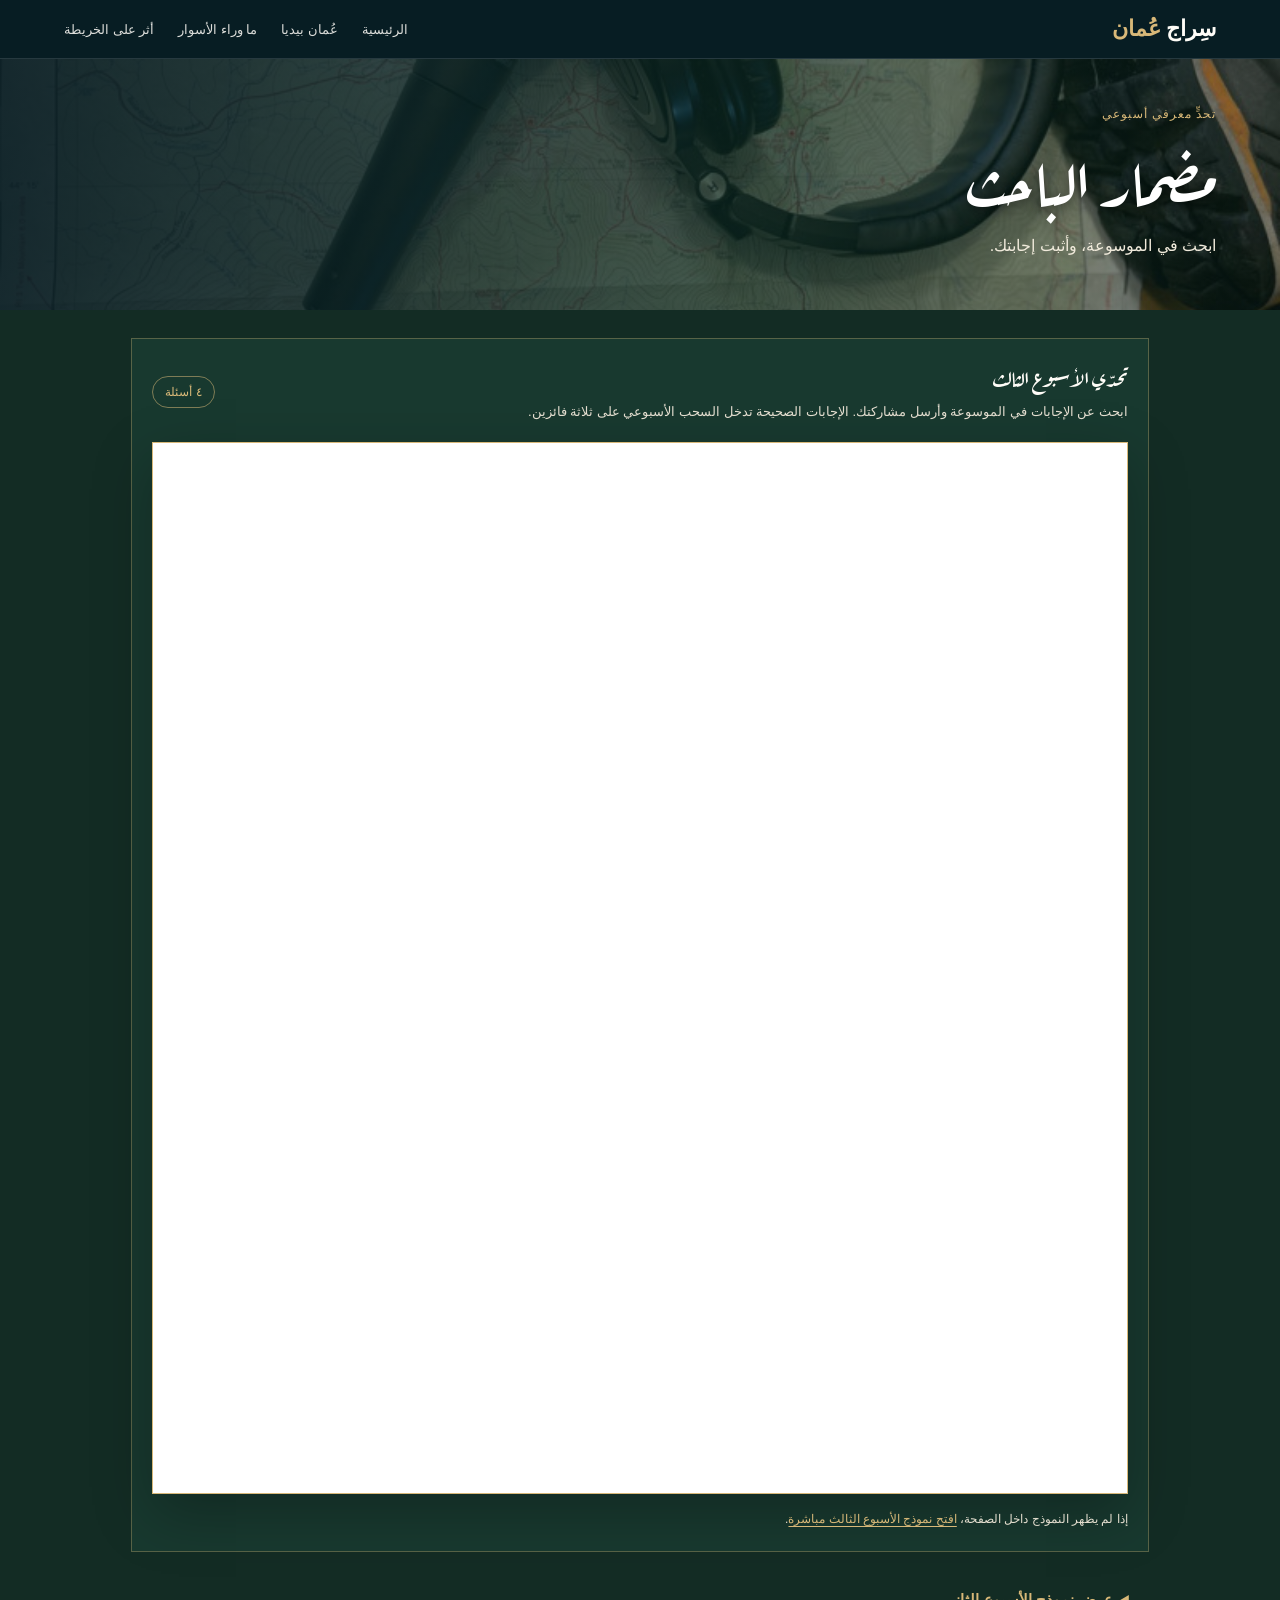
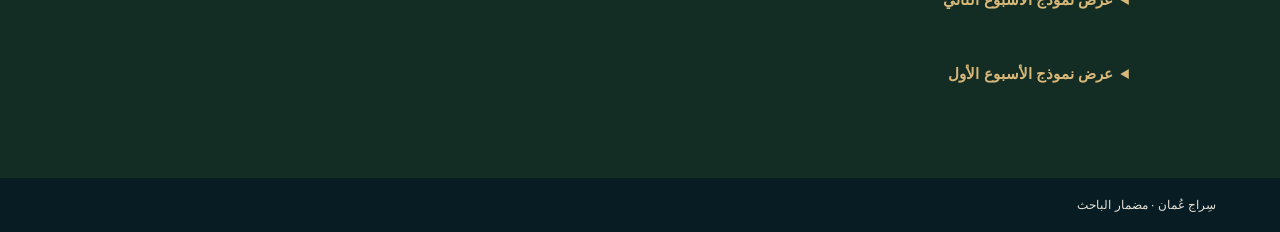
<file: research.html>
<!doctype html>
<html lang="ar" dir="rtl">
<head>
  <meta charset="utf-8">
  <meta name="viewport" content="width=device-width, initial-scale=1">
  <meta name="description" content="مضمار الباحث: تحدٍّ أسبوعي للبحث عن الإجابات في الموسوعة العُمانية.">
  <title>مضمار الباحث | سِراج عُمان</title>
  <link rel="stylesheet" href="/headings.css">
  <style>
    :root{--navy:#071d23;--green:#132c24;--gold:#d8b878;--paper:#fffdf8}
    *{box-sizing:border-box}body{margin:0;background:#132c24;color:var(--paper);font-family:Tahoma,Arial,sans-serif}a{color:inherit;text-decoration:none}
    header{background:var(--navy);border-bottom:1px solid #ffffff20}.nav{max-width:1320px;margin:auto;padding:16px 5%;display:flex;justify-content:space-between;align-items:center;gap:18px}.brand{font:700 22px Georgia,serif;white-space:nowrap}.brand span{color:var(--gold)}.links{display:flex;align-items:center;gap:24px;font-size:13px}.links a{opacity:.86}.links a:hover{color:var(--gold);opacity:1}
    .hero{min-height:245px;padding:48px 5%;display:flex;align-items:center;background:linear-gradient(90deg,#071d23ed,#0b2921b8 62%,#0b292166),url('/assets/quest.jpg') center 44%/cover no-repeat}.hero-inner{width:min(1180px,100%);margin:auto}.eyebrow{color:var(--gold);font-size:12px;letter-spacing:.08em}.hero h1{font-size:clamp(40px,5.5vw,64px);font-weight:400;color:#fff;margin:12px 0;line-height:1.35}.hero p{font-size:16px;line-height:1.9;color:#f0eadb;margin:0;max-width:720px}
    main{max-width:1120px;margin:0 auto;padding:28px 4% 56px}.intro{display:flex;justify-content:space-between;align-items:center;gap:20px;margin-bottom:18px}.intro h2{margin:0;font-size:22px;font-weight:500}.intro p{margin:7px 0 0;color:#e3ddcf;font-size:13px;line-height:1.9}.pill{display:inline-block;padding:8px 12px;border:1px solid #d8b87888;border-radius:999px;color:var(--gold);font-size:12px;white-space:nowrap}.week{margin:0 0 22px}.week-current{padding:20px;background:#18392f;border:1px solid #d8b87855}.week details{border:1px solid #d8b87855;background:#102820}.week summary{cursor:pointer;padding:17px 20px;color:var(--gold);font-size:15px;font-weight:bold}.week-archive{padding:0 20px 20px}.formbox{overflow:hidden;border:1px solid #d8b878;background:#fff;box-shadow:0 20px 55px #0004}.formbox iframe{display:block;width:100%;height:1050px;border:0;background:#fff}.fallback{margin:14px 0 0;color:#e4decf;font-size:12px;line-height:1.9}.fallback a{color:var(--gold);text-decoration:underline;text-underline-offset:3px}footer{background:var(--navy);color:#e4e1d6;padding:20px 5%;font-size:12px}
    @media(max-width:700px){.nav{align-items:flex-start;flex-direction:column}.links{gap:15px;flex-wrap:wrap;font-size:12px}.hero{min-height:220px;padding:38px 6%}.intro{align-items:flex-start;flex-direction:column}.intro h2{font-size:19px}.formbox iframe{height:1150px}main{padding:22px 3% 38px}}
  </style>
</head>
<body>
<header><div class="nav"><a class="brand" href="index.html">سِراج <span>عُمان</span></a><nav class="links" aria-label="التنقل"><a href="index.html">الرئيسية</a><a href="pedia.html">عُمان بيديا</a><a href="forts.html">ما وراء الأسوار</a><a href="map.html">أثر على الخريطة</a></nav></div></header>
<section class="hero"><div class="hero-inner"><div class="eyebrow">تحدٍّ معرفي أسبوعي</div><h1>مضمار الباحث</h1><p>ابحث في الموسوعة، وأثبت إجابتك.</p></div></section>
<main>
<section class="week week-current" aria-labelledby="week3-title"><div class="intro"><div><h2 id="week3-title">تحدّي الأسبوع الثالث</h2><p>ابحث عن الإجابات في الموسوعة وأرسل مشاركتك. الإجابات الصحيحة تدخل السحب الأسبوعي على ثلاثة فائزين.</p></div><span class="pill">٤ أسئلة</span></div><div class="formbox"><iframe title="نموذج مضمار الباحث للأسبوع الثالث" src="https://docs.google.com/forms/d/e/1FAIpQLSdsMnRCGxXffQkNq3gkh8mgwC66krz-hPY-c_c3FUOEXQGptQ/viewform?embedded=true" loading="lazy" allowfullscreen></iframe></div><p class="fallback">إذا لم يظهر النموذج داخل الصفحة، <a href="https://forms.gle/U86e56wZWbzdFAn66" target="_blank" rel="noopener noreferrer">افتح نموذج الأسبوع الثالث مباشرة</a>.</p></section>
<details class="week"><summary>عرض نموذج الأسبوع الثاني</summary><div class="week-archive"><div class="intro"><div><h2>النموذج الثاني · الأسبوع الثاني</h2><p>أرسل إجاباتك عن أسئلة الأسبوع الثاني.</p></div><span class="pill">٤ أسئلة</span></div><div class="formbox"><iframe title="نموذج مضمار الباحث للأسبوع الثاني" src="https://docs.google.com/forms/d/e/1FAIpQLSeWs-Y6O30kiHZQOzNVPdvZXqbM4uf97c0haPvCR7-NjO3VJg/viewform?embedded=true" loading="lazy" allowfullscreen></iframe></div><p class="fallback">إذا لم يظهر النموذج داخل الصفحة، <a href="https://forms.gle/SfzJNpkPHbxpe4yn7" target="_blank" rel="noopener noreferrer">افتح نموذج الأسبوع الثاني مباشرة</a>.</p></div></details>
<details class="week"><summary>عرض نموذج الأسبوع الأول</summary><div class="week-archive"><div class="intro"><div><h2>النموذج الأول · الأسبوع الأول</h2><p>أرسل إجاباتك عن أسئلة الأسبوع الأول.</p></div><span class="pill">٤ أسئلة</span></div><div class="formbox"><iframe title="نموذج مضمار الباحث للأسبوع الأول" src="https://docs.google.com/forms/d/e/1FAIpQLSeLI5KbXh_QptWWPU7YHMLDtH7fEyOxf9m-bkOrfcbGXzU32g/viewform?embedded=true" loading="lazy" allowfullscreen></iframe></div><p class="fallback">إذا لم يظهر النموذج داخل الصفحة، <a href="https://forms.gle/CAHTACKtnLza2Mud8" target="_blank" rel="noopener noreferrer">افتح نموذج الأسبوع الأول مباشرة</a>.</p></div></details>
</main>
<footer><a href="index.html">سِراج عُمان</a> · مضمار الباحث</footer>
</body>
</html>
</file>
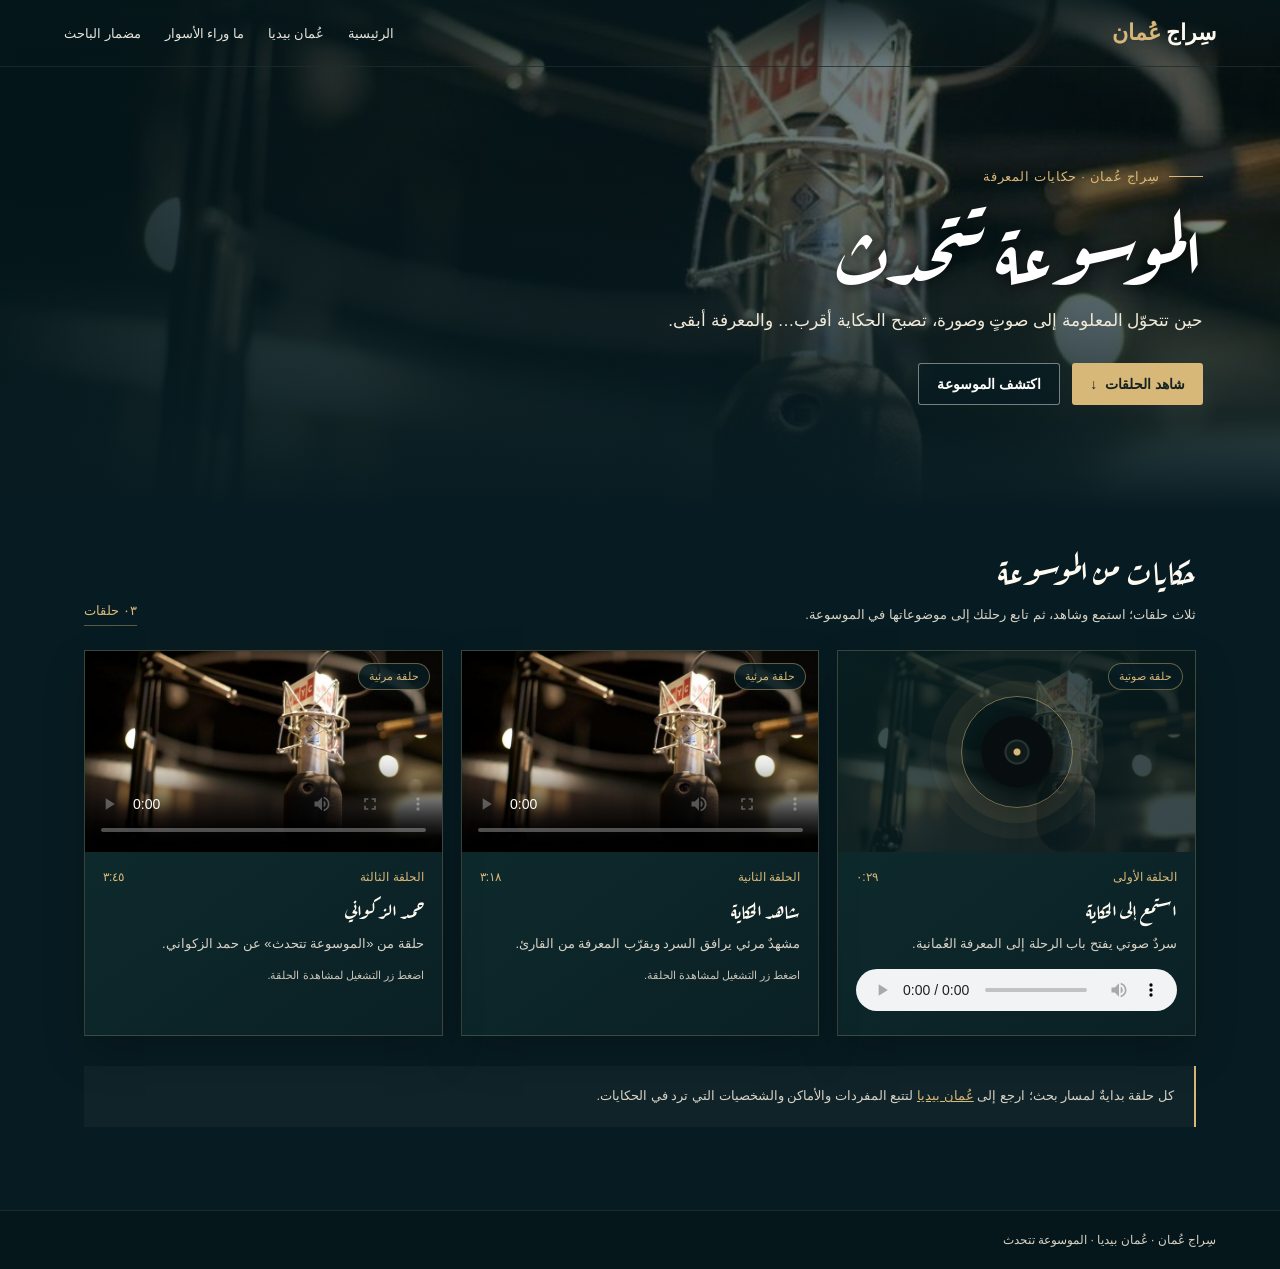
<file: voice.html>
<!doctype html>
<html lang="ar" dir="rtl">
<head>
<meta charset="utf-8">
<meta name="viewport" content="width=device-width, initial-scale=1">
<meta name="description" content="الموسوعة تتحدث: حلقات مرئية ومسموعة تحوّل المعرفة العُمانية إلى حكاية.">
<title>الموسوعة تتحدث | سِراج عُمان</title>
<link rel="stylesheet" href="headings.css">

<style>
:root {
  --night:#071c22;
  --deep:#0b2829;
  --gold:#d8b878;
  --cream:#fffaf0;
  --muted:#d7d2c5;
  --red:#a92f34;
}
* {box-sizing:border-box}
html {scroll-behavior:smooth}
body {
  margin:0;
  background:var(--night);
  color:var(--cream);
  font-family:Tahoma,Arial,sans-serif;
}
a {color:inherit;text-decoration:none}

header {
  position:absolute;
  z-index:5;
  inset:0 0 auto;
  background:linear-gradient(#06171acc,transparent);
  border-bottom:1px solid #ffffff12;
}
.nav {
  max-width:1320px;
  margin:auto;
  padding:20px 5%;
  display:flex;
  justify-content:space-between;
  align-items:center;
  gap:18px;
}
.brand {font:700 22px Georgia,serif;white-space:nowrap}
.brand span {color:var(--gold)}
.links {display:flex;gap:24px;align-items:center;font-size:13px}
.links a {opacity:.9}
.links a:hover {color:var(--gold)}

.hero {
  min-height:510px;
  display:flex;
  align-items:flex-end;
  padding:120px 6% 56px;
  position:relative;
  isolation:isolate;
  overflow:hidden;
  background:
    linear-gradient(90deg,#04171be8 0%,#071d23a8 52%,#071d2370 100%),
    url('assets/voice.jpg') center 42%/cover no-repeat;
}
.hero:after {
  content:"";
  position:absolute;
  z-index:-1;
  inset:35% 0 0;
  background:linear-gradient(transparent,var(--night));
}
.hero-inner {width:min(1180px,100%);margin:auto}
.eyebrow {
  display:flex;
  align-items:center;
  gap:10px;
  color:var(--gold);
  font-size:13px;
  letter-spacing:.05em;
}
.eyebrow:before {
  content:"";
  width:34px;
  height:1px;
  background:var(--gold);
}
.hero h1 {
  font-size:clamp(42px,7vw,78px);
  line-height:1.25;
  font-weight:400;
  color:#fff;
  margin:15px 0 8px;
}
.hero p {
  font-size:17px;
  line-height:1.9;
  color:#f1ead9;
  margin:0;
  max-width:620px;
}
.hero-actions {
  margin-top:26px;
  display:flex;
  gap:12px;
  flex-wrap:wrap;
}
.btn {
  display:inline-flex;
  align-items:center;
  gap:8px;
  padding:12px 18px;
  border-radius:3px;
  background:var(--gold);
  color:#152222;
  font-weight:bold;
  font-size:14px;
}
.btn.secondary {
  background:#071c22aa;
  border:1px solid #ffffff70;
  color:#fff;
}

main {max-width:1240px;margin:auto;padding:22px 5% 70px}
.shelf-head {
  display:flex;
  justify-content:space-between;
  align-items:end;
  gap:20px;
  margin:10px 0 24px;
}
.shelf-head h2 {
  font-weight:400;
  font-size:clamp(24px,3vw,34px);
  margin:0;
}
.shelf-head p {
  margin:8px 0 0;
  color:var(--muted);
  font-size:13px;
  line-height:1.8;
}
.count {
  color:var(--gold);
  font-size:13px;
  white-space:nowrap;
  border-bottom:1px solid #d8b87866;
  padding-bottom:7px;
}
.episodes {
  display:grid;
  grid-template-columns:repeat(3,minmax(0,1fr));
  gap:18px;
}
.episode {
  background:linear-gradient(145deg,#102e30,#0a2025);
  border:1px solid #d8b87838;
  box-shadow:0 18px 40px #0003;
  overflow:hidden;
  transition:transform .25s,border-color .25s;
}
.episode:hover {
  transform:translateY(-5px);
  border-color:#d8b878aa;
}
.media {
  position:relative;
  background:#061419;
  aspect-ratio:16/9;
  overflow:hidden;
}
.media video {
  display:block;
  width:100%;
  height:100%;
  object-fit:cover;
}
.audio-art {
  height:100%;
  display:flex;
  align-items:center;
  justify-content:center;
  position:relative;
  background:
    linear-gradient(135deg,#0a2527cc,#07191dcc),
    url('assets/voice.jpg') center/cover;
}
.audio-art:before {
  content:"";
  position:absolute;
  width:110px;
  height:110px;
  border:1px solid #d8b8788a;
  border-radius:50%;
  box-shadow:0 0 0 15px #d8b87812,0 0 0 31px #d8b8780a;
}
.disc {
  width:72px;
  height:72px;
  border-radius:50%;
  background:radial-gradient(circle,#d8b878 0 3px,#101a19 4px 10px,#273436 11px 12px,#080e10 13px 100%);
  box-shadow:0 8px 28px #0009;
  z-index:1;
}
.media-label {
  position:absolute;
  top:12px;
  right:12px;
  padding:6px 10px;
  border-radius:99px;
  background:#071c22d9;
  border:1px solid #d8b87870;
  color:var(--gold);
  font-size:11px;
}
.episode-body {padding:18px 18px 20px}
.episode-meta {
  display:flex;
  justify-content:space-between;
  gap:12px;
  color:#d8b878;
  font-size:12px;
}
.episode h3 {font-size:20px;font-weight:500;margin:10px 0 7px}
.episode p {
  font-size:13px;
  line-height:1.8;
  color:var(--muted);
  margin:0 0 14px;
}
.player {width:100%;height:42px;accent-color:var(--gold)}
.watch-note {
  font-size:11px;
  color:#c9c3b5;
  margin-top:10px;
}
.endnote {
  margin-top:30px;
  padding:18px 20px;
  border-right:2px solid var(--gold);
  background:#ffffff08;
  color:var(--muted);
  font-size:13px;
  line-height:1.9;
}
footer {
  border-top:1px solid #ffffff16;
  background:#06171b;
  padding:22px 5%;
  color:var(--muted);
  font-size:12px;
}
footer a:hover {color:var(--gold)}

@media(max-width:800px) {
  .episodes {grid-template-columns:1fr 1fr}
  .hero {min-height:450px}
  .nav {align-items:flex-start;flex-direction:column}
  .links {gap:14px;flex-wrap:wrap;font-size:12px}
}
@media(max-width:560px) {
  .episodes {grid-template-columns:1fr}
  .hero {min-height:410px;padding:110px 6% 42px}
  .shelf-head {align-items:flex-start;flex-direction:column}
  .nav {padding:14px 5%}
  .episode-body {padding:16px}
}
</style>
</head>

<body>

<header>
  <div class="nav">
    <a class="brand" href="index.html">سِراج <span>عُمان</span></a>
    <nav class="links" aria-label="التنقل">
      <a href="index.html">الرئيسية</a>
      <a href="pedia.html">عُمان بيديا</a>
      <a href="forts.html">ما وراء الأسوار</a>
      <a href="research.html">مضمار الباحث</a>
    </nav>
  </div>
</header>

<section class="hero">
  <div class="hero-inner">
    <div class="eyebrow">سِراج عُمان · حكايات المعرفة</div>
    <h1>الموسوعة تتحدث</h1>
    <p>حين تتحوّل المعلومة إلى صوتٍ وصورة، تصبح الحكاية أقرب… والمعرفة أبقى.</p>
    <div class="hero-actions">
      <a class="btn" href="#episodes">شاهد الحلقات <span aria-hidden="true">↓</span></a>
      <a class="btn secondary" href="pedia.html">اكتشف الموسوعة</a>
    </div>
  </div>
</section>

<main id="episodes">

  <section class="shelf-head">
    <div>
      <h2>حكايات من الموسوعة</h2>
      <p>ثلاث حلقات؛ استمع وشاهد، ثم تابع رحلتك إلى موضوعاتها في الموسوعة.</p>
    </div>
    <span class="count">٠٣ حلقات</span>
  </section>

  <div class="episodes">

    <!-- الحلقة الأولى -->
    <article class="episode">
      <div class="media">
        <div class="audio-art" aria-label="مشهد صوتي">
          <span class="disc" aria-hidden="true"></span>
        </div>
        <span class="media-label">حلقة صوتية</span>
      </div>
      <div class="episode-body">
        <div class="episode-meta">
          <span>الحلقة الأولى</span>
          <span>٠:٢٩</span>
        </div>
        <h3>استمع إلى الحكاية</h3>
        <p>سردٌ صوتي يفتح باب الرحلة إلى المعرفة العُمانية.</p>
        <audio class="player" controls preload="metadata">
          <source src="media/episode-01-audio.mp4" type="audio/mp4">
          متصفحك لا يدعم تشغيل الصوت.
        </audio>
      </div>
    </article>

    <!-- الحلقة الثانية -->
    <article class="episode">
      <div class="media">
        <video controls preload="metadata" poster="assets/voice.jpg" playsinline>
          <source src="media/episode-02.mp4" type="video/mp4">
          متصفحك لا يدعم تشغيل الفيديو.
        </video>
        <span class="media-label">حلقة مرئية</span>
      </div>
      <div class="episode-body">
        <div class="episode-meta">
          <span>الحلقة الثانية</span>
          <span>٣:١٨</span>
        </div>
        <h3>شاهد الحكاية</h3>
        <p>مشهدٌ مرئي يرافق السرد ويقرّب المعرفة من القارئ.</p>
        <div class="watch-note">اضغط زر التشغيل لمشاهدة الحلقة.</div>
      </div>
    </article>

    <!-- الحلقة الثالثة -->
    <article class="episode">
      <div class="media">
        <video controls preload="metadata" poster="assets/voice.jpg" playsinline>
          <source src="media/episode-03.mp4" type="video/mp4">
          متصفحك لا يدعم تشغيل الفيديو.
        </video>
        <span class="media-label">حلقة مرئية</span>
      </div>
      <div class="episode-body">
        <div class="episode-meta">
          <span>الحلقة الثالثة</span>
          <span>٣:٤٥</span>
        </div>
        <h3>حمد الزكواني</h3>
        <p>حلقة من «الموسوعة تتحدث» عن حمد الزكواني.</p>
        <div class="watch-note">اضغط زر التشغيل لمشاهدة الحلقة.</div>
      </div>
    </article>

  </div>

  <p class="endnote">
    كل حلقة بدايةٌ لمسار بحث؛ ارجع إلى
    <a href="pedia.html" style="color:var(--gold);text-decoration:underline">عُمان بيديا</a>
    لتتبع المفردات والأماكن والشخصيات التي ترد في الحكايات.
  </p>

</main>

<footer>
  <a href="index.html">سِراج عُمان</a> ·
  <a href="pedia.html">عُمان بيديا</a> ·
  الموسوعة تتحدث
</footer>

</body>
</html>
</file>
<file: headings.css>
@import url('https://fonts.googleapis.com/css2?family=Aref+Ruqaa:wght@400;700&family=Aref+Ruqaa+Ink:wght@400;700&display=swap');

html body :is(h1, h2, h3, h4, h5, h6, [role="heading"]) {
  font-family: "Aref Ruqaa", serif !important;
  font-synthesis: none;
}


/* Main title stays in its existing hero position; secondary page titles align right. */
html body.homepage .hero h1 { color: #fff !important; }
html body:not(.homepage) h1 { color: #fff !important; text-align: right; }
html body:not(.homepage) h1 :is(span, em) { color: #fff !important; }
/* Keep standalone account and review titles readable on their light page backgrounds. */
html body:not(.homepage) :is(.box, .wrap) > h1 {
  background: #102b25;
  border-right: 4px solid #b28c53;
  border-radius: 4px;
  padding: 12px 18px;
}
html body:not(.homepage) .loginpage h1 {
  background: #102b25;
  border-right: 4px solid #b28c53;
  border-radius: 4px;
  padding: 12px 18px;
}

/* Force clean white title glyphs; earlier gold shadows made them read as red. */
html body.homepage .hero h1,
html body.homepage .hero h1 * {
  color: #fff !important;
  -webkit-text-fill-color: #fff !important;
  text-shadow: 0 3px 18px rgba(0, 0, 0, .58) !important;
}
html body:not(.homepage) h1,
html body:not(.homepage) h1 * {
  color: #fff !important;
  -webkit-text-fill-color: #fff !important;
  text-align: right;
  text-shadow: 0 2px 14px rgba(0, 0, 0, .55) !important;
}
</file>
<file: about.css>
:root{--gold:#e4c38c;--ivory:#fff5df;--muted:#c0cbd4;--navy:#0b1725}*{box-sizing:border-box}html{scroll-behavior:smooth;scroll-padding-top:110px}body{margin:0;background:radial-gradient(ellipse at 10% 50%,#18334280,transparent 55%),#0b1725;color:var(--ivory);font-family:Tahoma,Arial,sans-serif;line-height:1.9}a{color:inherit;text-decoration:none}a:focus-visible,summary:focus-visible{outline:3px solid var(--gold);outline-offset:5px}.skip{position:fixed;top:-100px;z-index:10;background:var(--navy)}.skip:focus{top:10px}header{position:sticky;top:0;z-index:5;background:#0c1929ee;backdrop-filter:blur(18px);border-bottom:1px solid #e4c38c22}.nav{max-width:1500px;padding:16px 3%;margin:auto;display:flex;align-items:center;gap:28px}.brand{font-family:'Times New Roman',serif;font-size:30px;font-weight:bold;white-space:nowrap}.brand span{color:var(--gold)}nav{display:grid;grid-template-columns:repeat(8,1fr);gap:8px;flex:1}nav a{display:flex;align-items:center;justify-content:center;text-align:center;font-size:11px;line-height:1.6;min-height:52px;padding:9px 6px;border:1px solid #ffffff20;border-top:2px solid #bca47a;border-radius:9px;background:linear-gradient(135deg,#ffffff0c,#ffffff02);transition:transform .3s,background .3s}nav a:nth-child(2n){border-top-color:#80a7b8}nav a:nth-child(3n){border-top-color:#b99cba}nav a:hover{transform:translateY(-3px);background:#ffffff15}nav a[aria-current]{color:var(--gold);border-color:#e4c38c70;background:linear-gradient(135deg,#e4c38c22,#e4c38c04)}main{max-width:1600px;margin:auto}.intro{position:relative;min-height:610px;isolation:isolate;overflow:hidden}.intro-photo{position:absolute;inset:0;z-index:-2;background:url('assets/oman.webp') center 45%/cover}.intro:after{content:'';position:absolute;inset:0;z-index:-1;background:linear-gradient(270deg,#0b1725f5 5%,#0b1725dc 35%,#0b172525 100%),linear-gradient(0deg,#0b1725,transparent 45%)}.intro-content{max-width:1280px;margin:auto;padding:34px 5% 60px}.breadcrumb{font-size:12px;color:var(--muted);display:inline-flex;gap:20px}.eyebrow,.label{color:var(--gold);font-size:12px;letter-spacing:.7px}.eyebrow{margin:32px 0 16px}h1,h2{font-family:'Times New Roman',serif;font-weight:normal;line-height:1.35}h1{font-size:clamp(48px,5.2vw,76px);margin:0 0 20px;text-shadow:0 3px 30px #0007}h1 em{color:var(--gold);font-style:normal}.lead{max-width:520px;color:#e3e7e9;font-size:16px;line-height:2.1}.source{display:grid;gap:4px;font-size:10px;color:var(--muted);border-right:2px solid #d7b67c;padding-right:14px;margin:24px 0}.source strong{font-size:12px;color:var(--gold);font-weight:normal}.text-link{font-size:13px;display:inline-flex;gap:30px;align-items:center}.text-link span{color:var(--gold)}.section{max-width:1180px;margin:0 auto;padding:40px 24px}.purpose{display:grid;grid-template-columns:1fr 1fr;gap:22px;padding-top:15px}.panel{padding:32px 38px;border:1px solid #d6b98a40;border-radius:16px;position:relative;overflow:hidden;box-shadow:0 18px 35px #0003,inset 0 1px #ffffff15;transition:transform .4s,box-shadow .4s;transform:perspective(1000px) rotateX(0deg)}.panel:after{content:'';position:absolute;width:220px;height:220px;left:-120px;top:-100px;border:1px solid #e4c38c30;transform:rotate(45deg);box-shadow:0 0 0 18px #e4c38c05,0 0 0 36px #e4c38c05;pointer-events:none}.vision{background:radial-gradient(at 0% 100%,#79634844,transparent 70%),linear-gradient(130deg,#26323b,#111d2a)}.mission{background:radial-gradient(at 0% 100%,#34577466,transparent 70%),linear-gradient(130deg,#233849,#122131)}.panel:hover{transform:perspective(1000px) translateY(-5px) rotateX(1deg);box-shadow:0 25px 40px #0005}.panel h2{font-size:36px;margin:20px 0 14px}.panel p{color:var(--muted);font-size:14px;max-width:440px;margin:0}.section-heading{display:flex;align-items:end;justify-content:space-between;gap:25px;margin-bottom:26px}.section-heading h2,.compass h2{font-size:38px;margin:8px 0 0}.section-heading p{font-size:12px;color:var(--muted)}.goal-grid{display:grid;grid-template-columns:1fr 1fr;gap:14px;align-items:start}.goal{border:1px solid #ffffff20;border-radius:12px;background:linear-gradient(115deg,#3d526230,#11213190);box-shadow:0 6px 0 #07111c77;transition:transform .3s,border-color .3s}.goal:hover{transform:translateY(-3px);border-color:#e4c38c60}summary{cursor:pointer;list-style:none;display:flex;align-items:center;gap:18px;padding:22px}summary::-webkit-details-marker{display:none}.ordinal{color:var(--gold);font:24px Georgia,serif;opacity:.8}h3{margin:0;flex:1;font-size:16px;font-weight:normal}.plus{font-size:22px;color:var(--gold);transition:transform .3s}details[open] .plus{transform:rotate(45deg)}.goal p{font-size:13px;color:var(--muted);margin:0 57px 24px 24px;animation:appear .3s ease}.compass{display:flex;gap:60px;align-items:center;margin-top:20px;border-top:1px solid #ffffff15;border-bottom:1px solid #ffffff15}.compass>div:first-child{flex:1}.compass p{font-size:13px;max-width:630px;color:var(--muted)}.principles{display:grid;gap:12px;min-width:150px}.principles span{font-size:12px;border-right:2px solid #e4c38c70;padding-right:16px}.return{text-align:center;padding-bottom:65px}.return p{font-family:'Times New Roman',serif;font-size:26px}.button{display:inline-flex;gap:35px;padding:13px 24px;border-radius:8px;background:linear-gradient(110deg,#ae8550,#f1d6a5);color:#102033;font-size:13px;font-weight:bold;box-shadow:0 10px 30px #0004;transition:transform .3s}.button:hover{transform:translateY(-3px)}footer{max-width:1180px;margin:auto;border-top:1px solid #ffffff16;display:flex;gap:30px;justify-content:space-between;align-items:center;padding:28px 24px 35px}footer p{font-size:12px;color:var(--muted)}footer small{font-size:10px;color:var(--muted);max-width:330px}@keyframes appear{from{opacity:0;transform:translateY(-4px)}to{opacity:1;transform:translateY(0)}}@media(max-width:1100px){nav{grid-template-columns:repeat(4,1fr)}.nav{gap:18px}.intro{min-height:590px}}@media(max-width:650px){.nav{display:block;padding:10px 16px}.brand{font-size:26px}nav{display:flex;overflow:auto;gap:7px;margin-top:8px;padding-bottom:5px}nav a{flex:0 0 auto;min-height:42px;padding:8px 13px}.intro-content{padding:23px 24px 40px}.intro{min-height:580px}.intro:after{background:linear-gradient(270deg,#0b1725e8,#0b1725a8),linear-gradient(0deg,#0b1725,transparent)}h1{font-size:50px}.lead{font-size:14px}.purpose,.goal-grid{grid-template-columns:1fr}.section{padding:30px 20px}.purpose{padding-top:0}.panel{padding:26px}.panel h2{font-size:32px}.section-heading{display:block}.section-heading h2,.compass h2{font-size:32px}.section-heading p{margin-bottom:0}.compass{display:block;margin:0 20px;padding-right:0;padding-left:0}.principles{display:flex;flex-wrap:wrap;gap:20px;margin-top:20px}summary{padding:18px}h3{font-size:15px}footer{display:block;text-align:center}footer small{display:block;max-width:none}.return{padding-bottom:45px}}@media(prefers-reduced-motion:reduce){html{scroll-behavior:auto}*,*:after{animation:none!important;transition:none!important;transform:none!important}}
</file>
